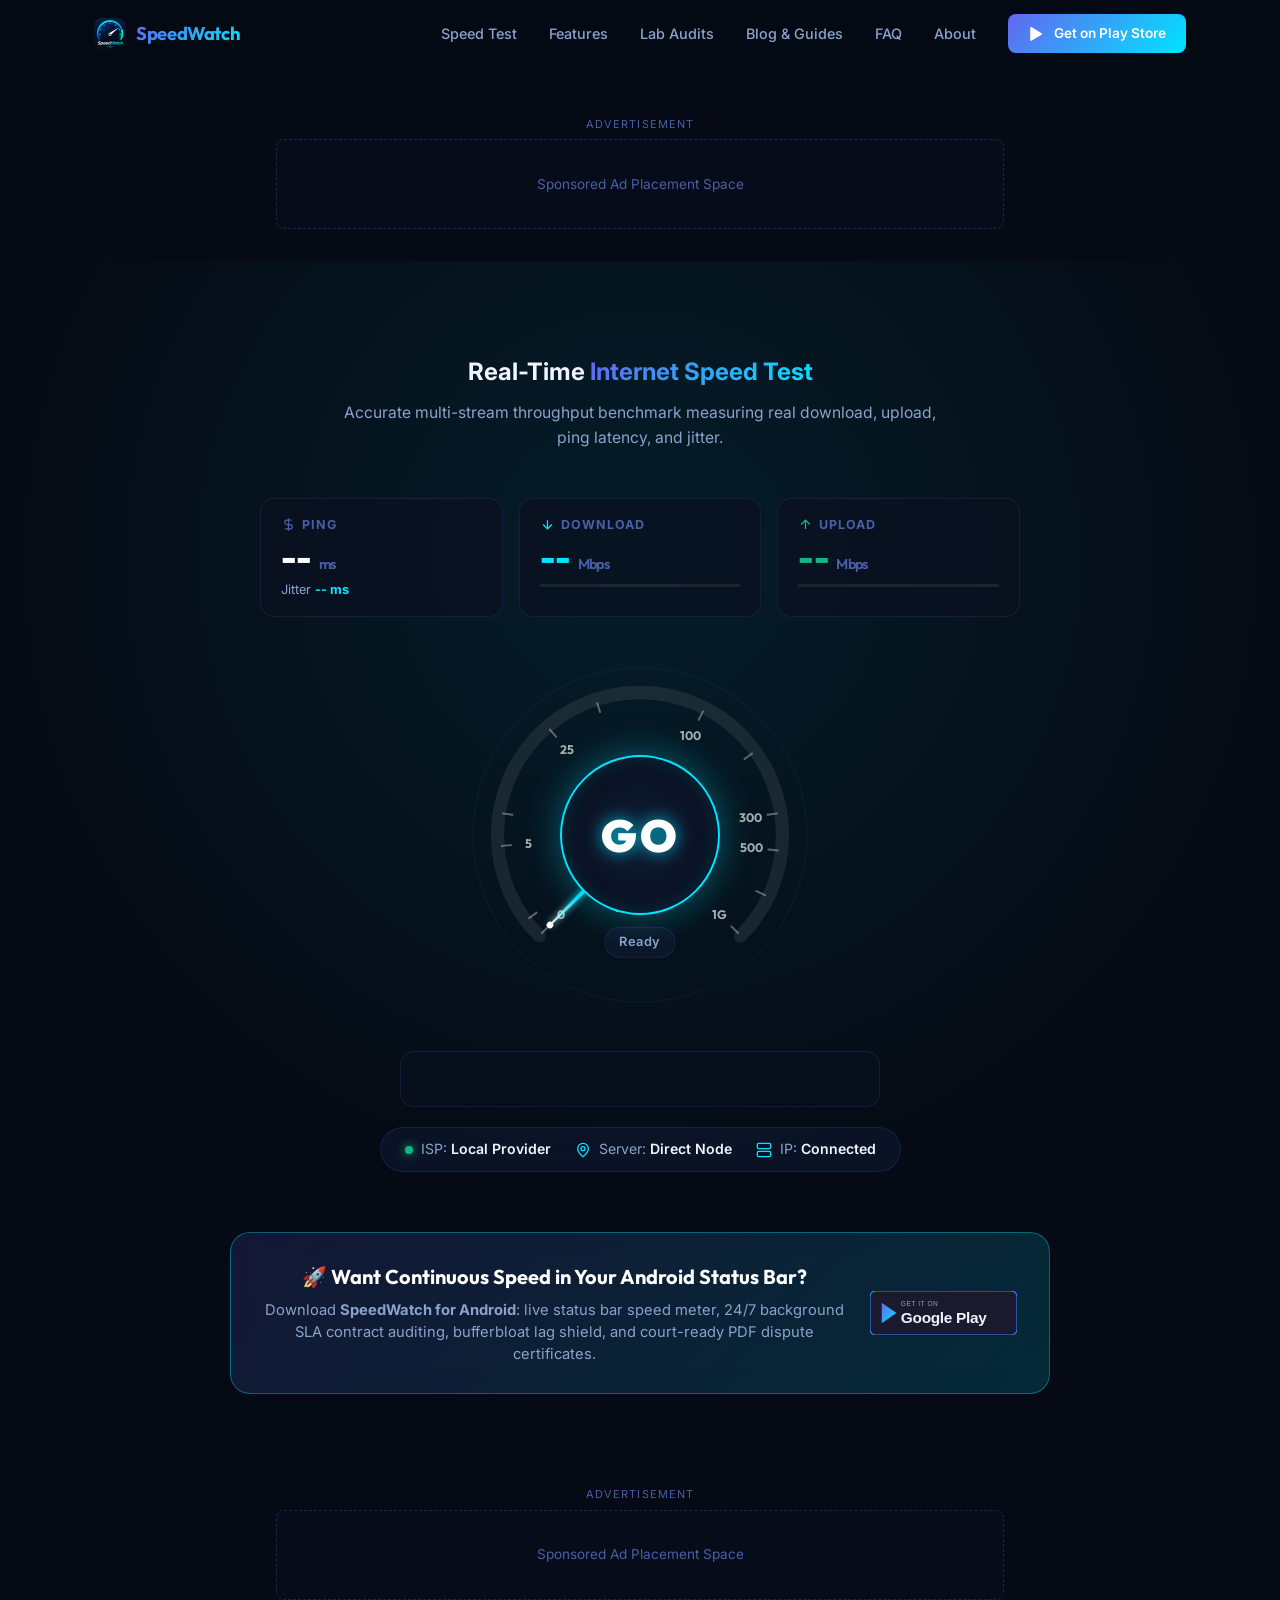
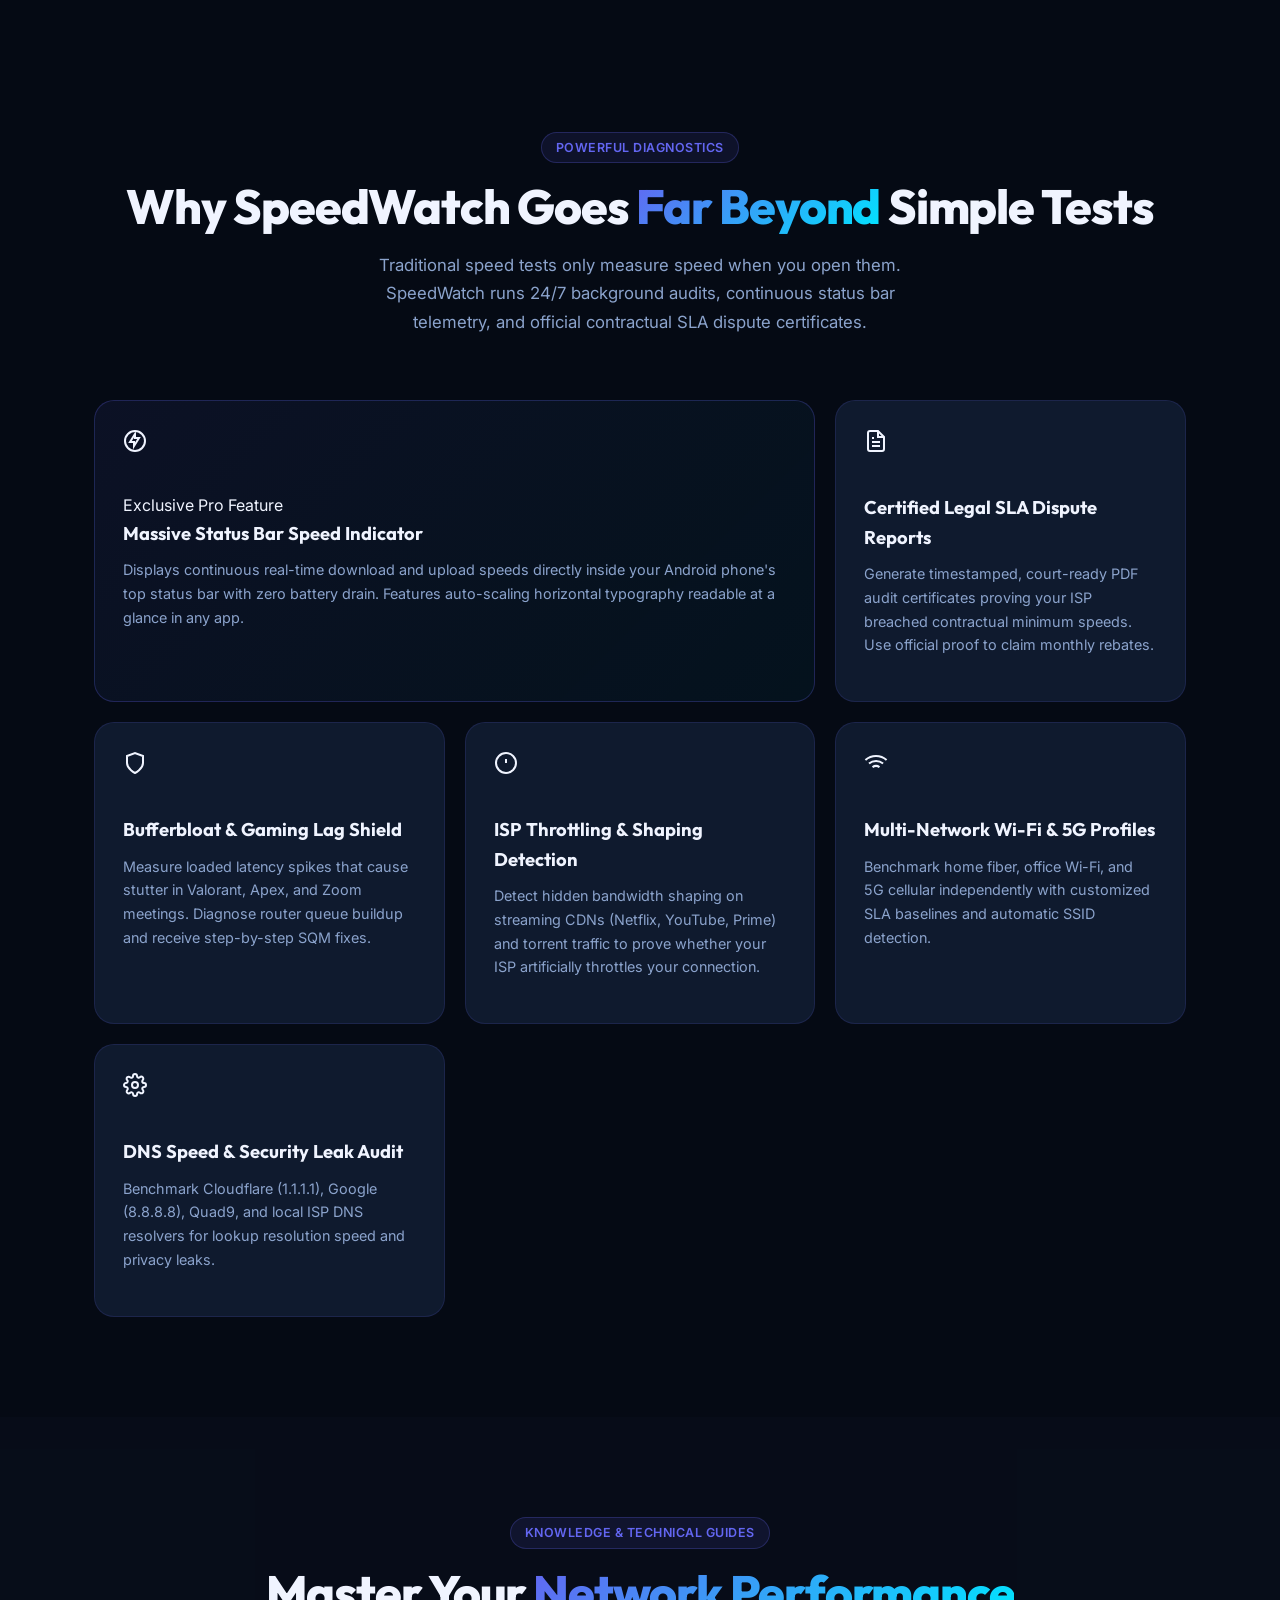
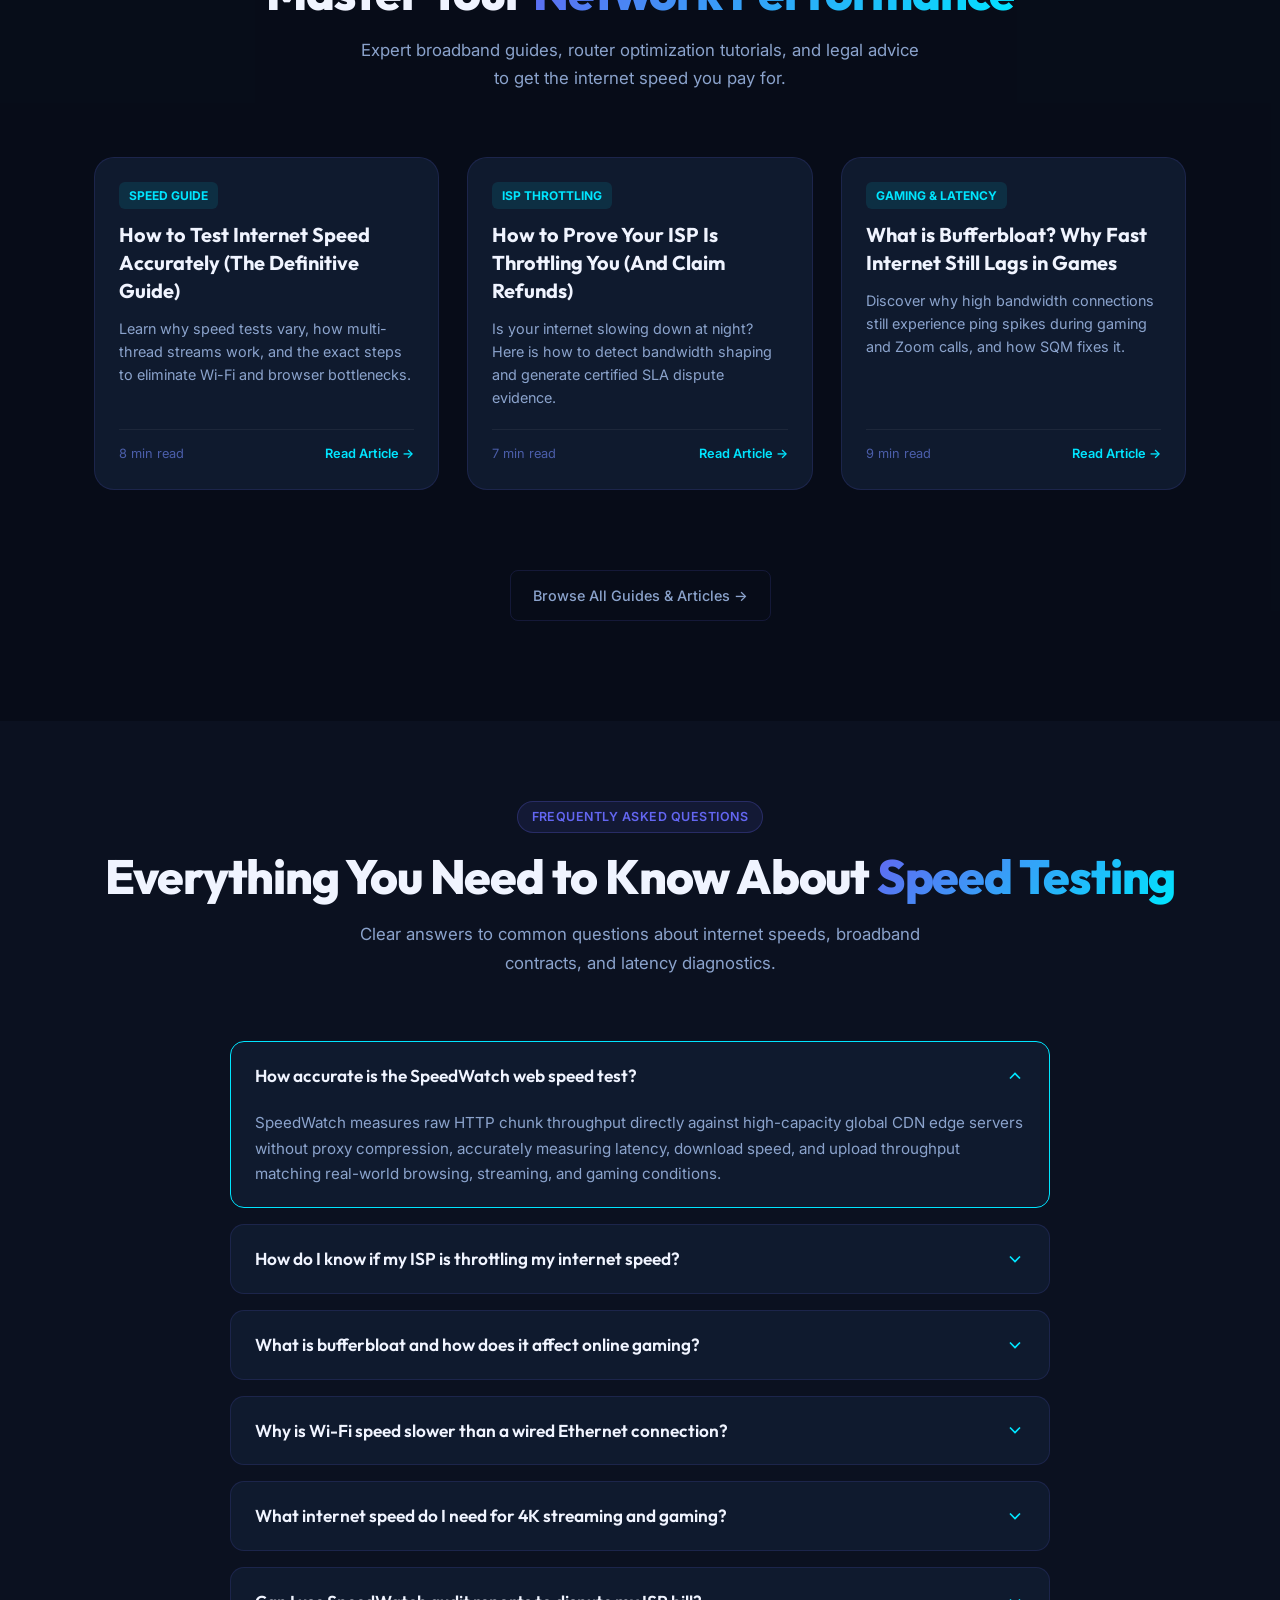
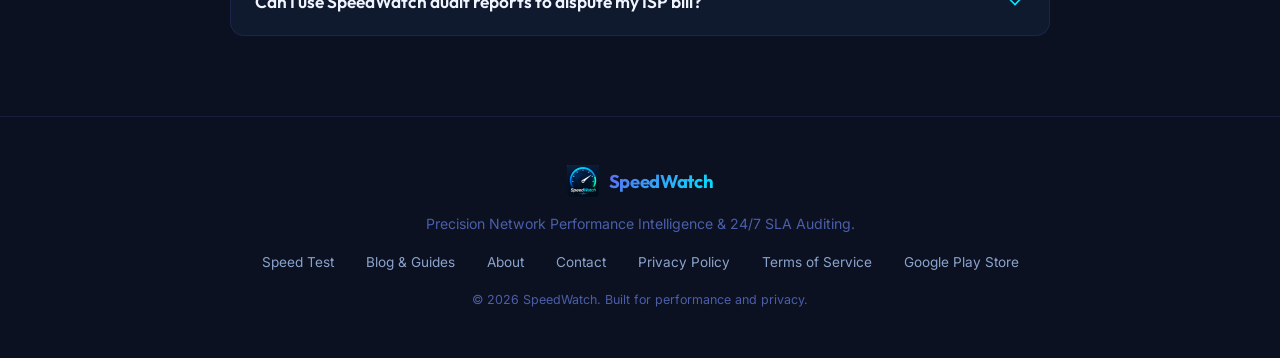
<file: index.html>
<!DOCTYPE html>
<html lang="en">

<head>
  <meta charset="UTF-8" />
  <meta name="viewport" content="width=device-width, initial-scale=1.0" />
  
  <!-- Primary Meta Tags -->
  <title>SpeedWatch – Free Internet Speed Test &amp; 24/7 Network Monitor</title>
  <meta name="title" content="SpeedWatch – Free Internet Speed Test &amp; 24/7 Network Monitor" />
  <meta name="description"
    content="Test your real internet download, upload, ping, jitter, and bufferbloat in seconds. Benchmark Wi-Fi, 5G, and broadband speeds, detect ISP throttling, and export certified SLA dispute PDF reports. Free on Android." />
  <meta name="keywords"
    content="internet speed test, speed test, wifi speed test, broadband speed test, ookla speedtest alternative, bufferbloat test, isp throttle test, 5g speed test, ping test, network monitor android, speedwatch" />
  <meta name="robots" content="index, follow, max-snippet:-1, max-image-preview:large, max-video-preview:-1" />
  <link rel="canonical" href="https://speedwatch-app.vercel.app/" />
  <meta name="author" content="SpeedWatch Team" />
  <meta name="theme-color" content="#050A14" />

  <!-- Open Graph / Facebook -->
  <meta property="og:type" content="website" />
  <meta property="og:url" content="https://speedwatch-app.vercel.app/" />
  <meta property="og:title" content="SpeedWatch – Free Internet Speed Test &amp; 24/7 Network Monitor" />
  <meta property="og:description"
    content="Accurately test download, upload, ping, and bufferbloat in seconds. Discover if your ISP is delivering promised speeds." />
  <meta property="og:image" content="https://speedwatch-app.vercel.app/assets/icon.png" />
  <meta property="og:site_name" content="SpeedWatch" />

  <!-- Twitter / X -->
  <meta property="twitter:card" content="summary_large_image" />
  <meta property="twitter:url" content="https://speedwatch-app.vercel.app/" />
  <meta property="twitter:title" content="SpeedWatch – Free Internet Speed Test &amp; 24/7 Network Monitor" />
  <meta property="twitter:description"
    content="Test your real internet speed in seconds. Detect ISP throttling, measure bufferbloat, and monitor 24/7 in your status bar." />
  <meta property="twitter:image" content="https://speedwatch-app.vercel.app/assets/icon.png" />

  <!-- Icons & Fonts -->
  <link rel="icon" href="assets/icon.png" type="image/png" />
  <link rel="apple-touch-icon" href="assets/icon.png" />
  <link rel="preconnect" href="https://fonts.googleapis.com" />
  <link rel="preconnect" href="https://fonts.gstatic.com" crossorigin />
  <link
    href="https://fonts.googleapis.com/css2?family=Inter:wght@300;400;500;600;700;800;900&family=Outfit:wght@400;500;600;700;800;900&display=swap"
    rel="stylesheet" />
  <link rel="stylesheet" href="style.css" />

  <!-- JSON-LD Structured Data Schemas for Google Search Console -->
  <script type="application/ld+json">
  {
    "@context": "https://schema.org",
    "@graph": [
      {
        "@type": "WebApplication",
        "@id": "https://speedwatch-app.vercel.app/#webapp",
        "url": "https://speedwatch-app.vercel.app/",
        "name": "SpeedWatch Online Internet Speed Test",
        "applicationCategory": "UtilitiesApplication",
        "operatingSystem": "All",
        "browserRequirements": "Requires HTML5 and JavaScript support",
        "description": "Professional in-browser broadband speed test calculating download speed, upload speed, latency ping, and jitter over edge servers.",
        "offers": {
          "@type": "Offer",
          "price": "0",
          "priceCurrency": "USD"
        }
      },
      {
        "@type": "SoftwareApplication",
        "@id": "https://speedwatch-app.vercel.app/#androidapp",
        "name": "SpeedWatch – Network Performance Monitor",
        "operatingSystem": "Android 8.0 and up",
        "applicationCategory": "UtilitiesApplication",
        "downloadUrl": "https://play.google.com/store/apps/details?id=com.speedwatch.app",
        "offers": {
          "@type": "Offer",
          "price": "0",
          "priceCurrency": "USD"
        },
        "aggregateRating": {
          "@type": "AggregateRating",
          "ratingValue": "4.9",
          "ratingCount": "1280"
        }
      },
      {
        "@type": "Organization",
        "@id": "https://speedwatch-app.vercel.app/#organization",
        "name": "SpeedWatch",
        "url": "https://speedwatch-app.vercel.app/",
        "logo": "https://speedwatch-app.vercel.app/assets/icon.png",
        "contactPoint": {
          "@type": "ContactPoint",
          "email": "cartoonworld7sb@gmail.com",
          "contactType": "customer support"
        }
      },
      {
        "@type": "FAQPage",
        "@id": "https://speedwatch-app.vercel.app/#faq",
        "mainEntity": [
          {
            "@type": "Question",
            "name": "How accurate is the SpeedWatch web speed test?",
            "acceptedAnswer": {
              "@type": "Answer",
              "text": "SpeedWatch measures raw HTTP chunk throughput directly against high-capacity global CDN edge servers without proxy compression, accurately measuring latency, download speed, and upload throughput matching real-world browsing, streaming, and gaming conditions."
            }
          },
          {
            "@type": "Question",
            "name": "How do I know if my ISP is throttling my internet speed?",
            "acceptedAnswer": {
              "@type": "Answer",
              "text": "ISP throttling commonly occurs during peak evening hours or on specific traffic types like video streaming and gaming. If your speed drops significantly below your contracted plan tier or fluctuates heavily, run diagnostic tests across different hours. The SpeedWatch Android app automates this with 24/7 background audits and official legal PDF dispute certificates."
            }
          },
          {
            "@type": "Question",
            "name": "What is bufferbloat and how does it affect online gaming?",
            "acceptedAnswer": {
              "@type": "Answer",
              "text": "Bufferbloat occurs when your router queues excessive packets during active downloads or uploads, causing severe latency spikes (lag). Even with 500 Mbps download, high bufferbloat creates rubber-banding in competitive games and frozen video on Zoom calls."
            }
          },
          {
            "@type": "Question",
            "name": "Why is Wi-Fi speed slower than a wired Ethernet connection?",
            "acceptedAnswer": {
              "@type": "Answer",
              "text": "Wi-Fi is subject to radio frequency interference from neighboring routers, physical wall attenuation, and protocol overhead. Ethernet provides a dedicated full-duplex shielded copper connection, typically delivering 20% to 50% faster real throughput with near-zero packet loss."
            }
          },
          {
            "@type": "Question",
            "name": "What internet speed do I need for 4K streaming and gaming?",
            "acceptedAnswer": {
              "@type": "Answer",
              "text": "A single 4K HDR video stream requires 25 Mbps continuous bandwidth. For households with multiple screens, smart TVs, and remote workers, 100–300 Mbps is recommended. For gaming, ping latency under 30 ms and jitter under 3 ms matter much more than raw download speed."
            }
          },
          {
            "@type": "Question",
            "name": "Can I use SpeedWatch audit reports to dispute my ISP bill?",
            "acceptedAnswer": {
              "@type": "Answer",
              "text": "Yes! The SpeedWatch Android app generates court-ready, timestamped, verified PDF SLA audit certificates proving contracted speed breaches, which users successfully submit to ISPs (Comcast, Spectrum, AT&T, Verizon) and regulatory bodies to claim monthly bill credits."
            }
          }
        ]
      }
    ]
  }
  </script>
</head>

<body>

  <!-- ===== NAVBAR ===== -->
  <nav class="navbar" id="navbar">
    <div class="nav-inner">
      <a href="/" class="nav-brand" aria-label="SpeedWatch Home">
        <img src="assets/icon.png" alt="SpeedWatch logo" class="nav-logo" />
        <span class="nav-wordmark">SpeedWatch</span>
      </a>
      <ul class="nav-links" role="navigation" aria-label="Main navigation">
        <li><a href="#speedtest" id="nav-speedtest">Speed Test</a></li>
        <li><a href="#features" id="nav-features">Features</a></li>
        <li><a href="#lab" id="nav-lab">Lab Audits</a></li>
        <li><a href="/blog/" id="nav-blog">Blog &amp; Guides</a></li>
        <li><a href="#faq" id="nav-faq">FAQ</a></li>
        <li><a href="about.html" id="nav-about">About</a></li>
      </ul>
      <a href="https://play.google.com/store/apps/details?id=com.speedwatch.app" class="btn-nav-cta" id="nav-cta"
        target="_blank" rel="noopener">
        <svg width="18" height="18" viewBox="0 0 24 24" fill="currentColor" aria-hidden="true">
          <path d="M3 20.5v-17c0-.83 1-1.3 1.6-.78l14 8.5c.53.32.53 1.04 0 1.36l-14 8.5c-.6.52-1.6.05-1.6-.78z" />
        </svg>
        Get on Play Store
      </a>
      <button class="hamburger" id="hamburger" aria-label="Open menu" aria-expanded="false">
        <span></span><span></span><span></span>
      </button>
    </div>
    <div class="mobile-menu" id="mobile-menu" aria-hidden="true">
      <a href="#speedtest">Speed Test</a>
      <a href="#features">Features</a>
      <a href="#lab">Lab Audits</a>
      <a href="/blog/">Blog &amp; Guides</a>
      <a href="#faq">FAQ</a>
      <a href="about.html">About SpeedWatch</a>
      <a href="contact.html">Contact &amp; Support</a>
      <a href="https://play.google.com/store/apps/details?id=com.speedwatch.app" target="_blank" rel="noopener"
        class="mobile-cta">Download Android App</a>
    </div>
  </nav>

  <!-- ===== ADSENSE LEADERBOARD (TOP) ===== -->
  <div class="container" style="padding-top: calc(var(--nav-h) + 16px);">
    <div class="ad-slot-container">
      <div class="ad-label">Advertisement</div>
      <div class="ad-box ad-leaderboard" id="ad-top-leaderboard">
        <!-- Google AdSense Ad Slot (Responsive Leaderboard 728x90) -->
        <span>Sponsored Ad Placement Space</span>
      </div>
    </div>
  </div>

  <!-- ===== SPEEDTEST.NET-STYLE HERO INTERACTIVE ENGINE ===== -->
  <section class="speedtest-section" id="speedtest" aria-labelledby="speedtest-title">
    <div class="container speedtest-arena">

      <header class="speedtest-header">
        <h1 id="speedtest-title" style="margin-bottom: 8px;">
          Real-Time <span class="gradient-text">Internet Speed Test</span>
        </h1>
        <p style="color: var(--text-secondary); max-width: 620px; margin: 0 auto 28px; font-size: 0.98rem;">
          Accurate multi-stream throughput benchmark measuring real download, upload, ping latency, and jitter.
        </p>
      </header>

      <!-- Top Primary 3-Metrics Display (Speedtest.net style) -->
      <div class="speedtest-top-metrics">
        <!-- Ping & Jitter Card -->
        <div class="metric-card" id="metric-ping-card">
          <div class="metric-card-label">
            <svg width="15" height="15" viewBox="0 0 24 24" fill="none" stroke="currentColor" stroke-width="2">
              <path d="M12 2v20M17 5H9.5a3.5 3.5 0 0 0 0 7h5a3.5 3.5 0 0 1 0 7H6"/>
            </svg>
            PING
          </div>
          <div class="metric-card-val"><span id="ping-value">--</span> <small class="metric-unit">ms</small></div>
          <div class="metric-card-sub">Jitter <strong id="jitter-value">-- ms</strong></div>
        </div>

        <!-- Download Card -->
        <div class="metric-card" id="metric-download-card">
          <div class="metric-card-label">
            <svg width="15" height="15" viewBox="0 0 24 24" fill="none" stroke="#00E5FF" stroke-width="2">
              <path d="M12 5v14M19 12l-7 7-7-7"/>
            </svg>
            DOWNLOAD
          </div>
          <div class="metric-card-val" style="color: #00E5FF;"><span id="download-value">--</span> <small class="metric-unit">Mbps</small></div>
          <div class="metric-progress-line"><div class="metric-progress-fill" id="dl-progress-fill"></div></div>
        </div>

        <!-- Upload Card -->
        <div class="metric-card" id="metric-upload-card">
          <div class="metric-card-label">
            <svg width="15" height="15" viewBox="0 0 24 24" fill="none" stroke="#10B981" stroke-width="2">
              <path d="M12 19V5M5 12l7-7 7 7"/>
            </svg>
            UPLOAD
          </div>
          <div class="metric-card-val" style="color: #10B981;"><span id="upload-value">--</span> <small class="metric-unit">Mbps</small></div>
          <div class="metric-progress-line"><div class="metric-progress-fill" id="ul-progress-fill"></div></div>
        </div>
      </div>

      <!-- Central Speedometer Gauge (Speedtest.net style) -->
      <div class="gauge-wrapper" id="speedtest-container">
        <svg class="gauge-svg" viewBox="0 0 400 400" aria-hidden="true">
          <defs>
            <linearGradient id="cyan-indigo-gradient" x1="0%" y1="0%" x2="100%" y2="100%">
              <stop offset="0%" stop-color="#6366F1" />
              <stop offset="50%" stop-color="#00E5FF" />
              <stop offset="100%" stop-color="#10B981" />
            </linearGradient>
            <linearGradient id="needle-gradient" x1="0%" y1="100%" x2="0%" y2="0%">
              <stop offset="0%" stop-color="rgba(0, 229, 255, 0.2)" />
              <stop offset="70%" stop-color="#00E5FF" />
              <stop offset="100%" stop-color="#FFFFFF" />
            </linearGradient>
            <filter id="needle-glow" x="-50%" y="-50%" width="200%" height="200%">
              <feGaussianBlur in="SourceGraphic" stdDeviation="4" result="blur" />
              <feMerge>
                <feMergeNode in="blur" />
                <feMergeNode in="SourceGraphic" />
              </feMerge>
            </filter>
          </defs>

          <!-- Outer Glow Track -->
          <circle class="gauge-outer-ring" cx="200" cy="200" r="176" />

          <!-- Background 270-deg Track (Arc: 706.86, Gap: 235.62, Radius: 150) -->
          <circle class="gauge-track" cx="200" cy="200" r="150"
            stroke-dasharray="706.86 235.62"
            stroke-dashoffset="0"
            transform="rotate(135 200 200)" />

          <!-- Dynamic Active Arc (Circumference: 942.48) -->
          <circle class="gauge-arc" id="gauge-arc" cx="200" cy="200" r="150"
            stroke-dasharray="942.48"
            stroke-dashoffset="942.48"
            transform="rotate(135 200 200)" />

          <!-- Dial Tick Lines & Numbers (Non-linear Scale) -->
          <g class="gauge-ticks">
            <line x1="103.8" y1="296.2" x2="96.8" y2="303.2" class="gauge-tick-line" />
            <line x1="91.2" y1="281.7" x2="83.2" y2="287.7" class="gauge-tick-line" />
            <line x1="64.4" y1="210.7" x2="54.5" y2="211.5" class="gauge-tick-line" />
            <line x1="65.7" y1="178.7" x2="55.8" y2="177.2" class="gauge-tick-line" />
            <line x1="111.7" y1="96.6" x2="105.2" y2="89.0" class="gauge-tick-line" />
            <line x1="158.0" y1="70.7" x2="154.9" y2="61.1" class="gauge-tick-line" />
            <line x1="261.7" y1="78.8" x2="266.3" y2="69.9" class="gauge-tick-line" />
            <line x1="310.0" y1="120.1" x2="318.1" y2="114.2" class="gauge-tick-line" />
            <line x1="334.3" y1="178.7" x2="344.2" y2="177.2" class="gauge-tick-line" />
            <line x1="335.1" y1="215.2" x2="345.1" y2="216.3" class="gauge-tick-line" />
            <line x1="322.5" y1="259.0" x2="331.5" y2="263.3" class="gauge-tick-line" />
            <line x1="296.2" y1="296.2" x2="303.2" y2="303.2" class="gauge-tick-line" />
            <text x="116.6" y="283.4">0</text>
            <text x="82.4" y="209.3">5</text>
            <text x="123.4" y="110.3">25</text>
            <text x="253.6" y="94.9">100</text>
            <text x="316.5" y="181.5">300</text>
            <text x="317.3" y="213.2">500</text>
            <text x="283.4" y="283.4">1G</text>
          </g>

          <!-- Needle Indicator -->
          <g class="gauge-needle" id="gauge-needle">
            <polygon points="196,200 204,200 201,66 199,66" fill="url(#needle-gradient)" filter="url(#needle-glow)" />
            <circle cx="200" cy="66" r="3.5" fill="#FFFFFF" />
            <circle cx="200" cy="200" r="16" class="gauge-hub" />
            <circle cx="200" cy="200" r="6" fill="#00E5FF" />
          </g>
        </svg>

        <!-- Center Interactive "GO" Button (Idle State) -->
        <button class="btn-speedtest-go" id="speedtest-start-btn" aria-label="Start Speed Test">
          <span class="go-pulse-ring"></span>
          <span class="go-text">GO</span>
        </button>

        <!-- Central Digital Readout (Testing State) -->
        <div class="gauge-center-readout" id="gauge-readout">
          <span class="gauge-digital-speed" id="live-speed-value">0.0</span>
          <span class="gauge-digital-unit" id="live-speed-unit">Mbps</span>
          <div class="test-phase-badge" id="test-phase-label">Ready</div>
        </div>
      </div>

      <!-- Real-Time Sparkline Waveform Canvas -->
      <div class="sparkline-container">
        <canvas id="speed-sparkline-canvas" width="480" height="56"></canvas>
      </div>

      <!-- Telemetry Info Bar (Client ISP, Server, IP) -->
      <div class="speedtest-telemetry-bar">
        <div class="telemetry-item">
          <span class="telemetry-dot"></span>
          <span>ISP: <strong id="isp-name-value">Detecting Network...</strong></span>
        </div>
        <div class="telemetry-item">
          <svg width="16" height="16" viewBox="0 0 24 24" fill="none" stroke="currentColor" stroke-width="2">
            <path d="M12 2a8 8 0 0 0-8 8c0 5.25 8 12 8 12s8-6.75 8-12a8 8 0 0 0-8-8z"/>
            <circle cx="12" cy="10" r="3"/>
          </svg>
          <span>Server: <strong id="server-location-value">Global Edge Network</strong></span>
        </div>
        <div class="telemetry-item">
          <svg width="16" height="16" viewBox="0 0 24 24" fill="none" stroke="currentColor" stroke-width="2">
            <rect x="2" y="2" width="20" height="8" rx="2" ry="2"/>
            <rect x="2" y="14" width="20" height="8" rx="2" ry="2"/>
            <line x1="6" y1="6" x2="6.01" y2="6"/>
            <line x1="6" y1="18" x2="6.01" y2="18"/>
          </svg>
          <span>IP: <strong id="client-ip-value">Detecting...</strong></span>
        </div>
      </div>

      <!-- Test Completed Results Summary Card -->
      <div class="speedtest-results-card is-hidden" id="speedtest-results-card">
        <div class="result-card-header">
          <div>
            <div class="result-card-title">Network Audit Summary</div>
            <div style="font-size: 0.85rem; color: var(--text-muted); margin-top: 4px;">Measured against Cloudflare Global Edge</div>
          </div>
          <div class="result-grade-badge" id="result-grade-badge">
            <span class="badge-grade">A+</span>
            <span class="badge-label">Broadband Certified</span>
          </div>
        </div>

        <!-- Results Metrics Breakdown Grid -->
        <div class="result-metrics-summary">
          <div class="result-metric-item">
            <span class="result-metric-label">Download</span>
            <div class="result-metric-value" style="color: #00E5FF;"><strong id="res-download-val">--</strong> <small>Mbps</small></div>
          </div>
          <div class="result-metric-item">
            <span class="result-metric-label">Upload</span>
            <div class="result-metric-value" style="color: #10B981;"><strong id="res-upload-val">--</strong> <small>Mbps</small></div>
          </div>
          <div class="result-metric-item">
            <span class="result-metric-label">Ping</span>
            <div class="result-metric-value"><strong id="res-ping-val">--</strong> <small>ms</small></div>
          </div>
          <div class="result-metric-item">
            <span class="result-metric-label">Jitter</span>
            <div class="result-metric-value"><strong id="res-jitter-val">--</strong> <small>ms</small></div>
          </div>
        </div>

        <p style="font-size: 0.95rem; color: var(--text-secondary); line-height: 1.6; margin-bottom: 20px;">
          Your connection was benchmarked with high precision. For persistent 24/7 background auditing and official court-ready SLA breach dispute PDF reports, get the SpeedWatch Android app.
        </p>

        <div class="result-actions">
          <button class="btn-primary" id="speedtest-restart-btn">Test Again ↺</button>
          <button class="btn-ghost" id="speedtest-share-btn">Share Result 🔗</button>
        </div>
      </div>

      <!-- Conversion Box: Web Test -> Android App -->
      <div class="app-conversion-box">
        <div class="app-conversion-content">
          <h4>🚀 Want Continuous Speed in Your Android Status Bar?</h4>
          <p>
            Download <strong>SpeedWatch for Android</strong>: live status bar speed meter, 24/7 background SLA contract auditing, bufferbloat lag shield, and court-ready PDF dispute certificates.
          </p>
        </div>
        <div class="app-conversion-cta">
          <a href="https://play.google.com/store/apps/details?id=com.speedwatch.app" target="_blank" rel="noopener"
            class="btn-primary" aria-label="Get SpeedWatch on Google Play">
            <img src="assets/google-play-badge.svg" alt="Get it on Google Play" style="height: 44px;" />
          </a>
        </div>
      </div>

    </div>
  </section>

  <!-- ===== MID-CONTENT AD SLOT ===== -->
  <div class="container">
    <div class="ad-slot-container">
      <div class="ad-label">Advertisement</div>
      <div class="ad-box ad-leaderboard" id="ad-mid-banner">
        <span>Sponsored Ad Placement Space</span>
      </div>
    </div>
  </div>

  <!-- ===== CORE APP FEATURES ===== -->
  <section class="section" id="features" aria-labelledby="features-heading">
    <div class="container">
      <div class="section-header">
        <span class="section-tag">Powerful Diagnostics</span>
        <h2 id="features-heading">Why SpeedWatch Goes <span class="gradient-text">Far Beyond</span> Simple Tests</h2>
        <p class="section-sub">
          Traditional speed tests only measure speed when you open them. SpeedWatch runs 24/7 background audits, continuous status bar telemetry, and official contractual SLA dispute certificates.
        </p>
      </div>

      <div class="features-grid">
        <div class="feature-card feature-card--highlight">
          <div class="feature-icon feature-icon--cyan">
            <svg width="24" height="24" viewBox="0 0 24 24" fill="none" stroke="currentColor" stroke-width="2">
              <path d="M12 2C6.48 2 2 6.48 2 12s4.48 10 10 10 10-4.48 10-10S17.52 2 12 2zm-1 15v-4H7l5-8v4h4l-5 8z" />
            </svg>
          </div>
          <div class="feature-tag">Exclusive Pro Feature</div>
          <h3>Massive Status Bar Speed Indicator</h3>
          <p>
            Displays continuous real-time download and upload speeds directly inside your Android phone's top status bar with zero battery drain. Features auto-scaling horizontal typography readable at a glance in any app.
          </p>
        </div>

        <div class="feature-card">
          <div class="feature-icon feature-icon--indigo">
            <svg width="24" height="24" viewBox="0 0 24 24" fill="none" stroke="currentColor" stroke-width="2">
              <path d="M14 2H6a2 2 0 0 0-2 2v16a2 2 0 0 0 2 2h12a2 2 0 0 0 2-2V8z" />
              <polyline points="14 2 14 8 20 8" />
              <line x1="16" y1="13" x2="8" y2="13" />
              <line x1="16" y1="17" x2="8" y2="17" />
              <polyline points="10 9 9 9 8 9" />
            </svg>
          </div>
          <h3>Certified Legal SLA Dispute Reports</h3>
          <p>
            Generate timestamped, court-ready PDF audit certificates proving your ISP breached contractual minimum speeds. Use official proof to claim monthly rebates.
          </p>
        </div>

        <div class="feature-card">
          <div class="feature-icon feature-icon--green">
            <svg width="24" height="24" viewBox="0 0 24 24" fill="none" stroke="currentColor" stroke-width="2">
              <path d="M12 22s8-4 8-10V5l-8-3-8 3v7c0 6 8 10 8 10z" />
            </svg>
          </div>
          <h3>Bufferbloat &amp; Gaming Lag Shield</h3>
          <p>
            Measure loaded latency spikes that cause stutter in Valorant, Apex, and Zoom meetings. Diagnose router queue buildup and receive step-by-step SQM fixes.
          </p>
        </div>

        <div class="feature-card">
          <div class="feature-icon feature-icon--yellow">
            <svg width="24" height="24" viewBox="0 0 24 24" fill="none" stroke="currentColor" stroke-width="2">
              <circle cx="12" cy="12" r="10" />
              <line x1="12" y1="8" x2="12" y2="12" />
              <line x1="12" y1="16" x2="12.01" y2="16" />
            </svg>
          </div>
          <h3>ISP Throttling &amp; Shaping Detection</h3>
          <p>
            Detect hidden bandwidth shaping on streaming CDNs (Netflix, YouTube, Prime) and torrent traffic to prove whether your ISP artificially throttles your connection.
          </p>
        </div>

        <div class="feature-card">
          <div class="feature-icon feature-icon--red">
            <svg width="24" height="24" viewBox="0 0 24 24" fill="none" stroke="currentColor" stroke-width="2">
              <path d="M5 12.55a11 11 0 0 1 14.08 0M1.42 9a16 16 0 0 1 21.16 0M8.53 16.11a6 6 0 0 1 6.95 0M12 20h.01" />
            </svg>
          </div>
          <h3>Multi-Network Wi-Fi &amp; 5G Profiles</h3>
          <p>
            Benchmark home fiber, office Wi-Fi, and 5G cellular independently with customized SLA baselines and automatic SSID detection.
          </p>
        </div>

        <div class="feature-card">
          <div class="feature-icon feature-icon--cyan">
            <svg width="24" height="24" viewBox="0 0 24 24" fill="none" stroke="currentColor" stroke-width="2">
              <circle cx="12" cy="12" r="3" />
              <path d="M19.4 15a1.65 1.65 0 0 0 .33 1.82l.06.06a2 2 0 0 1 0 2.83 2 2 0 0 1-2.83 0l-.06-.06a1.65 1.65 0 0 0-1.82-.33 1.65 1.65 0 0 0-1 1.51V21a2 2 0 0 1-2 2 2 2 0 0 1-2-2v-.09A1.65 1.65 0 0 0 9 19.4a1.65 1.65 0 0 0-1.82.33l-.06.06a2 2 0 0 1-2.83 0 2 2 0 0 1 0-2.83l.06-.06a1.65 1.65 0 0 0 .33-1.82 1.65 1.65 0 0 0-1.51-1H3a2 2 0 0 1-2-2 2 2 0 0 1 2-2h.09A1.65 1.65 0 0 0 4.6 9a1.65 1.65 0 0 0-.33-1.82l-.06-.06a2 2 0 0 1 0-2.83 2 2 0 0 1 2.83 0l.06.06a1.65 1.65 0 0 0 1.82.33H9a1.65 1.65 0 0 0 1-1.51V3a2 2 0 0 1 2-2 2 2 0 0 1 2 2v.09a1.65 1.65 0 0 0 1 1.51 1.65 1.65 0 0 0 1.82-.33l.06-.06a2 2 0 0 1 2.83 0 2 2 0 0 1 0 2.83l-.06.06a1.65 1.65 0 0 0-.33 1.82V9a1.65 1.65 0 0 0 1.51 1H21a2 2 0 0 1 2 2 2 2 0 0 1-2 2h-.09a1.65 1.65 0 0 0-1.51 1z" />
            </svg>
          </div>
          <h3>DNS Speed &amp; Security Leak Audit</h3>
          <p>
            Benchmark Cloudflare (1.1.1.1), Google (8.8.8.8), Quad9, and local ISP DNS resolvers for lookup resolution speed and privacy leaks.
          </p>
        </div>
      </div>
    </div>
  </section>

  <!-- ===== LATEST BLOG ARTICLES (HIGH-INTENT SEO CONTENT) ===== -->
  <section class="section" style="background: rgba(11, 17, 32, 0.4);" aria-labelledby="blog-heading">
    <div class="container">
      <div class="section-header">
        <span class="section-tag">Knowledge &amp; Technical Guides</span>
        <h2 id="blog-heading">Master Your <span class="gradient-text">Network Performance</span></h2>
        <p class="section-sub">
          Expert broadband guides, router optimization tutorials, and legal advice to get the internet speed you pay for.
        </p>
      </div>

      <div class="blog-grid">
        <article class="blog-card">
          <div class="blog-card-body">
            <span class="blog-card-tag">Speed Guide</span>
            <h3 class="blog-card-title">
              <a href="/blog/how-to-test-internet-speed-accurately.html">How to Test Internet Speed Accurately (The Definitive Guide)</a>
            </h3>
            <p class="blog-card-excerpt">
              Learn why speed tests vary, how multi-thread streams work, and the exact steps to eliminate Wi-Fi and browser bottlenecks.
            </p>
            <div class="blog-card-meta">
              <span>8 min read</span>
              <a href="/blog/how-to-test-internet-speed-accurately.html" style="color: var(--cyan); font-weight: 600;">Read Article →</a>
            </div>
          </div>
        </article>

        <article class="blog-card">
          <div class="blog-card-body">
            <span class="blog-card-tag">ISP Throttling</span>
            <h3 class="blog-card-title">
              <a href="/blog/how-to-detect-isp-throttling.html">How to Prove Your ISP Is Throttling You (And Claim Refunds)</a>
            </h3>
            <p class="blog-card-excerpt">
              Is your internet slowing down at night? Here is how to detect bandwidth shaping and generate certified SLA dispute evidence.
            </p>
            <div class="blog-card-meta">
              <span>7 min read</span>
              <a href="/blog/how-to-detect-isp-throttling.html" style="color: var(--cyan); font-weight: 600;">Read Article →</a>
            </div>
          </div>
        </article>

        <article class="blog-card">
          <div class="blog-card-body">
            <span class="blog-card-tag">Gaming &amp; Latency</span>
            <h3 class="blog-card-title">
              <a href="/blog/what-is-bufferbloat-how-to-fix.html">What is Bufferbloat? Why Fast Internet Still Lags in Games</a>
            </h3>
            <p class="blog-card-excerpt">
              Discover why high bandwidth connections still experience ping spikes during gaming and Zoom calls, and how SQM fixes it.
            </p>
            <div class="blog-card-meta">
              <span>9 min read</span>
              <a href="/blog/what-is-bufferbloat-how-to-fix.html" style="color: var(--cyan); font-weight: 600;">Read Article →</a>
            </div>
          </div>
        </article>
      </div>

      <div style="text-align: center; margin-top: 16px;">
        <a href="/blog/" class="btn-ghost" style="display: inline-block;">Browse All Guides &amp; Articles →</a>
      </div>
    </div>
  </section>

  <!-- ===== SEARCH CONSOLE HIGH-RANKING FAQ ACCORDION ===== -->
  <section class="faq-section" id="faq" aria-labelledby="faq-title">
    <div class="container">
      <div class="section-header">
        <span class="section-tag">Frequently Asked Questions</span>
        <h2 id="faq-title">Everything You Need to Know About <span class="gradient-text">Speed Testing</span></h2>
        <p class="section-sub">
          Clear answers to common questions about internet speeds, broadband contracts, and latency diagnostics.
        </p>
      </div>

      <div class="faq-list">
        <div class="faq-item active">
          <button class="faq-question">
            <span>How accurate is the SpeedWatch web speed test?</span>
            <svg width="20" height="20" viewBox="0 0 24 24" fill="none" stroke="currentColor" stroke-width="2">
              <polyline points="6 9 12 15 18 9" />
            </svg>
          </button>
          <div class="faq-answer">
            SpeedWatch measures raw HTTP chunk throughput directly against high-capacity global CDN edge servers without proxy compression, accurately measuring latency, download speed, and upload throughput matching real-world browsing, streaming, and gaming conditions.
          </div>
        </div>

        <div class="faq-item">
          <button class="faq-question">
            <span>How do I know if my ISP is throttling my internet speed?</span>
            <svg width="20" height="20" viewBox="0 0 24 24" fill="none" stroke="currentColor" stroke-width="2">
              <polyline points="6 9 12 15 18 9" />
            </svg>
          </button>
          <div class="faq-answer">
            ISP throttling commonly occurs during peak evening hours or on specific traffic types like video streaming and gaming. If your speed drops significantly below your contracted plan tier or fluctuates heavily, run diagnostic tests across different hours. The SpeedWatch Android app automates this with 24/7 background audits and official legal PDF dispute certificates.
          </div>
        </div>

        <div class="faq-item">
          <button class="faq-question">
            <span>What is bufferbloat and how does it affect online gaming?</span>
            <svg width="20" height="20" viewBox="0 0 24 24" fill="none" stroke="currentColor" stroke-width="2">
              <polyline points="6 9 12 15 18 9" />
            </svg>
          </button>
          <div class="faq-answer">
            Bufferbloat occurs when your router queues excessive packets during active downloads or uploads, causing severe latency spikes (lag). Even with 500 Mbps download, high bufferbloat creates rubber-banding in competitive games and frozen video on Zoom calls.
          </div>
        </div>

        <div class="faq-item">
          <button class="faq-question">
            <span>Why is Wi-Fi speed slower than a wired Ethernet connection?</span>
            <svg width="20" height="20" viewBox="0 0 24 24" fill="none" stroke="currentColor" stroke-width="2">
              <polyline points="6 9 12 15 18 9" />
            </svg>
          </button>
          <div class="faq-answer">
            Wi-Fi is subject to radio frequency interference from neighboring routers, physical wall attenuation, and protocol overhead. Ethernet provides a dedicated full-duplex shielded copper connection, typically delivering 20% to 50% faster real throughput with near-zero packet loss.
          </div>
        </div>

        <div class="faq-item">
          <button class="faq-question">
            <span>What internet speed do I need for 4K streaming and gaming?</span>
            <svg width="20" height="20" viewBox="0 0 24 24" fill="none" stroke="currentColor" stroke-width="2">
              <polyline points="6 9 12 15 18 9" />
            </svg>
          </button>
          <div class="faq-answer">
            A single 4K HDR video stream requires 25 Mbps continuous bandwidth. For households with multiple screens, smart TVs, and remote workers, 100–300 Mbps is recommended. For gaming, ping latency under 30 ms and jitter under 3 ms matter much more than raw download speed.
          </div>
        </div>

        <div class="faq-item">
          <button class="faq-question">
            <span>Can I use SpeedWatch audit reports to dispute my ISP bill?</span>
            <svg width="20" height="20" viewBox="0 0 24 24" fill="none" stroke="currentColor" stroke-width="2">
              <polyline points="6 9 12 15 18 9" />
            </svg>
          </button>
          <div class="faq-answer">
            Yes! The SpeedWatch Android app generates court-ready, timestamped, verified PDF SLA audit certificates proving contracted speed breaches, which users successfully submit to ISPs (Comcast, Spectrum, AT&T, Verizon) and regulatory bodies to claim monthly bill credits.
          </div>
        </div>
      </div>
    </div>
  </section>

  <!-- ===== FOOTER ===== -->
  <footer class="footer">
    <div class="container footer-inner">
      <div class="footer-brand">
        <img src="assets/icon.png" alt="SpeedWatch logo" style="width: 32px; height: 32px;" />
        <span class="nav-wordmark">SpeedWatch</span>
      </div>
      <p class="footer-tagline">
        Precision Network Performance Intelligence &amp; 24/7 SLA Auditing.
      </p>
      <div class="footer-links">
        <a href="#speedtest">Speed Test</a>
        <a href="/blog/">Blog &amp; Guides</a>
        <a href="about.html">About</a>
        <a href="contact.html">Contact</a>
        <a href="privacy.html">Privacy Policy</a>
        <a href="terms.html">Terms of Service</a>
        <a href="https://play.google.com/store/apps/details?id=com.speedwatch.app" target="_blank" rel="noopener">Google Play Store</a>
      </div>
      <p class="footer-copy">
        &copy; 2026 SpeedWatch. Built for performance and privacy.
      </p>
    </div>
  </footer>

  <script src="script.js"></script>
</body>

</html>
</file>
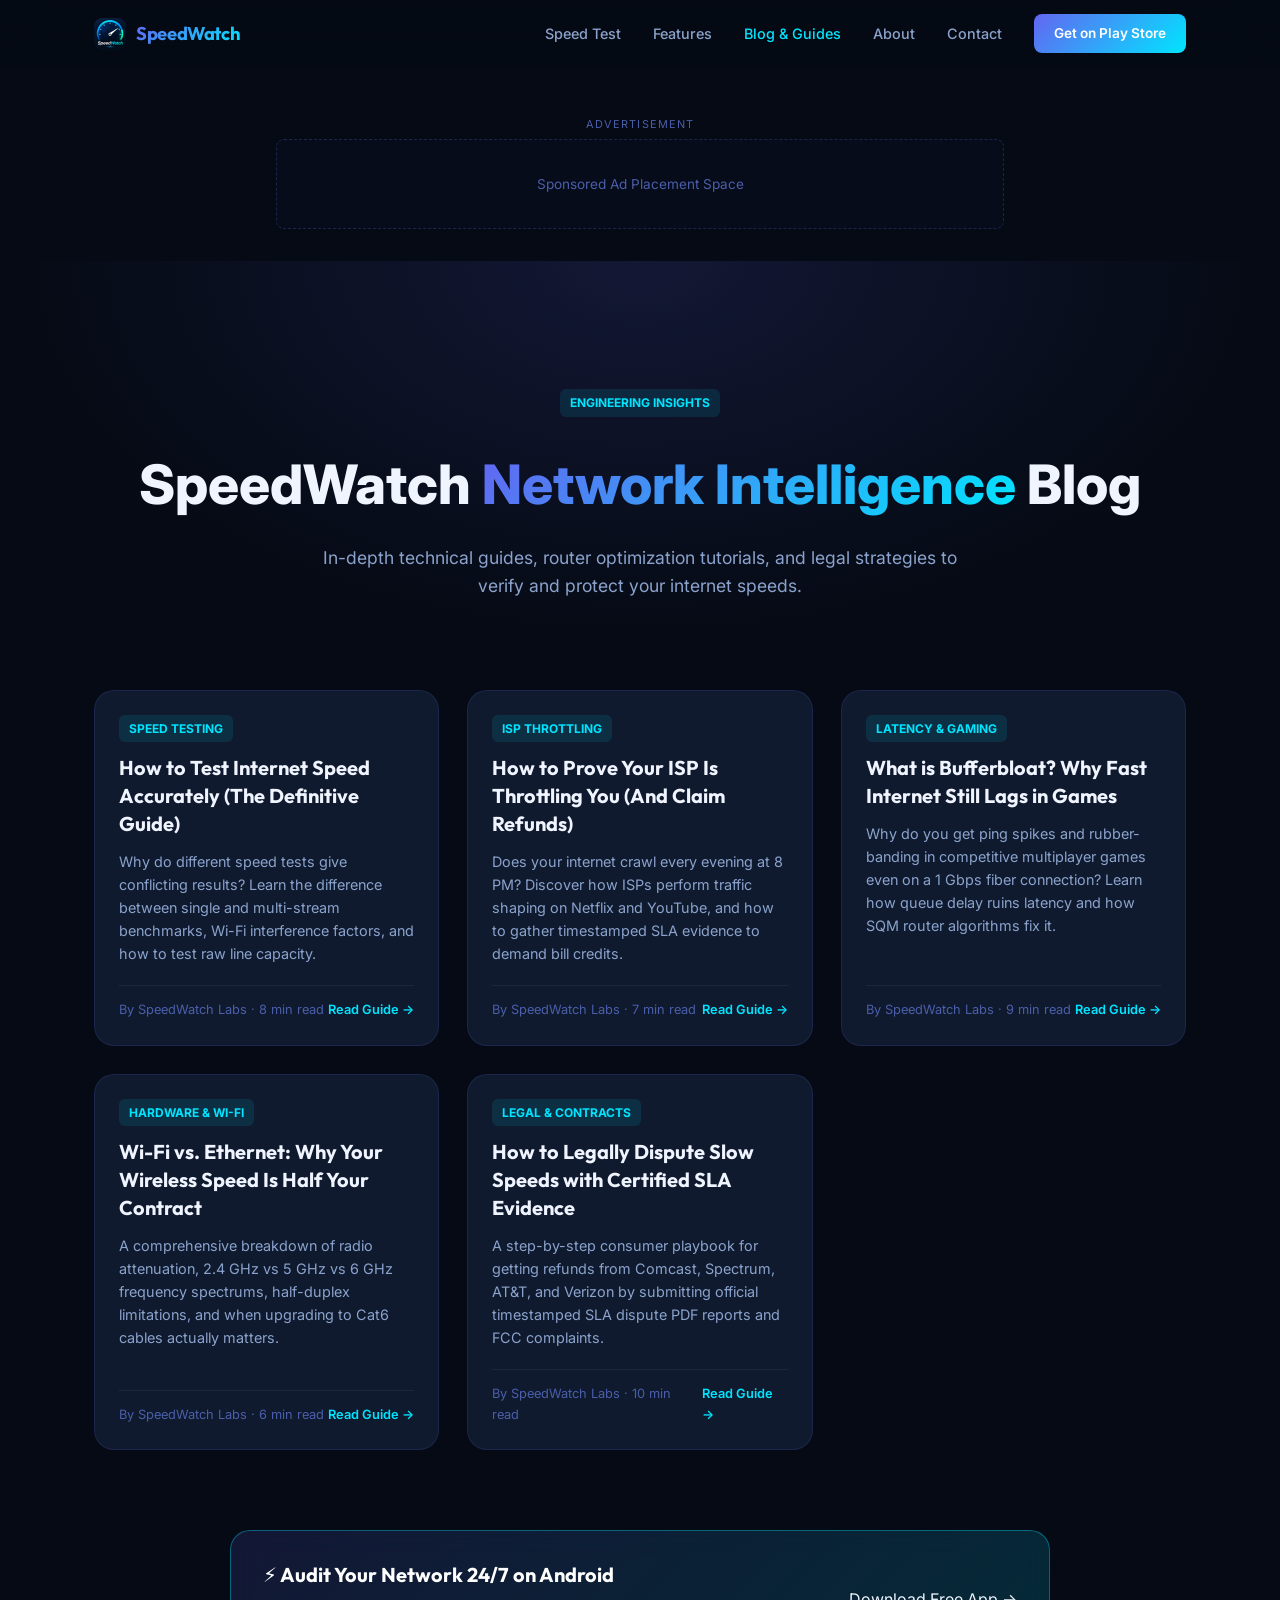
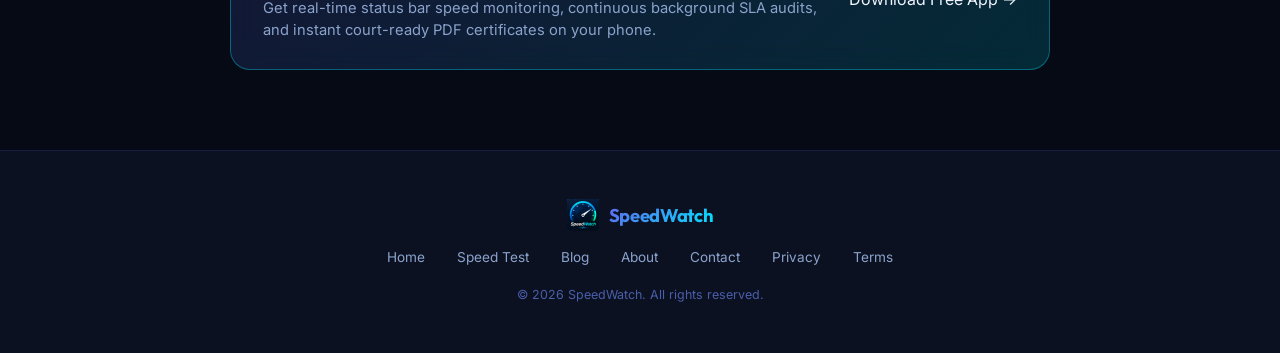
<file: blog/index.html>
<!DOCTYPE html>
<html lang="en">

<head>
  <meta charset="UTF-8" />
  <meta name="viewport" content="width=device-width, initial-scale=1.0" />
  <title>SpeedWatch Blog – Broadband Guides, ISP Throttling &amp; Latency Fixes</title>
  <meta name="description"
    content="Authoritative engineering guides on internet speed testing, ISP throttling detection, router bufferbloat fixes, and how to dispute slow speeds with certified SLA evidence." />
  <link rel="canonical" href="https://speedwatch-app.vercel.app/blog/" />
  <meta name="robots" content="index, follow" />
  <meta property="og:type" content="website" />
  <meta property="og:title" content="SpeedWatch Blog – Network Performance Guides" />
  <meta property="og:description"
    content="Authoritative broadband guides on speed testing, ISP throttling, bufferbloat, and Wi-Fi vs Ethernet." />
  <meta property="og:image" content="https://speedwatch-app.vercel.app/assets/icon.png" />
  <meta property="og:url" content="https://speedwatch-app.vercel.app/blog/" />
  
  <link rel="icon" href="../assets/icon.png" type="image/png" />
  <link rel="preconnect" href="https://fonts.googleapis.com" />
  <link rel="preconnect" href="https://fonts.gstatic.com" crossorigin />
  <link
    href="https://fonts.googleapis.com/css2?family=Inter:wght@300;400;500;600;700;800;900&family=Outfit:wght@400;500;600;700;800;900&display=swap"
    rel="stylesheet" />
  <link rel="stylesheet" href="../style.css" />

  <!-- Breadcrumb Schema -->
  <script type="application/ld+json">
  {
    "@context": "https://schema.org",
    "@type": "BreadcrumbList",
    "itemListElement": [
      {
        "@type": "ListItem",
        "position": 1,
        "name": "Home",
        "item": "https://speedwatch-app.vercel.app/"
      },
      {
        "@type": "ListItem",
        "position": 2,
        "name": "Blog",
        "item": "https://speedwatch-app.vercel.app/blog/"
      }
    ]
  }
  </script>
</head>

<body>

  <!-- ===== NAVBAR ===== -->
  <nav class="navbar" id="navbar">
    <div class="nav-inner">
      <a href="/" class="nav-brand" aria-label="SpeedWatch Home">
        <img src="../assets/icon.png" alt="SpeedWatch logo" class="nav-logo" />
        <span class="nav-wordmark">SpeedWatch</span>
      </a>
      <ul class="nav-links" role="navigation" aria-label="Main navigation">
        <li><a href="/#speedtest">Speed Test</a></li>
        <li><a href="/#features">Features</a></li>
        <li><a href="/blog/" style="color: var(--cyan);">Blog &amp; Guides</a></li>
        <li><a href="../about.html">About</a></li>
        <li><a href="../contact.html">Contact</a></li>
      </ul>
      <a href="https://play.google.com/store/apps/details?id=com.speedwatch.app" class="btn-nav-cta" target="_blank" rel="noopener">
        Get on Play Store
      </a>
      <button class="hamburger" id="hamburger" aria-label="Open menu" aria-expanded="false">
        <span></span><span></span><span></span>
      </button>
    </div>
    <div class="mobile-menu" id="mobile-menu" aria-hidden="true">
      <a href="/#speedtest">Speed Test</a>
      <a href="/#features">Features</a>
      <a href="/blog/">Blog &amp; Guides</a>
      <a href="../about.html">About</a>
      <a href="../contact.html">Contact</a>
      <a href="https://play.google.com/store/apps/details?id=com.speedwatch.app" target="_blank" rel="noopener"
        class="mobile-cta">Download App</a>
    </div>
  </nav>

  <!-- ===== ADSENSE LEADERBOARD ===== -->
  <div class="container" style="padding-top: calc(var(--nav-h) + 16px);">
    <div class="ad-slot-container">
      <div class="ad-label">Advertisement</div>
      <div class="ad-box ad-leaderboard">
        <span>Sponsored Ad Placement Space</span>
      </div>
    </div>
  </div>

  <!-- ===== BLOG HERO ===== -->
  <header class="blog-hero">
    <div class="container">
      <span class="blog-card-tag">Engineering Insights</span>
      <h1 style="font-size: clamp(2.2rem, 5vw, 3.4rem); font-weight: 800; margin: 12px 0 16px;">
        SpeedWatch <span class="gradient-text">Network Intelligence</span> Blog
      </h1>
      <p style="max-width: 680px; margin: 0 auto; color: var(--text-secondary); font-size: 1.1rem; line-height: 1.6;">
        In-depth technical guides, router optimization tutorials, and legal strategies to verify and protect your internet speeds.
      </p>
    </div>
  </header>

  <!-- ===== BLOG ARTICLES GRID ===== -->
  <main class="container">
    <div class="blog-grid">

      <!-- Article 1 -->
      <article class="blog-card">
        <div class="blog-card-body">
          <span class="blog-card-tag">Speed Testing</span>
          <h2 class="blog-card-title">
            <a href="how-to-test-internet-speed-accurately.html">How to Test Internet Speed Accurately (The Definitive Guide)</a>
          </h2>
          <p class="blog-card-excerpt">
            Why do different speed tests give conflicting results? Learn the difference between single and multi-stream benchmarks, Wi-Fi interference factors, and how to test raw line capacity.
          </p>
          <div class="blog-card-meta">
            <span>By SpeedWatch Labs · 8 min read</span>
            <a href="how-to-test-internet-speed-accurately.html" style="color: var(--cyan); font-weight: 600;">Read Guide →</a>
          </div>
        </div>
      </article>

      <!-- Article 2 -->
      <article class="blog-card">
        <div class="blog-card-body">
          <span class="blog-card-tag">ISP Throttling</span>
          <h2 class="blog-card-title">
            <a href="how-to-detect-isp-throttling.html">How to Prove Your ISP Is Throttling You (And Claim Refunds)</a>
          </h2>
          <p class="blog-card-excerpt">
            Does your internet crawl every evening at 8 PM? Discover how ISPs perform traffic shaping on Netflix and YouTube, and how to gather timestamped SLA evidence to demand bill credits.
          </p>
          <div class="blog-card-meta">
            <span>By SpeedWatch Labs · 7 min read</span>
            <a href="how-to-detect-isp-throttling.html" style="color: var(--cyan); font-weight: 600;">Read Guide →</a>
          </div>
        </div>
      </article>

      <!-- Article 3 -->
      <article class="blog-card">
        <div class="blog-card-body">
          <span class="blog-card-tag">Latency &amp; Gaming</span>
          <h2 class="blog-card-title">
            <a href="what-is-bufferbloat-how-to-fix.html">What is Bufferbloat? Why Fast Internet Still Lags in Games</a>
          </h2>
          <p class="blog-card-excerpt">
            Why do you get ping spikes and rubber-banding in competitive multiplayer games even on a 1 Gbps fiber connection? Learn how queue delay ruins latency and how SQM router algorithms fix it.
          </p>
          <div class="blog-card-meta">
            <span>By SpeedWatch Labs · 9 min read</span>
            <a href="what-is-bufferbloat-how-to-fix.html" style="color: var(--cyan); font-weight: 600;">Read Guide →</a>
          </div>
        </div>
      </article>

      <!-- Article 4 -->
      <article class="blog-card">
        <div class="blog-card-body">
          <span class="blog-card-tag">Hardware &amp; Wi-Fi</span>
          <h2 class="blog-card-title">
            <a href="wifi-vs-ethernet-speed-comparison.html">Wi-Fi vs. Ethernet: Why Your Wireless Speed Is Half Your Contract</a>
          </h2>
          <p class="blog-card-excerpt">
            A comprehensive breakdown of radio attenuation, 2.4 GHz vs 5 GHz vs 6 GHz frequency spectrums, half-duplex limitations, and when upgrading to Cat6 cables actually matters.
          </p>
          <div class="blog-card-meta">
            <span>By SpeedWatch Labs · 6 min read</span>
            <a href="wifi-vs-ethernet-speed-comparison.html" style="color: var(--cyan); font-weight: 600;">Read Guide →</a>
          </div>
        </div>
      </article>

      <!-- Article 5 -->
      <article class="blog-card">
        <div class="blog-card-body">
          <span class="blog-card-tag">Legal &amp; Contracts</span>
          <h2 class="blog-card-title">
            <a href="how-to-dispute-isp-bill-slow-speeds.html">How to Legally Dispute Slow Speeds with Certified SLA Evidence</a>
          </h2>
          <p class="blog-card-excerpt">
            A step-by-step consumer playbook for getting refunds from Comcast, Spectrum, AT&amp;T, and Verizon by submitting official timestamped SLA dispute PDF reports and FCC complaints.
          </p>
          <div class="blog-card-meta">
            <span>By SpeedWatch Labs · 10 min read</span>
            <a href="how-to-dispute-isp-bill-slow-speeds.html" style="color: var(--cyan); font-weight: 600;">Read Guide →</a>
          </div>
        </div>
      </article>

    </div>

    <!-- App Conversion Box inside Blog Hub -->
    <div class="app-conversion-box" style="margin-bottom: 80px;">
      <div class="app-conversion-content">
        <h4>⚡ Audit Your Network 24/7 on Android</h4>
        <p>
          Get real-time status bar speed monitoring, continuous background SLA audits, and instant court-ready PDF certificates on your phone.
        </p>
      </div>
      <div class="app-conversion-cta">
        <a href="https://play.google.com/store/apps/details?id=com.speedwatch.app" class="btn-primary" target="_blank" rel="noopener">
          Download Free App →
        </a>
      </div>
    </div>
  </main>

  <!-- ===== FOOTER ===== -->
  <footer class="footer">
    <div class="container footer-inner">
      <div class="footer-brand">
        <img src="../assets/icon.png" alt="SpeedWatch logo" style="width: 32px; height: 32px;" />
        <span class="nav-wordmark">SpeedWatch</span>
      </div>
      <div class="footer-links">
        <a href="/">Home</a>
        <a href="/#speedtest">Speed Test</a>
        <a href="/blog/">Blog</a>
        <a href="../about.html">About</a>
        <a href="../contact.html">Contact</a>
        <a href="../privacy.html">Privacy</a>
        <a href="../terms.html">Terms</a>
      </div>
      <p class="footer-copy">&copy; 2026 SpeedWatch. All rights reserved.</p>
    </div>
  </footer>

  <script src="../script.js"></script>
</body>

</html>
</file>
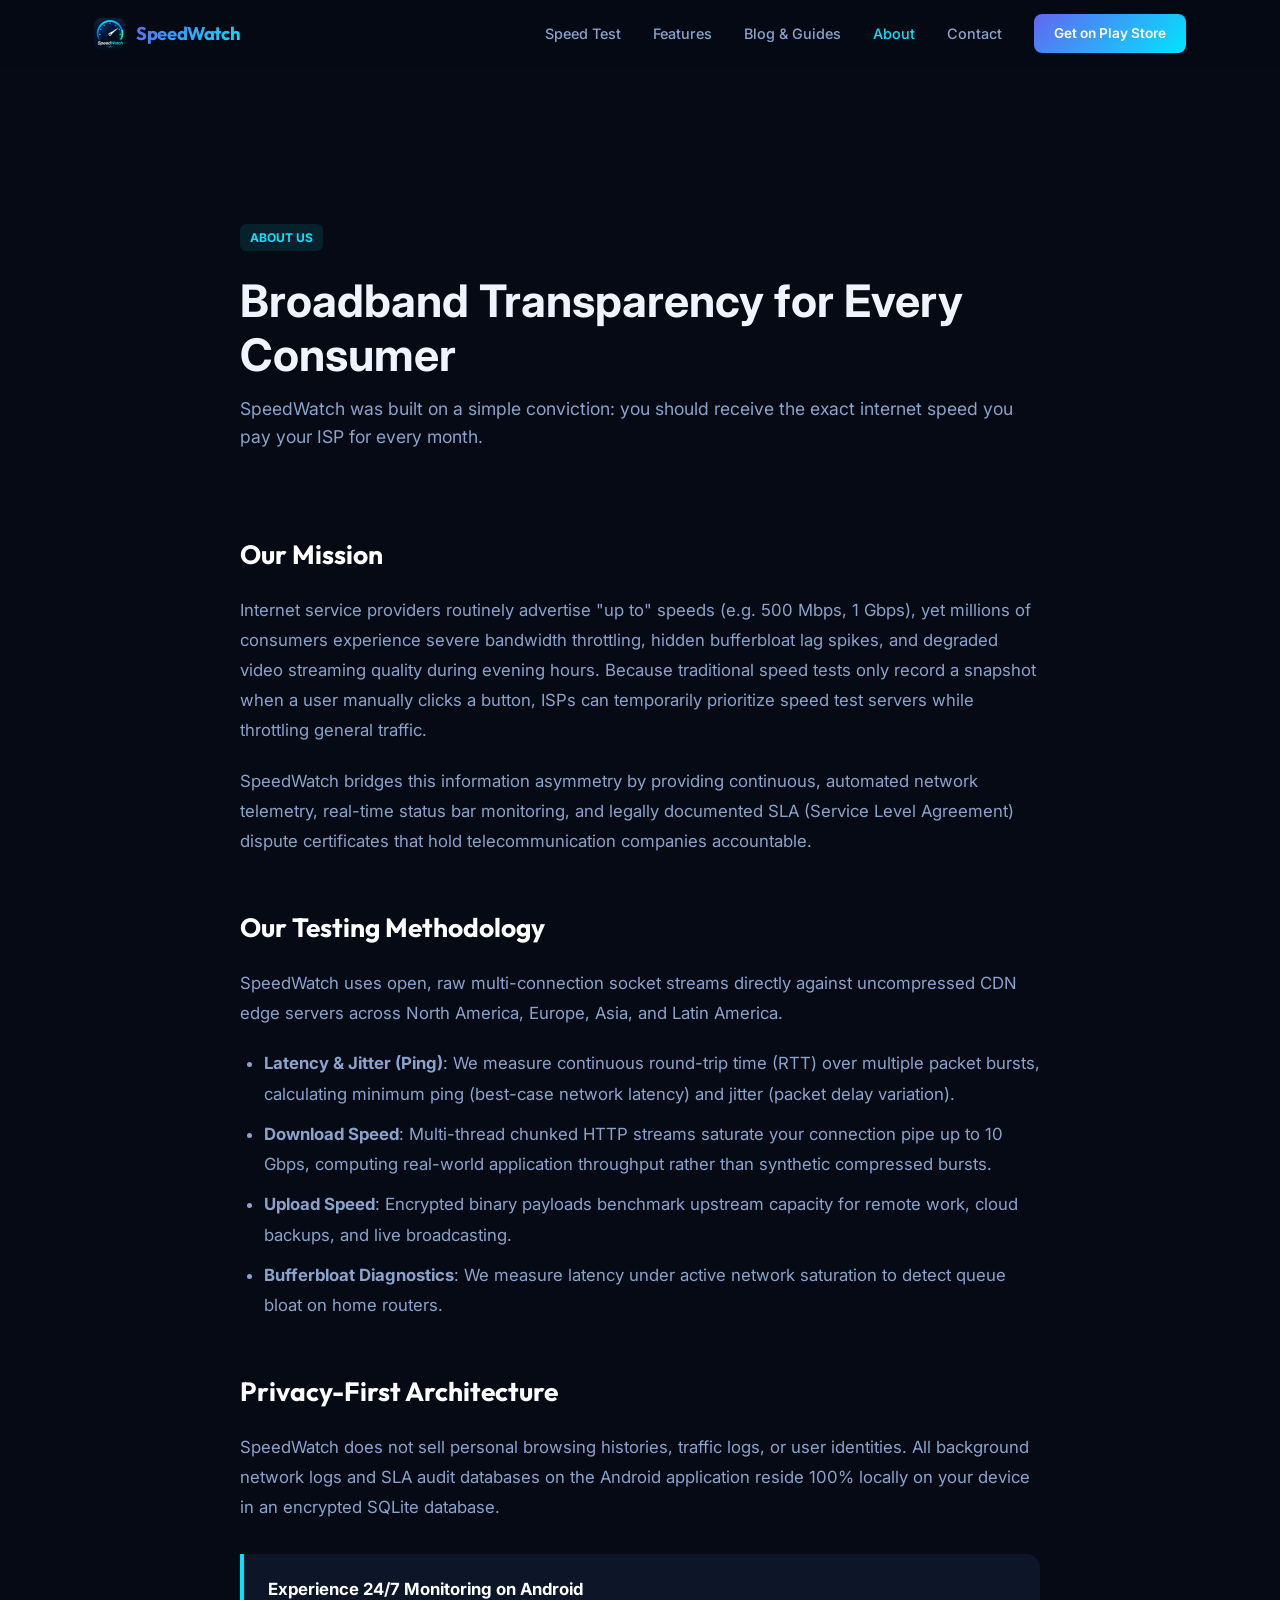
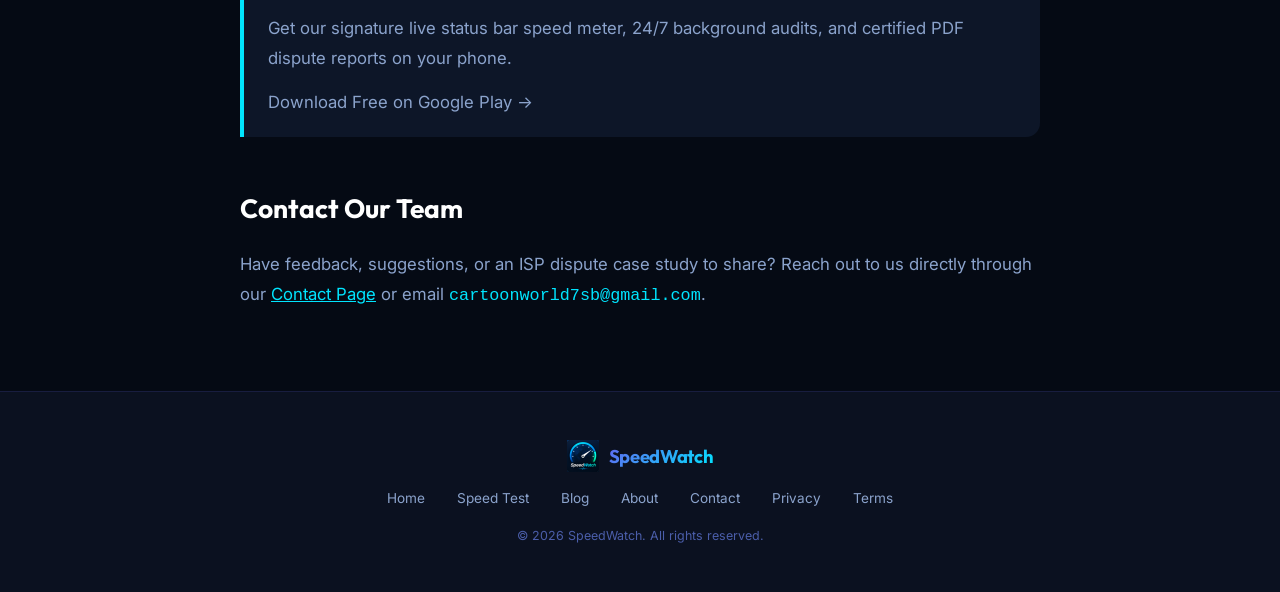
<file: about.html>
<!DOCTYPE html>
<html lang="en">

<head>
  <meta charset="UTF-8" />
  <meta name="viewport" content="width=device-width, initial-scale=1.0" />
  <title>About SpeedWatch – Our Mission &amp; Network Testing Methodology</title>
  <meta name="description"
    content="Learn about SpeedWatch, our mission to bring transparency to consumer broadband contracts, our global edge testing methodology, and our Android diagnostic suite." />
  <link rel="canonical" href="https://speedwatch-app.vercel.app/about.html" />
  <meta name="robots" content="index, follow" />
  <link rel="icon" href="assets/icon.png" type="image/png" />
  <link rel="preconnect" href="https://fonts.googleapis.com" />
  <link rel="preconnect" href="https://fonts.gstatic.com" crossorigin />
  <link
    href="https://fonts.googleapis.com/css2?family=Inter:wght@300;400;500;600;700;800;900&family=Outfit:wght@400;500;600;700;800;900&display=swap"
    rel="stylesheet" />
  <link rel="stylesheet" href="style.css" />
</head>

<body>

  <!-- ===== NAVBAR ===== -->
  <nav class="navbar" id="navbar">
    <div class="nav-inner">
      <a href="/" class="nav-brand" aria-label="SpeedWatch Home">
        <img src="assets/icon.png" alt="SpeedWatch logo" class="nav-logo" />
        <span class="nav-wordmark">SpeedWatch</span>
      </a>
      <ul class="nav-links" role="navigation" aria-label="Main navigation">
        <li><a href="/#speedtest">Speed Test</a></li>
        <li><a href="/#features">Features</a></li>
        <li><a href="/blog/">Blog &amp; Guides</a></li>
        <li><a href="about.html" style="color: var(--cyan);">About</a></li>
        <li><a href="contact.html">Contact</a></li>
      </ul>
      <a href="https://play.google.com/store/apps/details?id=com.speedwatch.app" class="btn-nav-cta" target="_blank" rel="noopener">
        Get on Play Store
      </a>
      <button class="hamburger" id="hamburger" aria-label="Open menu" aria-expanded="false">
        <span></span><span></span><span></span>
      </button>
    </div>
    <div class="mobile-menu" id="mobile-menu" aria-hidden="true">
      <a href="/#speedtest">Speed Test</a>
      <a href="/#features">Features</a>
      <a href="/blog/">Blog &amp; Guides</a>
      <a href="about.html">About</a>
      <a href="contact.html">Contact</a>
      <a href="https://play.google.com/store/apps/details?id=com.speedwatch.app" target="_blank" rel="noopener"
        class="mobile-cta">Download App</a>
    </div>
  </nav>

  <!-- ===== ARTICLE CONTAINER ===== -->
  <div class="container" style="padding-top: calc(var(--nav-h) + 40px); min-height: 80vh;">
    <div class="article-header">
      <span class="blog-card-tag">About Us</span>
      <h1 style="font-size: 2.8rem; line-height: 1.2; margin: 12px 0;">Broadband Transparency for Every Consumer</h1>
      <p style="color: var(--text-secondary); font-size: 1.1rem; line-height: 1.6;">
        SpeedWatch was built on a simple conviction: you should receive the exact internet speed you pay your ISP for every month.
      </p>
    </div>

    <div class="article-content">
      <h2>Our Mission</h2>
      <p>
        Internet service providers routinely advertise "up to" speeds (e.g. 500 Mbps, 1 Gbps), yet millions of consumers experience severe bandwidth throttling, hidden bufferbloat lag spikes, and degraded video streaming quality during evening hours. Because traditional speed tests only record a snapshot when a user manually clicks a button, ISPs can temporarily prioritize speed test servers while throttling general traffic.
      </p>
      <p>
        SpeedWatch bridges this information asymmetry by providing continuous, automated network telemetry, real-time status bar monitoring, and legally documented SLA (Service Level Agreement) dispute certificates that hold telecommunication companies accountable.
      </p>

      <h2>Our Testing Methodology</h2>
      <p>
        SpeedWatch uses open, raw multi-connection socket streams directly against uncompressed CDN edge servers across North America, Europe, Asia, and Latin America.
      </p>
      <ul>
        <li><strong>Latency &amp; Jitter (Ping)</strong>: We measure continuous round-trip time (RTT) over multiple packet bursts, calculating minimum ping (best-case network latency) and jitter (packet delay variation).</li>
        <li><strong>Download Speed</strong>: Multi-thread chunked HTTP streams saturate your connection pipe up to 10 Gbps, computing real-world application throughput rather than synthetic compressed bursts.</li>
        <li><strong>Upload Speed</strong>: Encrypted binary payloads benchmark upstream capacity for remote work, cloud backups, and live broadcasting.</li>
        <li><strong>Bufferbloat Diagnostics</strong>: We measure latency under active network saturation to detect queue bloat on home routers.</li>
      </ul>

      <h2>Privacy-First Architecture</h2>
      <p>
        SpeedWatch does not sell personal browsing histories, traffic logs, or user identities. All background network logs and SLA audit databases on the Android application reside 100% locally on your device in an encrypted SQLite database.
      </p>

      <div class="article-callout">
        <h4 style="color: #fff; margin-bottom: 8px;">Experience 24/7 Monitoring on Android</h4>
        <p style="margin-bottom: 14px;">
          Get our signature live status bar speed meter, 24/7 background audits, and certified PDF dispute reports on your phone.
        </p>
        <a href="https://play.google.com/store/apps/details?id=com.speedwatch.app" class="btn-primary" target="_blank" rel="noopener" style="display: inline-block;">
          Download Free on Google Play →
        </a>
      </div>

      <h2>Contact Our Team</h2>
      <p>
        Have feedback, suggestions, or an ISP dispute case study to share? Reach out to us directly through our <a href="contact.html" style="color: var(--cyan); text-decoration: underline;">Contact Page</a> or email <code style="color: var(--cyan);">cartoonworld7sb@gmail.com</code>.
      </p>
    </div>
  </div>

  <!-- ===== FOOTER ===== -->
  <footer class="footer">
    <div class="container footer-inner">
      <div class="footer-brand">
        <img src="assets/icon.png" alt="SpeedWatch logo" style="width: 32px; height: 32px;" />
        <span class="nav-wordmark">SpeedWatch</span>
      </div>
      <div class="footer-links">
        <a href="/">Home</a>
        <a href="/#speedtest">Speed Test</a>
        <a href="/blog/">Blog</a>
        <a href="about.html">About</a>
        <a href="contact.html">Contact</a>
        <a href="privacy.html">Privacy</a>
        <a href="terms.html">Terms</a>
      </div>
      <p class="footer-copy">&copy; 2026 SpeedWatch. All rights reserved.</p>
    </div>
  </footer>

  <script src="script.js"></script>
</body>

</html>
</file>
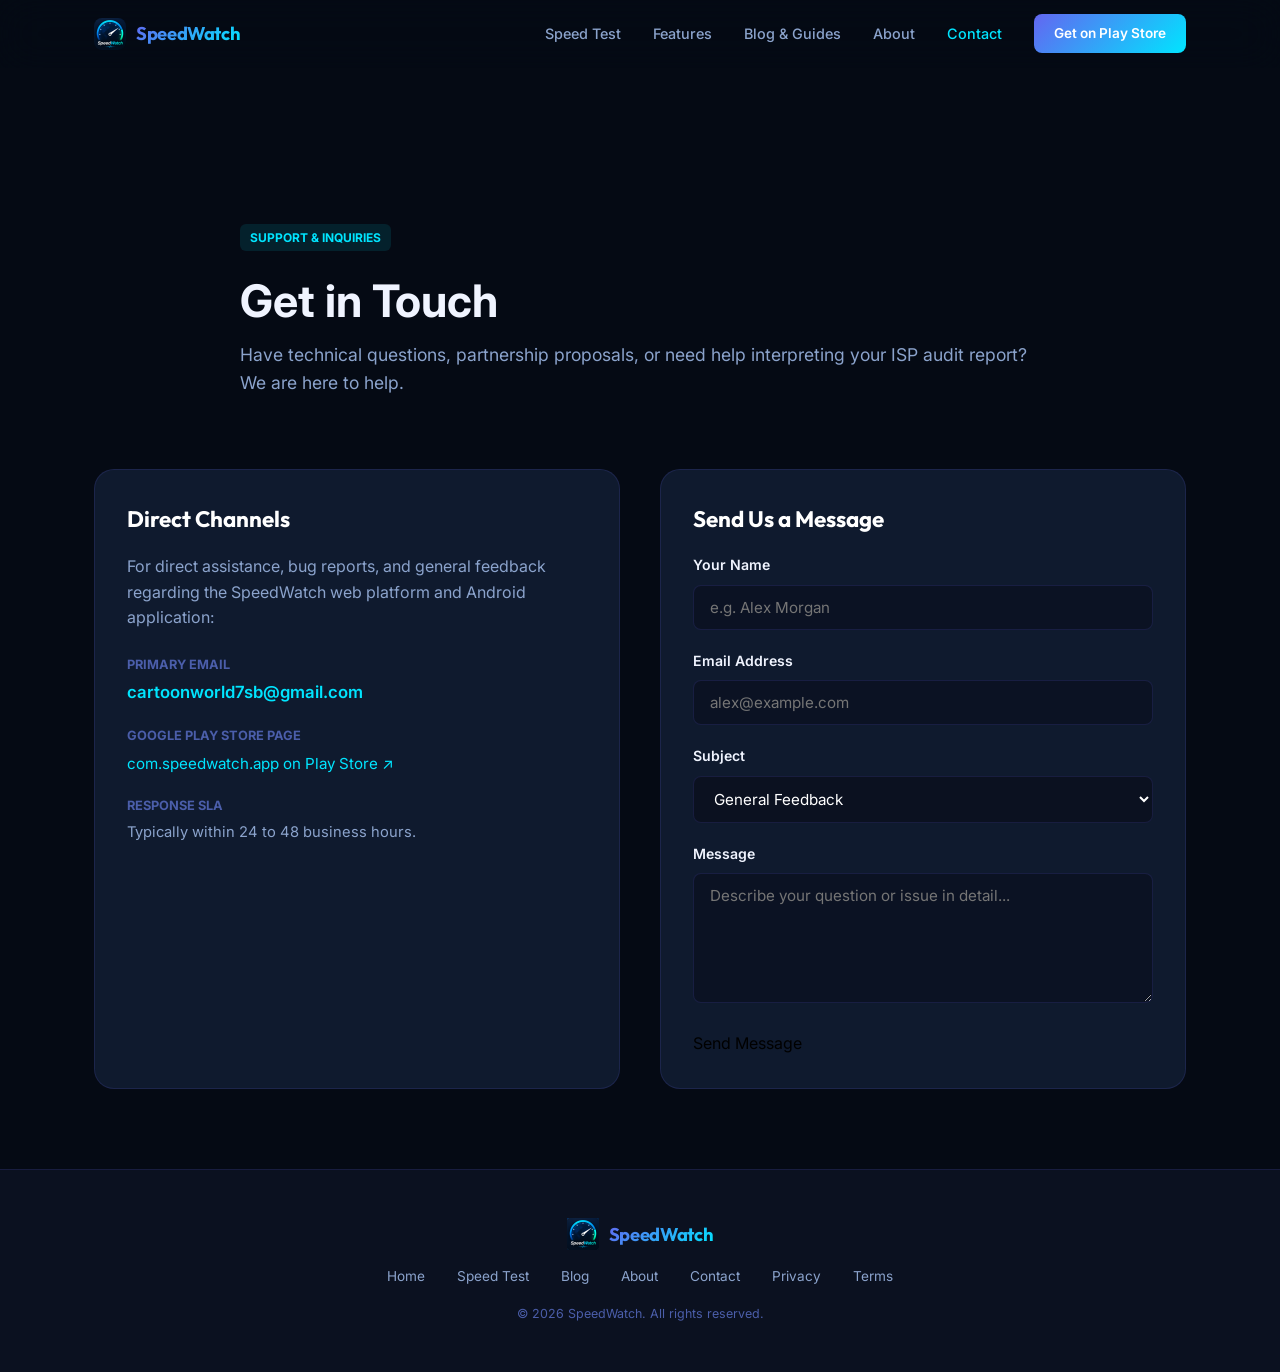
<file: contact.html>
<!DOCTYPE html>
<html lang="en">

<head>
  <meta charset="UTF-8" />
  <meta name="viewport" content="width=device-width, initial-scale=1.0" />
  <title>Contact &amp; Support – SpeedWatch</title>
  <meta name="description"
    content="Get in touch with the SpeedWatch engineering and support team for inquiries, bug reports, ISP SLA dispute consultations, or feature requests." />
  <link rel="canonical" href="https://speedwatch-app.vercel.app/contact.html" />
  <meta name="robots" content="index, follow" />
  <link rel="icon" href="assets/icon.png" type="image/png" />
  <link rel="preconnect" href="https://fonts.googleapis.com" />
  <link rel="preconnect" href="https://fonts.gstatic.com" crossorigin />
  <link
    href="https://fonts.googleapis.com/css2?family=Inter:wght@300;400;500;600;700;800;900&family=Outfit:wght@400;500;600;700;800;900&display=swap"
    rel="stylesheet" />
  <link rel="stylesheet" href="style.css" />
  <style>
    .contact-grid {
      display: grid;
      grid-template-columns: 1fr 1fr;
      gap: 40px;
      margin: 40px 0 80px;
    }
    .contact-card {
      background: var(--bg-card);
      border: 1px solid var(--border);
      border-radius: var(--radius-lg);
      padding: 32px;
    }
    .form-group {
      margin-bottom: 20px;
    }
    .form-label {
      display: block;
      font-size: 0.88rem;
      font-weight: 600;
      color: var(--text-primary);
      margin-bottom: 8px;
    }
    .form-input, .form-textarea {
      width: 100%;
      background: rgba(11, 17, 32, 0.7);
      border: 1px solid var(--border);
      border-radius: var(--radius-sm);
      padding: 12px 16px;
      color: #fff;
      font-family: inherit;
      font-size: 0.95rem;
      transition: border-color var(--transition);
    }
    .form-input:focus, .form-textarea:focus {
      outline: none;
      border-color: var(--cyan);
    }
    .form-textarea {
      min-height: 130px;
      resize: vertical;
    }
    @media (max-width: 768px) {
      .contact-grid { grid-template-columns: 1fr; }
    }
  </style>
</head>

<body>

  <!-- ===== NAVBAR ===== -->
  <nav class="navbar" id="navbar">
    <div class="nav-inner">
      <a href="/" class="nav-brand" aria-label="SpeedWatch Home">
        <img src="assets/icon.png" alt="SpeedWatch logo" class="nav-logo" />
        <span class="nav-wordmark">SpeedWatch</span>
      </a>
      <ul class="nav-links" role="navigation" aria-label="Main navigation">
        <li><a href="/#speedtest">Speed Test</a></li>
        <li><a href="/#features">Features</a></li>
        <li><a href="/blog/">Blog &amp; Guides</a></li>
        <li><a href="about.html">About</a></li>
        <li><a href="contact.html" style="color: var(--cyan);">Contact</a></li>
      </ul>
      <a href="https://play.google.com/store/apps/details?id=com.speedwatch.app" class="btn-nav-cta" target="_blank" rel="noopener">
        Get on Play Store
      </a>
      <button class="hamburger" id="hamburger" aria-label="Open menu" aria-expanded="false">
        <span></span><span></span><span></span>
      </button>
    </div>
    <div class="mobile-menu" id="mobile-menu" aria-hidden="true">
      <a href="/#speedtest">Speed Test</a>
      <a href="/#features">Features</a>
      <a href="/blog/">Blog &amp; Guides</a>
      <a href="about.html">About</a>
      <a href="contact.html">Contact</a>
      <a href="https://play.google.com/store/apps/details?id=com.speedwatch.app" target="_blank" rel="noopener"
        class="mobile-cta">Download App</a>
    </div>
  </nav>

  <!-- ===== CONTACT CONTENT ===== -->
  <div class="container" style="padding-top: calc(var(--nav-h) + 40px); min-height: 80vh;">
    <div class="article-header">
      <span class="blog-card-tag">Support &amp; Inquiries</span>
      <h1 style="font-size: 2.8rem; line-height: 1.2; margin: 12px 0;">Get in Touch</h1>
      <p style="color: var(--text-secondary); font-size: 1.1rem; line-height: 1.6;">
        Have technical questions, partnership proposals, or need help interpreting your ISP audit report? We are here to help.
      </p>
    </div>

    <div class="contact-grid">
      <!-- Contact Info Card -->
      <div class="contact-card">
        <h2 style="font-family: var(--font-heading); font-size: 1.4rem; color: #fff; margin-bottom: 16px;">Direct Channels</h2>
        <p style="color: var(--text-secondary); line-height: 1.6; margin-bottom: 24px;">
          For direct assistance, bug reports, and general feedback regarding the SpeedWatch web platform and Android application:
        </p>

        <div style="margin-bottom: 20px;">
          <div style="font-size: 0.8rem; text-transform: uppercase; color: var(--text-muted); font-weight: 700; margin-bottom: 4px;">Primary Email</div>
          <a href="mailto:cartoonworld7sb@gmail.com" style="color: var(--cyan); font-size: 1.05rem; font-weight: 600;">
            cartoonworld7sb@gmail.com
          </a>
        </div>

        <div style="margin-bottom: 20px;">
          <div style="font-size: 0.8rem; text-transform: uppercase; color: var(--text-muted); font-weight: 700; margin-bottom: 4px;">Google Play Store Page</div>
          <a href="https://play.google.com/store/apps/details?id=com.speedwatch.app" target="_blank" rel="noopener" style="color: var(--cyan); font-size: 0.95rem;">
            com.speedwatch.app on Play Store ↗
          </a>
        </div>

        <div style="margin-bottom: 20px;">
          <div style="font-size: 0.8rem; text-transform: uppercase; color: var(--text-muted); font-weight: 700; margin-bottom: 4px;">Response SLA</div>
          <p style="font-size: 0.92rem; color: var(--text-secondary);">Typically within 24 to 48 business hours.</p>
        </div>
      </div>

      <!-- Contact Form -->
      <div class="contact-card">
        <h2 style="font-family: var(--font-heading); font-size: 1.4rem; color: #fff; margin-bottom: 16px;">Send Us a Message</h2>
        <form id="contact-form" onsubmit="event.preventDefault(); alert('Thank you! Your message has been received.'); this.reset();">
          <div class="form-group">
            <label class="form-label" for="contact-name">Your Name</label>
            <input type="text" id="contact-name" class="form-input" placeholder="e.g. Alex Morgan" required />
          </div>

          <div class="form-group">
            <label class="form-label" for="contact-email">Email Address</label>
            <input type="email" id="contact-email" class="form-input" placeholder="alex@example.com" required />
          </div>

          <div class="form-group">
            <label class="form-label" for="contact-topic">Subject</label>
            <select id="contact-topic" class="form-input" style="background: #0B1120;">
              <option value="feedback">General Feedback</option>
              <option value="bug">Report a Bug / Speed Test Issue</option>
              <option value="isp_dispute">ISP SLA Dispute Consultation</option>
              <option value="partnership">Business &amp; Advertising</option>
            </select>
          </div>

          <div class="form-group">
            <label class="form-label" for="contact-msg">Message</label>
            <textarea id="contact-msg" class="form-textarea" placeholder="Describe your question or issue in detail..." required></textarea>
          </div>

          <button type="submit" class="btn-primary" style="width: 100%;">
            Send Message
          </button>
        </form>
      </div>
    </div>
  </div>

  <!-- ===== FOOTER ===== -->
  <footer class="footer">
    <div class="container footer-inner">
      <div class="footer-brand">
        <img src="assets/icon.png" alt="SpeedWatch logo" style="width: 32px; height: 32px;" />
        <span class="nav-wordmark">SpeedWatch</span>
      </div>
      <div class="footer-links">
        <a href="/">Home</a>
        <a href="/#speedtest">Speed Test</a>
        <a href="/blog/">Blog</a>
        <a href="about.html">About</a>
        <a href="contact.html">Contact</a>
        <a href="privacy.html">Privacy</a>
        <a href="terms.html">Terms</a>
      </div>
      <p class="footer-copy">&copy; 2026 SpeedWatch. All rights reserved.</p>
    </div>
  </footer>

  <script src="script.js"></script>
</body>

</html>
</file>
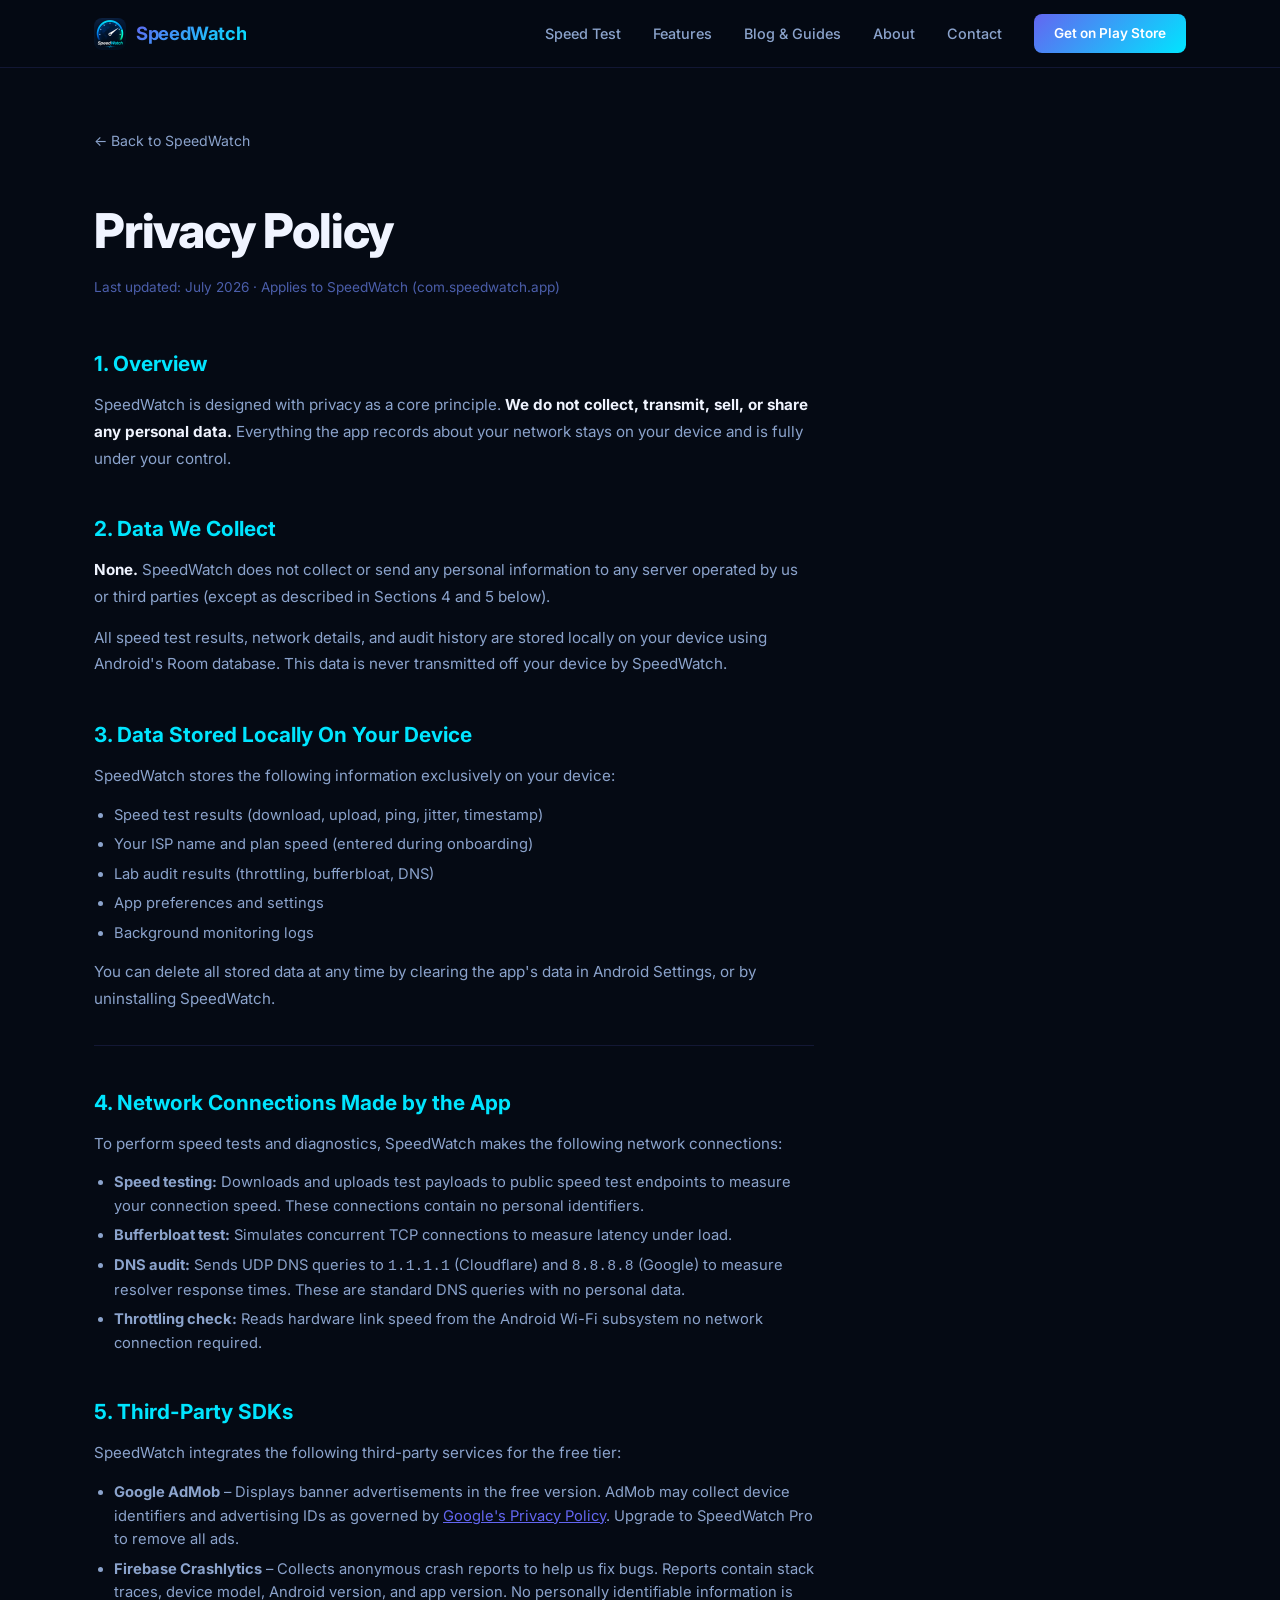
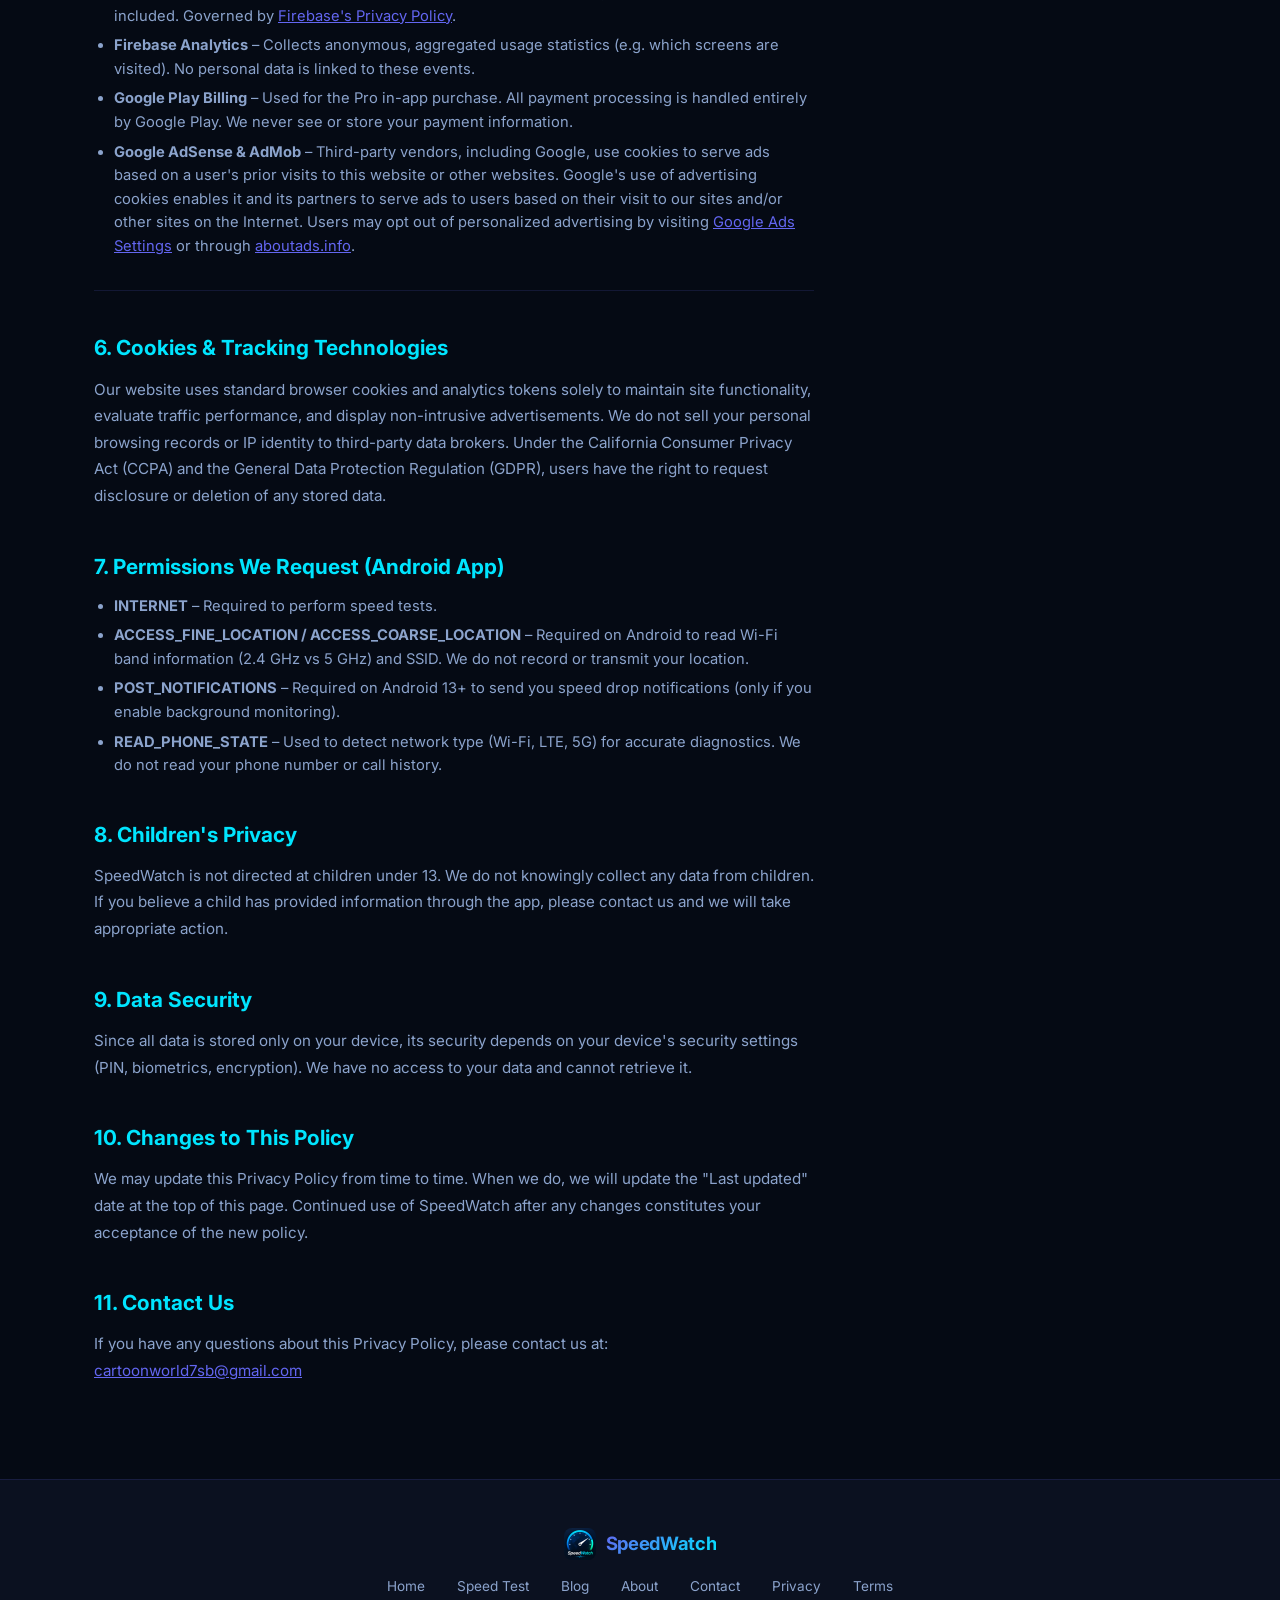
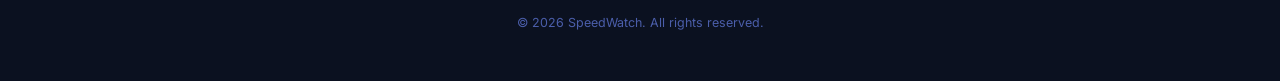
<file: privacy.html>
<!DOCTYPE html>
<html lang="en">

<head>
  <meta charset="UTF-8" />
  <meta name="viewport" content="width=device-width, initial-scale=1.0" />
  <title>Privacy Policy – SpeedWatch</title>
  <meta name="description"
    content="SpeedWatch Privacy Policy – learn how we handle your data (we don't collect any). All data stays on your device." />
  <link rel="icon" href="assets/icon.png" type="image/png" />
  <link rel="preconnect" href="https://fonts.googleapis.com" />
  <link rel="preconnect" href="https://fonts.gstatic.com" crossorigin />
  <link
    href="https://fonts.googleapis.com/css2?family=Inter:wght@300;400;500;600;700;800;900&family=Space+Grotesk:wght@400;500;600;700&display=swap"
    rel="stylesheet" />
  <link rel="stylesheet" href="style.css" />
  <style>
    .privacy-page {
      padding: calc(var(--nav-h) + 60px) 0 80px;
      min-height: 100vh;
    }

    .privacy-page h1 {
      font-family: var(--font-heading);
      font-size: clamp(2rem, 5vw, 3rem);
      font-weight: 800;
      letter-spacing: -0.025em;
      margin-bottom: 8px;
    }

    .privacy-page .meta {
      font-size: 0.85rem;
      color: var(--text-muted);
      margin-bottom: 48px;
      display: block;
    }

    .privacy-body {
      max-width: 720px;
    }

    .privacy-body h2 {
      font-family: var(--font-heading);
      font-size: 1.3rem;
      font-weight: 700;
      margin: 40px 0 12px;
      color: var(--cyan);
    }

    .privacy-body h2:first-child {
      margin-top: 0;
    }

    .privacy-body p {
      font-size: 0.95rem;
      color: var(--text-secondary);
      line-height: 1.75;
      margin-bottom: 14px;
    }

    .privacy-body ul {
      padding-left: 20px;
      margin-bottom: 14px;
    }

    .privacy-body ul li {
      font-size: 0.92rem;
      color: var(--text-secondary);
      margin-bottom: 6px;
      list-style: disc;
      line-height: 1.6;
    }

    .privacy-body a {
      color: var(--indigo);
      text-decoration: underline;
    }

    .privacy-body a:hover {
      color: var(--cyan);
    }

    .privacy-divider {
      height: 1px;
      background: var(--border);
      margin: 32px 0;
    }

    .back-link {
      display: inline-flex;
      align-items: center;
      gap: 8px;
      font-size: 0.88rem;
      color: var(--text-secondary);
      margin-bottom: 40px;
      transition: color var(--transition);
    }

    .back-link:hover {
      color: var(--cyan);
    }
  </style>
</head>

<body>

  <nav class="navbar scrolled" id="navbar">
    <div class="nav-inner">
      <a href="/" class="nav-brand">
        <img src="assets/icon.png" alt="SpeedWatch logo" class="nav-logo" />
        <span class="nav-wordmark">SpeedWatch</span>
      </a>
      <ul class="nav-links">
        <li><a href="/#speedtest">Speed Test</a></li>
        <li><a href="/#features">Features</a></li>
        <li><a href="/blog/">Blog &amp; Guides</a></li>
        <li><a href="about.html">About</a></li>
        <li><a href="contact.html">Contact</a></li>
      </ul>
      <a href="https://play.google.com/store/apps/details?id=com.speedwatch.app" class="btn-nav-cta" target="_blank" rel="noopener">
        Get on Play Store
      </a>
    </div>
  </nav>

  <main class="privacy-page">
    <div class="container">
      <a href="index.html" class="back-link">← Back to SpeedWatch</a>
      <div class="privacy-body">
        <h1>Privacy Policy</h1>
        <span class="meta">Last updated: July 2026 · Applies to SpeedWatch (com.speedwatch.app)</span>

        <h2>1. Overview</h2>
        <p>SpeedWatch is designed with privacy as a core principle. <strong style="color: var(--text-primary);">We do
            not collect, transmit, sell, or share any personal data.</strong> Everything the app records about your
          network stays on your device and is fully under your control.</p>

        <h2>2. Data We Collect</h2>
        <p><strong style="color: var(--text-primary);">None.</strong> SpeedWatch does not collect or send any personal
          information to any server operated by us or third parties (except as described in Sections 4 and 5 below).</p>
        <p>All speed test results, network details, and audit history are stored locally on your device using Android's
          Room database. This data is never transmitted off your device by SpeedWatch.</p>

        <h2>3. Data Stored Locally On Your Device</h2>
        <p>SpeedWatch stores the following information exclusively on your device:</p>
        <ul>
          <li>Speed test results (download, upload, ping, jitter, timestamp)</li>
          <li>Your ISP name and plan speed (entered during onboarding)</li>
          <li>Lab audit results (throttling, bufferbloat, DNS)</li>
          <li>App preferences and settings</li>
          <li>Background monitoring logs</li>
        </ul>
        <p>You can delete all stored data at any time by clearing the app's data in Android Settings, or by uninstalling
          SpeedWatch.</p>

        <div class="privacy-divider"></div>

        <h2>4. Network Connections Made by the App</h2>
        <p>To perform speed tests and diagnostics, SpeedWatch makes the following network connections:</p>
        <ul>
          <li><strong>Speed testing:</strong> Downloads and uploads test payloads to public speed test endpoints to
            measure your connection speed. These connections contain no personal identifiers.</li>
          <li><strong>Bufferbloat test:</strong> Simulates concurrent TCP connections to measure latency under load.
          </li>
          <li><strong>DNS audit:</strong> Sends UDP DNS queries to <code>1.1.1.1</code> (Cloudflare) and
            <code>8.8.8.8</code> (Google) to measure resolver response times. These are standard DNS queries with no
            personal data.</li>
          <li><strong>Throttling check:</strong> Reads hardware link speed from the Android Wi-Fi subsystem no network
            connection required.</li>
        </ul>

        <h2>5. Third-Party SDKs</h2>
        <p>SpeedWatch integrates the following third-party services for the free tier:</p>
        <ul>
          <li><strong>Google AdMob</strong> – Displays banner advertisements in the free version. AdMob may collect
            device identifiers and advertising IDs as governed by <a href="https://policies.google.com/privacy"
              target="_blank" rel="noopener">Google's Privacy Policy</a>. Upgrade to SpeedWatch Pro to remove all ads.
          </li>
          <li><strong>Firebase Crashlytics</strong> – Collects anonymous crash reports to help us fix bugs. Reports
            contain stack traces, device model, Android version, and app version. No personally identifiable information
            is included. Governed by <a href="https://firebase.google.com/support/privacy" target="_blank"
              rel="noopener">Firebase's Privacy Policy</a>.</li>
          <li><strong>Firebase Analytics</strong> – Collects anonymous, aggregated usage statistics (e.g. which screens
            are visited). No personal data is linked to these events.</li>
          <li><strong>Google Play Billing</strong> – Used for the Pro in-app purchase. All payment processing is handled
            entirely by Google Play. We never see or store your payment information.</li>
          <li><strong>Google AdSense &amp; AdMob</strong> – Third-party vendors, including Google, use cookies to serve ads based on a user's prior visits to this website or other websites. Google's use of advertising cookies enables it and its partners to serve ads to users based on their visit to our sites and/or other sites on the Internet. Users may opt out of personalized advertising by visiting <a href="https://adssettings.google.com/" target="_blank" rel="noopener">Google Ads Settings</a> or through <a href="https://www.aboutads.info/choices/" target="_blank" rel="noopener">aboutads.info</a>.</li>
        </ul>

        <div class="privacy-divider"></div>

        <h2>6. Cookies &amp; Tracking Technologies</h2>
        <p>
          Our website uses standard browser cookies and analytics tokens solely to maintain site functionality, evaluate traffic performance, and display non-intrusive advertisements. We do not sell your personal browsing records or IP identity to third-party data brokers. Under the California Consumer Privacy Act (CCPA) and the General Data Protection Regulation (GDPR), users have the right to request disclosure or deletion of any stored data.
        </p>

        <h2>7. Permissions We Request (Android App)</h2>
        <ul>
          <li><strong>INTERNET</strong> – Required to perform speed tests.</li>
          <li><strong>ACCESS_FINE_LOCATION / ACCESS_COARSE_LOCATION</strong> – Required on Android to read Wi-Fi band
            information (2.4 GHz vs 5 GHz) and SSID. We do not record or transmit your location.</li>
          <li><strong>POST_NOTIFICATIONS</strong> – Required on Android 13+ to send you speed drop notifications (only
            if you enable background monitoring).</li>
          <li><strong>READ_PHONE_STATE</strong> – Used to detect network type (Wi-Fi, LTE, 5G) for accurate diagnostics.
            We do not read your phone number or call history.</li>
        </ul>

        <h2>8. Children's Privacy</h2>
        <p>SpeedWatch is not directed at children under 13. We do not knowingly collect any data from children. If you
          believe a child has provided information through the app, please contact us and we will take appropriate
          action.</p>

        <h2>9. Data Security</h2>
        <p>Since all data is stored only on your device, its security depends on your device's security settings (PIN,
          biometrics, encryption). We have no access to your data and cannot retrieve it.</p>

        <h2>10. Changes to This Policy</h2>
        <p>We may update this Privacy Policy from time to time. When we do, we will update the "Last updated" date at
          the top of this page. Continued use of SpeedWatch after any changes constitutes your acceptance of the new
          policy.</p>

        <h2>11. Contact Us</h2>
        <p>If you have any questions about this Privacy Policy, please contact us at:<br />
          <a href="mailto:cartoonworld7sb@gmail.com">cartoonworld7sb@gmail.com</a>
        </p>
      </div>
    </div>
  </main>

  <footer class="footer">
    <div class="container footer-inner">
      <div class="footer-brand">
        <img src="assets/icon.png" alt="SpeedWatch logo" class="nav-logo" />
        <span class="nav-wordmark">SpeedWatch</span>
      </div>
      <nav class="footer-links" aria-label="Footer links">
        <a href="/">Home</a>
        <a href="/#speedtest">Speed Test</a>
        <a href="/blog/">Blog</a>
        <a href="about.html">About</a>
        <a href="contact.html">Contact</a>
        <a href="privacy.html">Privacy</a>
        <a href="terms.html">Terms</a>
      </nav>
      <p class="footer-copy">&copy; 2026 SpeedWatch. All rights reserved.</p>
    </div>
  </footer>

</body>

</html>
</file>
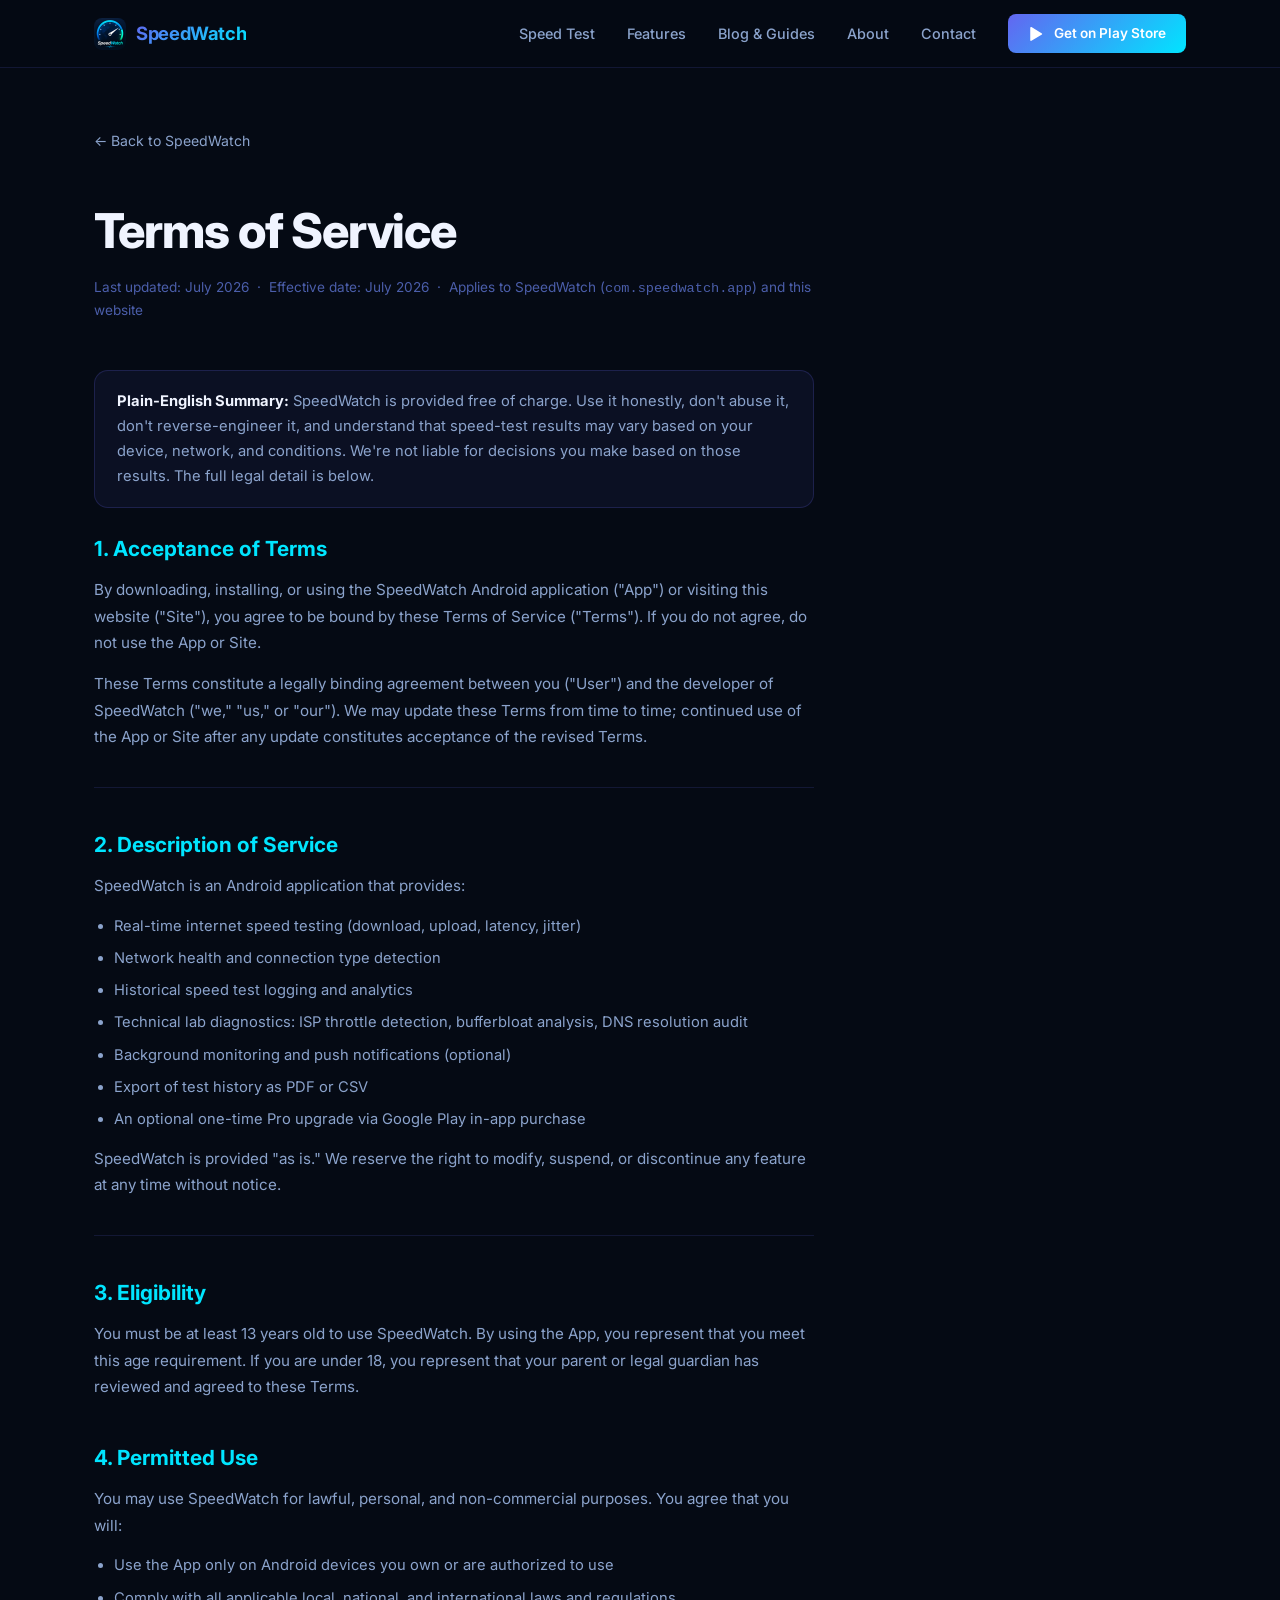
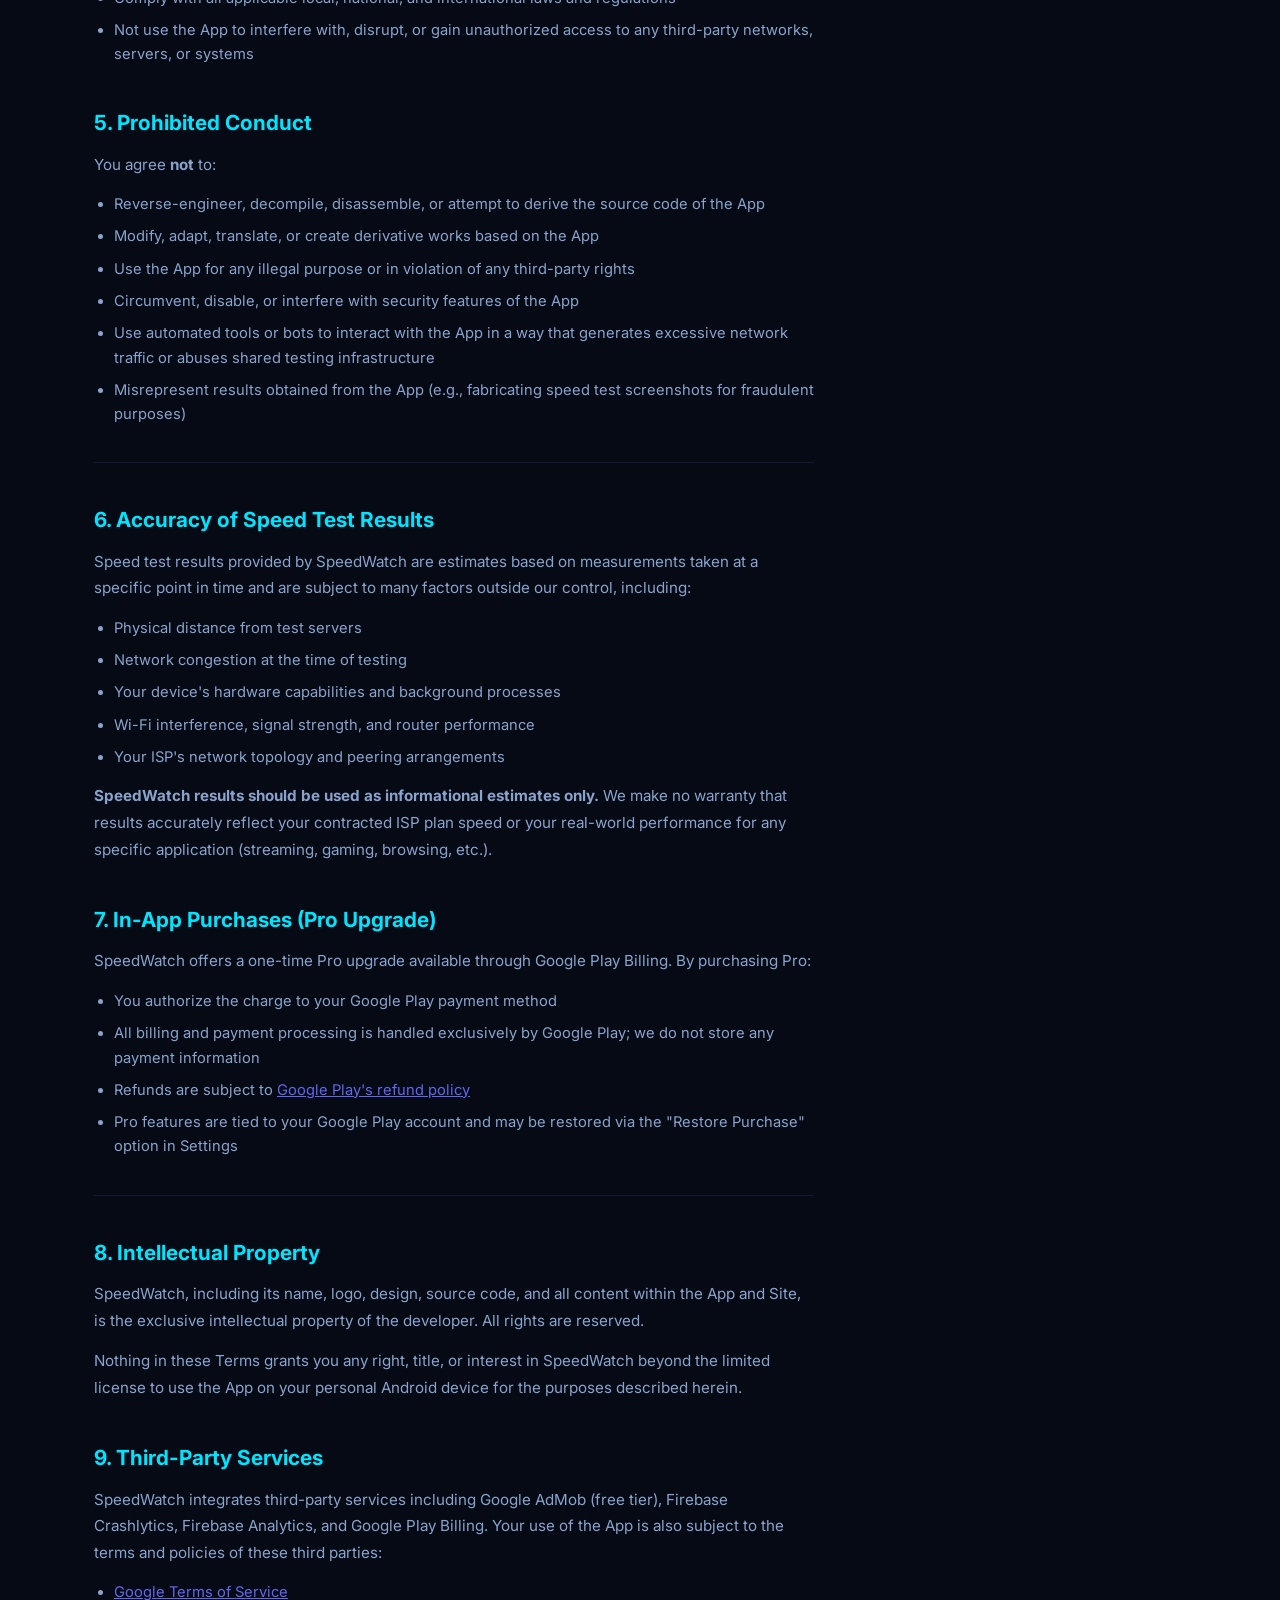
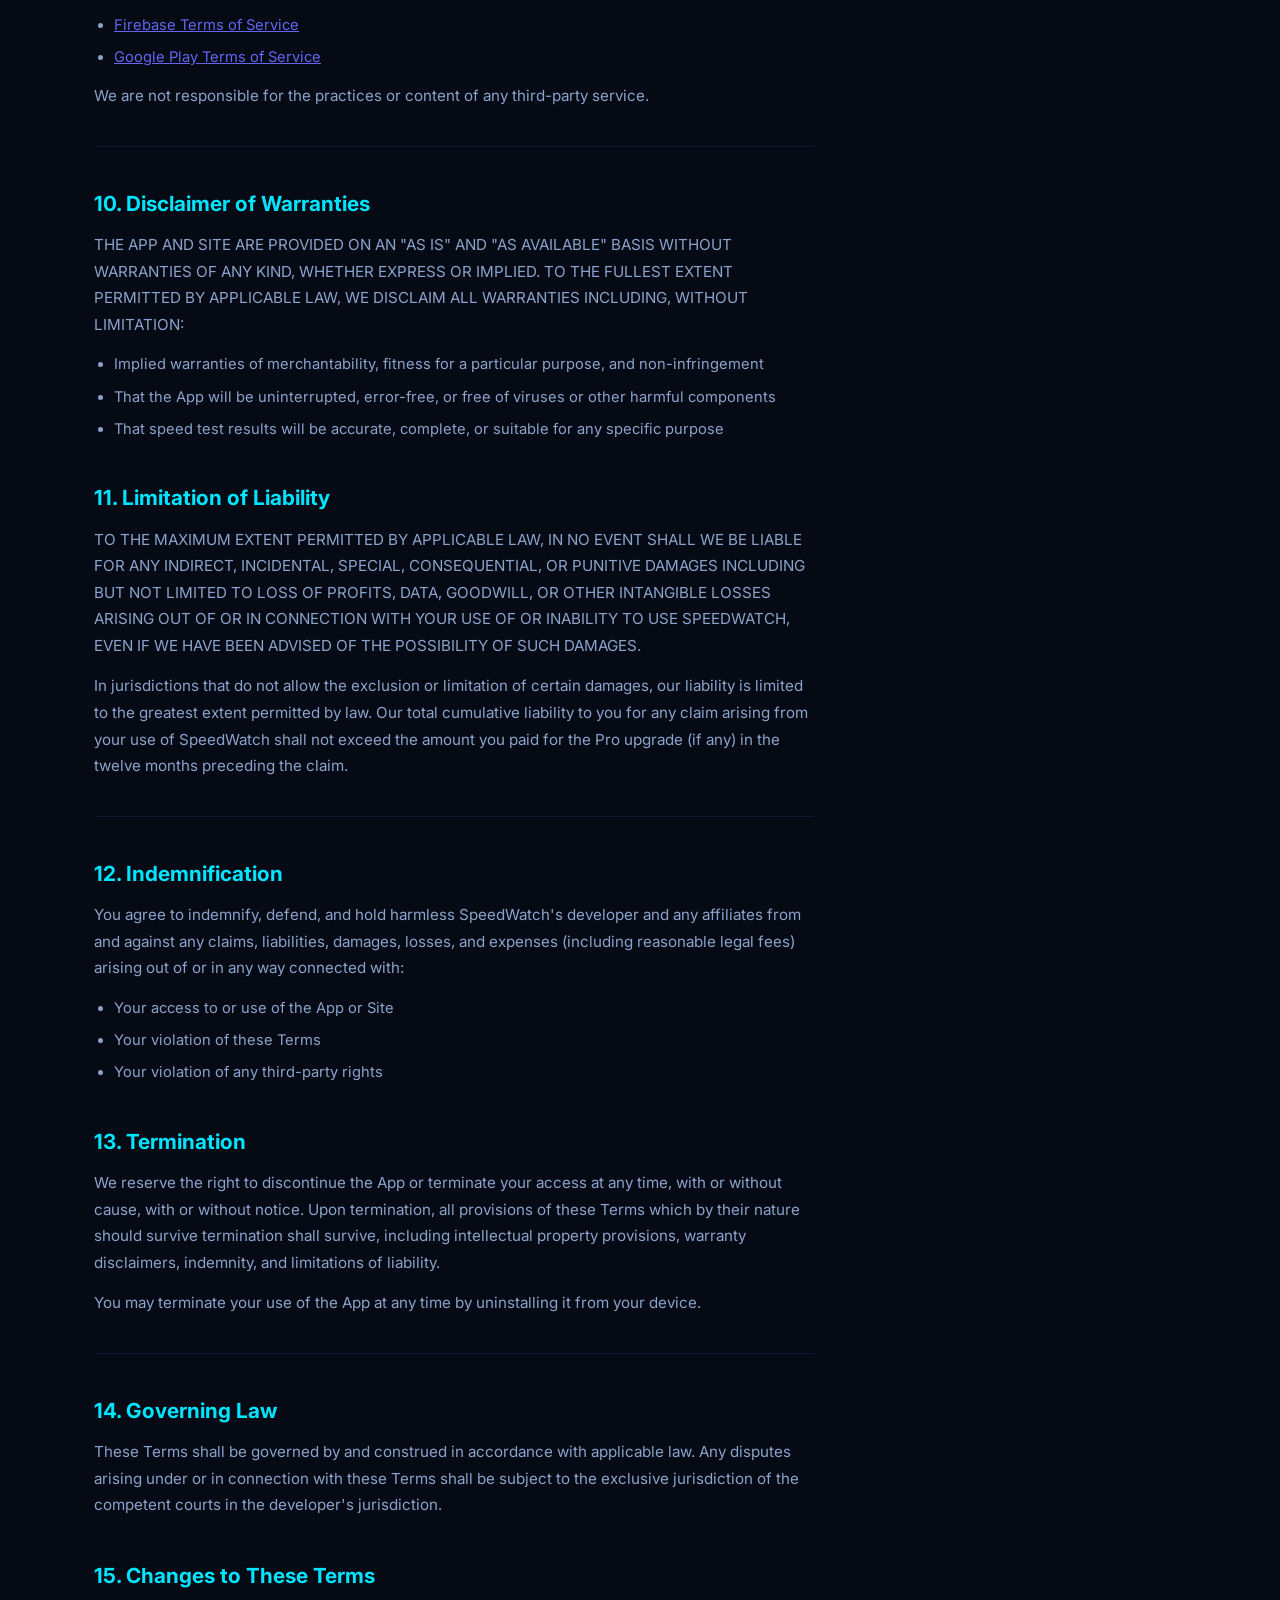
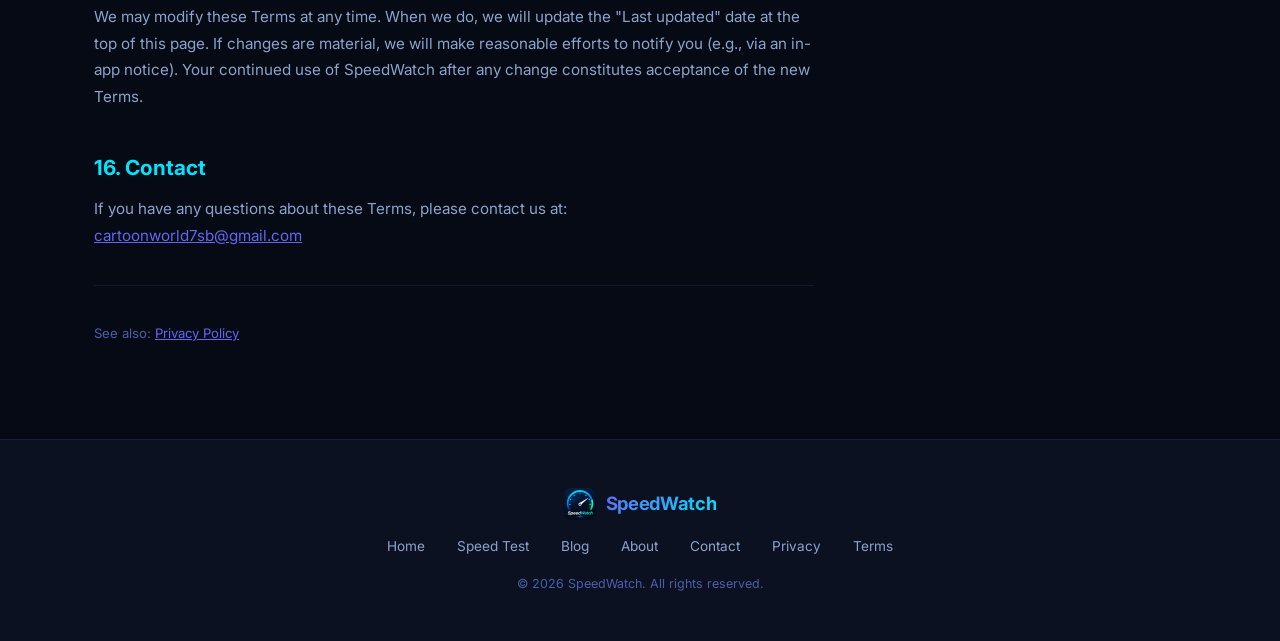
<file: terms.html>
<!DOCTYPE html>
<html lang="en">

<head>
  <meta charset="UTF-8" />
  <meta name="viewport" content="width=device-width, initial-scale=1.0" />
  <title>Terms of Service – SpeedWatch</title>
  <meta name="description"
    content="SpeedWatch Terms of Service – the rules governing your use of the SpeedWatch Android app and website." />
  <link rel="icon" href="assets/icon.png" type="image/png" />
  <link rel="preconnect" href="https://fonts.googleapis.com" />
  <link rel="preconnect" href="https://fonts.gstatic.com" crossorigin />
  <link
    href="https://fonts.googleapis.com/css2?family=Inter:wght@300;400;500;600;700;800;900&family=Space+Grotesk:wght@400;500;600;700&display=swap"
    rel="stylesheet" />
  <link rel="stylesheet" href="style.css" />
  <style>
    .legal-page {
      padding: calc(var(--nav-h) + 60px) 0 80px;
      min-height: 100vh;
    }

    .legal-page h1 {
      font-family: var(--font-heading);
      font-size: clamp(2rem, 5vw, 3rem);
      font-weight: 800;
      letter-spacing: -0.025em;
      margin-bottom: 8px;
    }

    .legal-page .meta {
      font-size: 0.85rem;
      color: var(--text-muted);
      margin-bottom: 48px;
      display: block;
    }

    .legal-body {
      max-width: 720px;
    }

    .legal-body h2 {
      font-family: var(--font-heading);
      font-size: 1.3rem;
      font-weight: 700;
      margin: 40px 0 12px;
      color: var(--cyan);
    }

    .legal-body h2:first-of-type {
      margin-top: 0;
    }

    .legal-body p {
      font-size: 0.95rem;
      color: var(--text-secondary);
      line-height: 1.75;
      margin-bottom: 14px;
    }

    .legal-body ul {
      padding-left: 20px;
      margin-bottom: 14px;
    }

    .legal-body ul li {
      font-size: 0.92rem;
      color: var(--text-secondary);
      margin-bottom: 8px;
      list-style: disc;
      line-height: 1.65;
    }

    .legal-body a {
      color: var(--indigo);
      text-decoration: underline;
    }

    .legal-body a:hover {
      color: var(--cyan);
    }

    .legal-divider {
      height: 1px;
      background: var(--border);
      margin: 36px 0;
    }

    .back-link {
      display: inline-flex;
      align-items: center;
      gap: 8px;
      font-size: 0.88rem;
      color: var(--text-secondary);
      margin-bottom: 40px;
      transition: color var(--transition);
    }

    .back-link:hover {
      color: var(--cyan);
    }

    .highlight-box {
      background: rgba(99, 102, 241, 0.07);
      border: 1px solid rgba(99, 102, 241, 0.2);
      border-radius: var(--radius-md);
      padding: 18px 22px;
      margin-bottom: 24px;
      font-size: 0.92rem;
      color: var(--text-secondary);
      line-height: 1.7;
    }

    .highlight-box strong {
      color: var(--text-primary);
    }
  </style>
</head>

<body>

  <!-- ===== NAVBAR ===== -->
  <nav class="navbar scrolled" id="navbar">
    <div class="nav-inner">
      <a href="/" class="nav-brand" aria-label="SpeedWatch Home">
        <img src="assets/icon.png" alt="SpeedWatch logo" class="nav-logo" />
        <span class="nav-wordmark">SpeedWatch</span>
      </a>
      <ul class="nav-links" role="navigation" aria-label="Main navigation">
        <li><a href="/#speedtest">Speed Test</a></li>
        <li><a href="/#features">Features</a></li>
        <li><a href="/blog/">Blog &amp; Guides</a></li>
        <li><a href="about.html">About</a></li>
        <li><a href="contact.html">Contact</a></li>
      </ul>
      <a href="https://play.google.com/store/apps/details?id=com.speedwatch.app" class="btn-nav-cta" target="_blank"
        rel="noopener" aria-label="Download SpeedWatch on Google Play">
        <svg width="18" height="18" viewBox="0 0 24 24" fill="currentColor" aria-hidden="true">
          <path d="M3 20.5v-17c0-.83 1-1.3 1.6-.78l14 8.5c.53.32.53 1.04 0 1.36l-14 8.5c-.6.52-1.6.05-1.6-.78z" />
        </svg>
        Get on Play Store
      </a>
    </div>
  </nav>

  <!-- ===== MAIN ===== -->
  <main class="legal-page">
    <div class="container">
      <a href="index.html" class="back-link">← Back to SpeedWatch</a>

      <div class="legal-body">
        <h1>Terms of Service</h1>
        <span class="meta">
          Last updated: July 2026 &nbsp;·&nbsp;
          Effective date: July 2026 &nbsp;·&nbsp;
          Applies to SpeedWatch (<code>com.speedwatch.app</code>) and this website
        </span>

        <div class="highlight-box">
          <strong>Plain-English Summary:</strong> SpeedWatch is provided free of charge. Use it honestly, don't abuse
          it, don't reverse-engineer it, and understand that speed-test results may vary based on your device, network,
          and conditions. We're not liable for decisions you make based on those results. The full legal detail is
          below.
        </div>

        <h2>1. Acceptance of Terms</h2>
        <p>By downloading, installing, or using the SpeedWatch Android application ("App") or visiting this website
          ("Site"), you agree to be bound by these Terms of Service ("Terms"). If you do not agree, do not use the App
          or Site.</p>
        <p>These Terms constitute a legally binding agreement between you ("User") and the developer of SpeedWatch
          ("we," "us," or "our"). We may update these Terms from time to time; continued use of the App or Site after
          any update constitutes acceptance of the revised Terms.</p>

        <div class="legal-divider"></div>

        <h2>2. Description of Service</h2>
        <p>SpeedWatch is an Android application that provides:</p>
        <ul>
          <li>Real-time internet speed testing (download, upload, latency, jitter)</li>
          <li>Network health and connection type detection</li>
          <li>Historical speed test logging and analytics</li>
          <li>Technical lab diagnostics: ISP throttle detection, bufferbloat analysis, DNS resolution audit</li>
          <li>Background monitoring and push notifications (optional)</li>
          <li>Export of test history as PDF or CSV</li>
          <li>An optional one-time Pro upgrade via Google Play in-app purchase</li>
        </ul>
        <p>SpeedWatch is provided "as is." We reserve the right to modify, suspend, or discontinue any feature at any
          time without notice.</p>

        <div class="legal-divider"></div>

        <h2>3. Eligibility</h2>
        <p>You must be at least 13 years old to use SpeedWatch. By using the App, you represent that you meet this age
          requirement. If you are under 18, you represent that your parent or legal guardian has reviewed and agreed to
          these Terms.</p>

        <h2>4. Permitted Use</h2>
        <p>You may use SpeedWatch for lawful, personal, and non-commercial purposes. You agree that you will:</p>
        <ul>
          <li>Use the App only on Android devices you own or are authorized to use</li>
          <li>Comply with all applicable local, national, and international laws and regulations</li>
          <li>Not use the App to interfere with, disrupt, or gain unauthorized access to any third-party networks,
            servers, or systems</li>
        </ul>

        <h2>5. Prohibited Conduct</h2>
        <p>You agree <strong>not</strong> to:</p>
        <ul>
          <li>Reverse-engineer, decompile, disassemble, or attempt to derive the source code of the App</li>
          <li>Modify, adapt, translate, or create derivative works based on the App</li>
          <li>Use the App for any illegal purpose or in violation of any third-party rights</li>
          <li>Circumvent, disable, or interfere with security features of the App</li>
          <li>Use automated tools or bots to interact with the App in a way that generates excessive network traffic or
            abuses shared testing infrastructure</li>
          <li>Misrepresent results obtained from the App (e.g., fabricating speed test screenshots for fraudulent
            purposes)</li>
        </ul>

        <div class="legal-divider"></div>

        <h2>6. Accuracy of Speed Test Results</h2>
        <p>Speed test results provided by SpeedWatch are estimates based on measurements taken at a specific point in
          time and are subject to many factors outside our control, including:</p>
        <ul>
          <li>Physical distance from test servers</li>
          <li>Network congestion at the time of testing</li>
          <li>Your device's hardware capabilities and background processes</li>
          <li>Wi-Fi interference, signal strength, and router performance</li>
          <li>Your ISP's network topology and peering arrangements</li>
        </ul>
        <p><strong>SpeedWatch results should be used as informational estimates only.</strong> We make no warranty that
          results accurately reflect your contracted ISP plan speed or your real-world performance for any specific
          application (streaming, gaming, browsing, etc.).</p>

        <h2>7. In-App Purchases (Pro Upgrade)</h2>
        <p>SpeedWatch offers a one-time Pro upgrade available through Google Play Billing. By purchasing Pro:</p>
        <ul>
          <li>You authorize the charge to your Google Play payment method</li>
          <li>All billing and payment processing is handled exclusively by Google Play; we do not store any payment
            information</li>
          <li>Refunds are subject to <a href="https://support.google.com/googleplay/answer/2479637" target="_blank"
              rel="noopener">Google Play's refund policy</a></li>
          <li>Pro features are tied to your Google Play account and may be restored via the "Restore Purchase" option in
            Settings</li>
        </ul>

        <div class="legal-divider"></div>

        <h2>8. Intellectual Property</h2>
        <p>SpeedWatch, including its name, logo, design, source code, and all content within the App and Site, is the
          exclusive intellectual property of the developer. All rights are reserved.</p>
        <p>Nothing in these Terms grants you any right, title, or interest in SpeedWatch beyond the limited license to
          use the App on your personal Android device for the purposes described herein.</p>

        <h2>9. Third-Party Services</h2>
        <p>SpeedWatch integrates third-party services including Google AdMob (free tier), Firebase Crashlytics, Firebase
          Analytics, and Google Play Billing. Your use of the App is also subject to the terms and policies of these
          third parties:</p>
        <ul>
          <li><a href="https://policies.google.com/terms" target="_blank" rel="noopener">Google Terms of Service</a>
          </li>
          <li><a href="https://firebase.google.com/terms" target="_blank" rel="noopener">Firebase Terms of Service</a>
          </li>
          <li><a href="https://play.google.com/about/play-terms/" target="_blank" rel="noopener">Google Play Terms of
              Service</a></li>
        </ul>
        <p>We are not responsible for the practices or content of any third-party service.</p>

        <div class="legal-divider"></div>

        <h2>10. Disclaimer of Warranties</h2>
        <p>THE APP AND SITE ARE PROVIDED ON AN "AS IS" AND "AS AVAILABLE" BASIS WITHOUT WARRANTIES OF ANY KIND, WHETHER
          EXPRESS OR IMPLIED. TO THE FULLEST EXTENT PERMITTED BY APPLICABLE LAW, WE DISCLAIM ALL WARRANTIES INCLUDING,
          WITHOUT LIMITATION:</p>
        <ul>
          <li>Implied warranties of merchantability, fitness for a particular purpose, and non-infringement</li>
          <li>That the App will be uninterrupted, error-free, or free of viruses or other harmful components</li>
          <li>That speed test results will be accurate, complete, or suitable for any specific purpose</li>
        </ul>

        <h2>11. Limitation of Liability</h2>
        <p>TO THE MAXIMUM EXTENT PERMITTED BY APPLICABLE LAW, IN NO EVENT SHALL WE BE LIABLE FOR ANY INDIRECT,
          INCIDENTAL, SPECIAL, CONSEQUENTIAL, OR PUNITIVE DAMAGES INCLUDING BUT NOT LIMITED TO LOSS OF PROFITS, DATA,
          GOODWILL, OR OTHER INTANGIBLE LOSSES ARISING OUT OF OR IN CONNECTION WITH YOUR USE OF OR INABILITY TO USE
          SPEEDWATCH, EVEN IF WE HAVE BEEN ADVISED OF THE POSSIBILITY OF SUCH DAMAGES.</p>
        <p>In jurisdictions that do not allow the exclusion or limitation of certain damages, our liability is limited
          to the greatest extent permitted by law. Our total cumulative liability to you for any claim arising from your
          use of SpeedWatch shall not exceed the amount you paid for the Pro upgrade (if any) in the twelve months
          preceding the claim.</p>

        <div class="legal-divider"></div>

        <h2>12. Indemnification</h2>
        <p>You agree to indemnify, defend, and hold harmless SpeedWatch's developer and any affiliates from and against
          any claims, liabilities, damages, losses, and expenses (including reasonable legal fees) arising out of or in
          any way connected with:</p>
        <ul>
          <li>Your access to or use of the App or Site</li>
          <li>Your violation of these Terms</li>
          <li>Your violation of any third-party rights</li>
        </ul>

        <h2>13. Termination</h2>
        <p>We reserve the right to discontinue the App or terminate your access at any time, with or without cause, with
          or without notice. Upon termination, all provisions of these Terms which by their nature should survive
          termination shall survive, including intellectual property provisions, warranty disclaimers, indemnity, and
          limitations of liability.</p>
        <p>You may terminate your use of the App at any time by uninstalling it from your device.</p>

        <div class="legal-divider"></div>

        <h2>14. Governing Law</h2>
        <p>These Terms shall be governed by and construed in accordance with applicable law. Any disputes arising under
          or in connection with these Terms shall be subject to the exclusive jurisdiction of the competent courts in
          the developer's jurisdiction.</p>

        <h2>15. Changes to These Terms</h2>
        <p>We may modify these Terms at any time. When we do, we will update the "Last updated" date at the top of this
          page. If changes are material, we will make reasonable efforts to notify you (e.g., via an in-app notice).
          Your continued use of SpeedWatch after any change constitutes acceptance of the new Terms.</p>

        <h2>16. Contact</h2>
        <p>If you have any questions about these Terms, please contact us at:<br />
          <a href="mailto:cartoonworld7sb@gmail.com">cartoonworld7sb@gmail.com</a>
        </p>

        <div class="legal-divider"></div>

        <p style="font-size: 0.82rem; color: var(--text-muted);">
          See also: <a href="privacy.html">Privacy Policy</a>
        </p>
      </div>
    </div>
  </main>

  <!-- ===== FOOTER ===== -->
  <footer class="footer" role="contentinfo">
    <div class="container footer-inner">
      <div class="footer-brand">
        <img src="assets/icon.png" alt="SpeedWatch logo" class="nav-logo" />
        <span class="nav-wordmark">SpeedWatch</span>
      </div>
      <nav class="footer-links" aria-label="Footer links">
        <a href="/">Home</a>
        <a href="/#speedtest">Speed Test</a>
        <a href="/blog/">Blog</a>
        <a href="about.html">About</a>
        <a href="contact.html">Contact</a>
        <a href="privacy.html">Privacy</a>
        <a href="terms.html">Terms</a>
      </nav>
      <p class="footer-copy">&copy; 2026 SpeedWatch. All rights reserved.</p>
    </div>
  </footer>

</body>

</html>
</file>
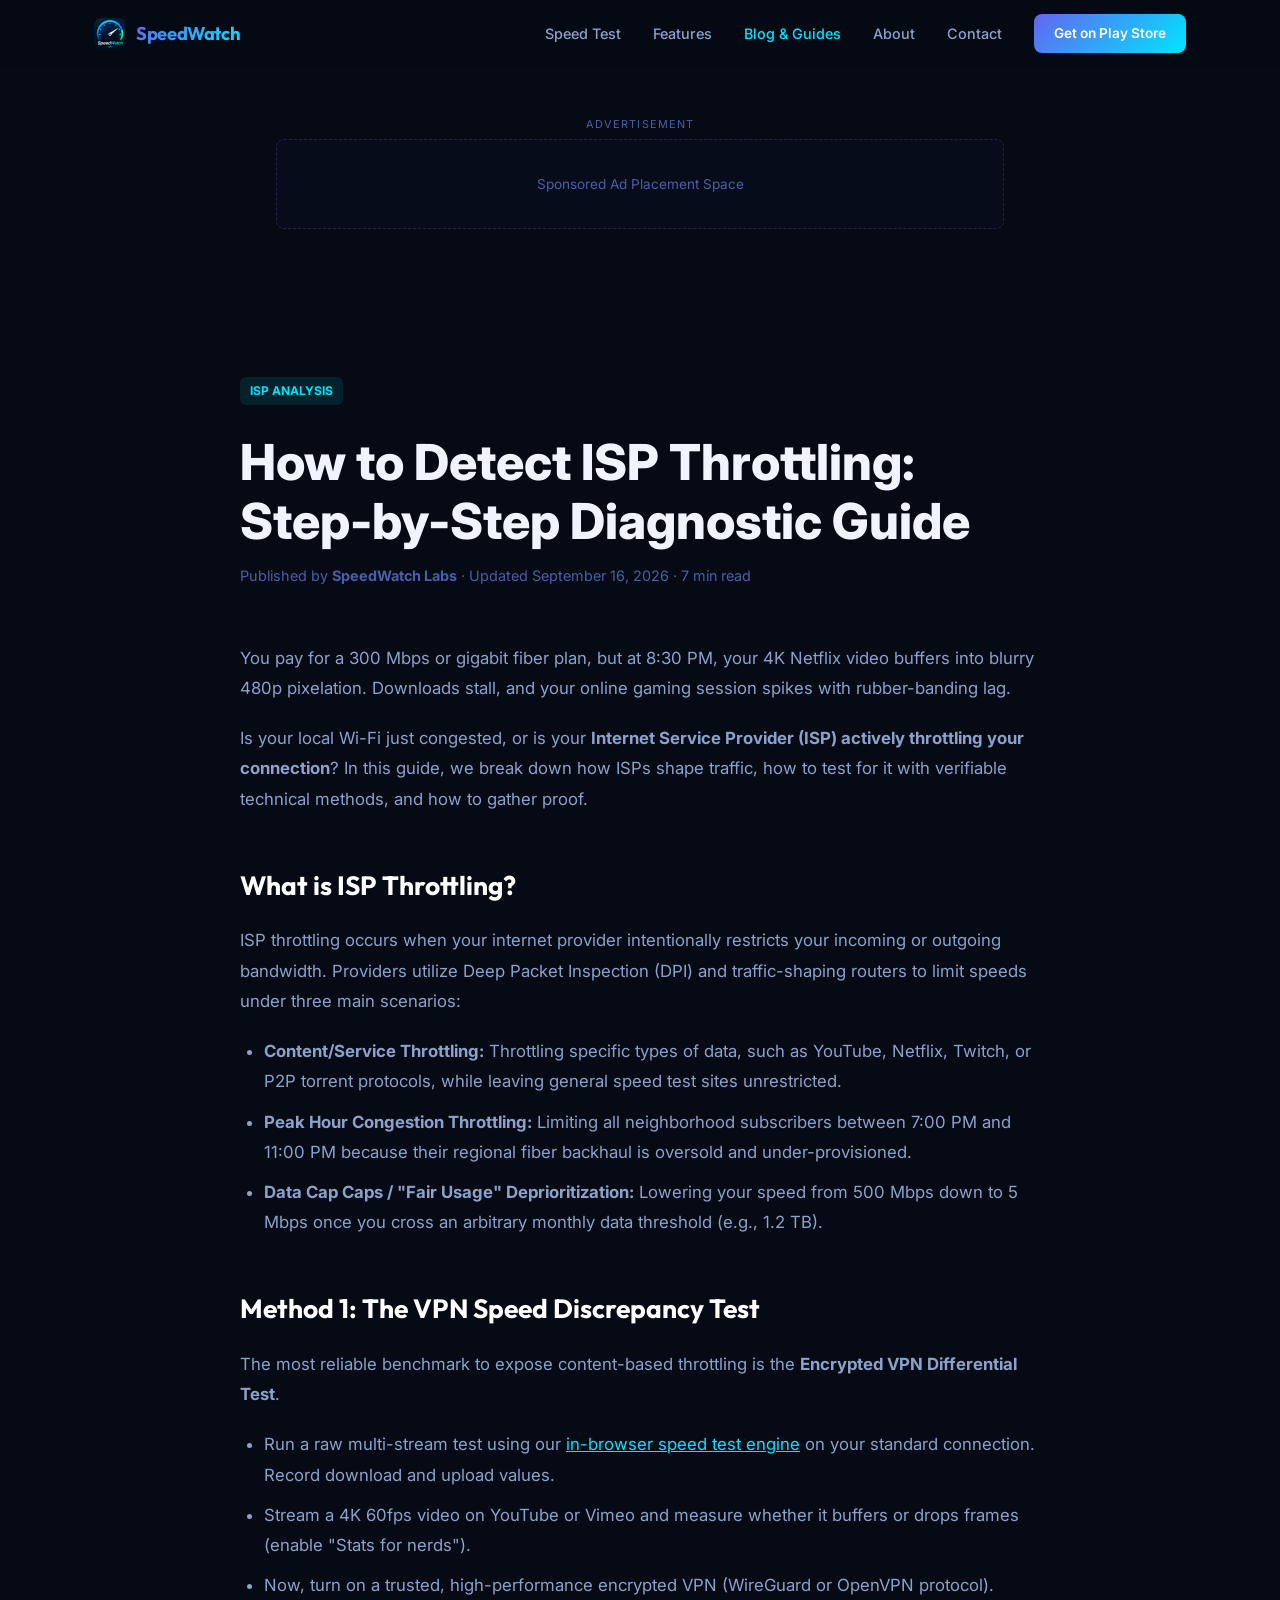
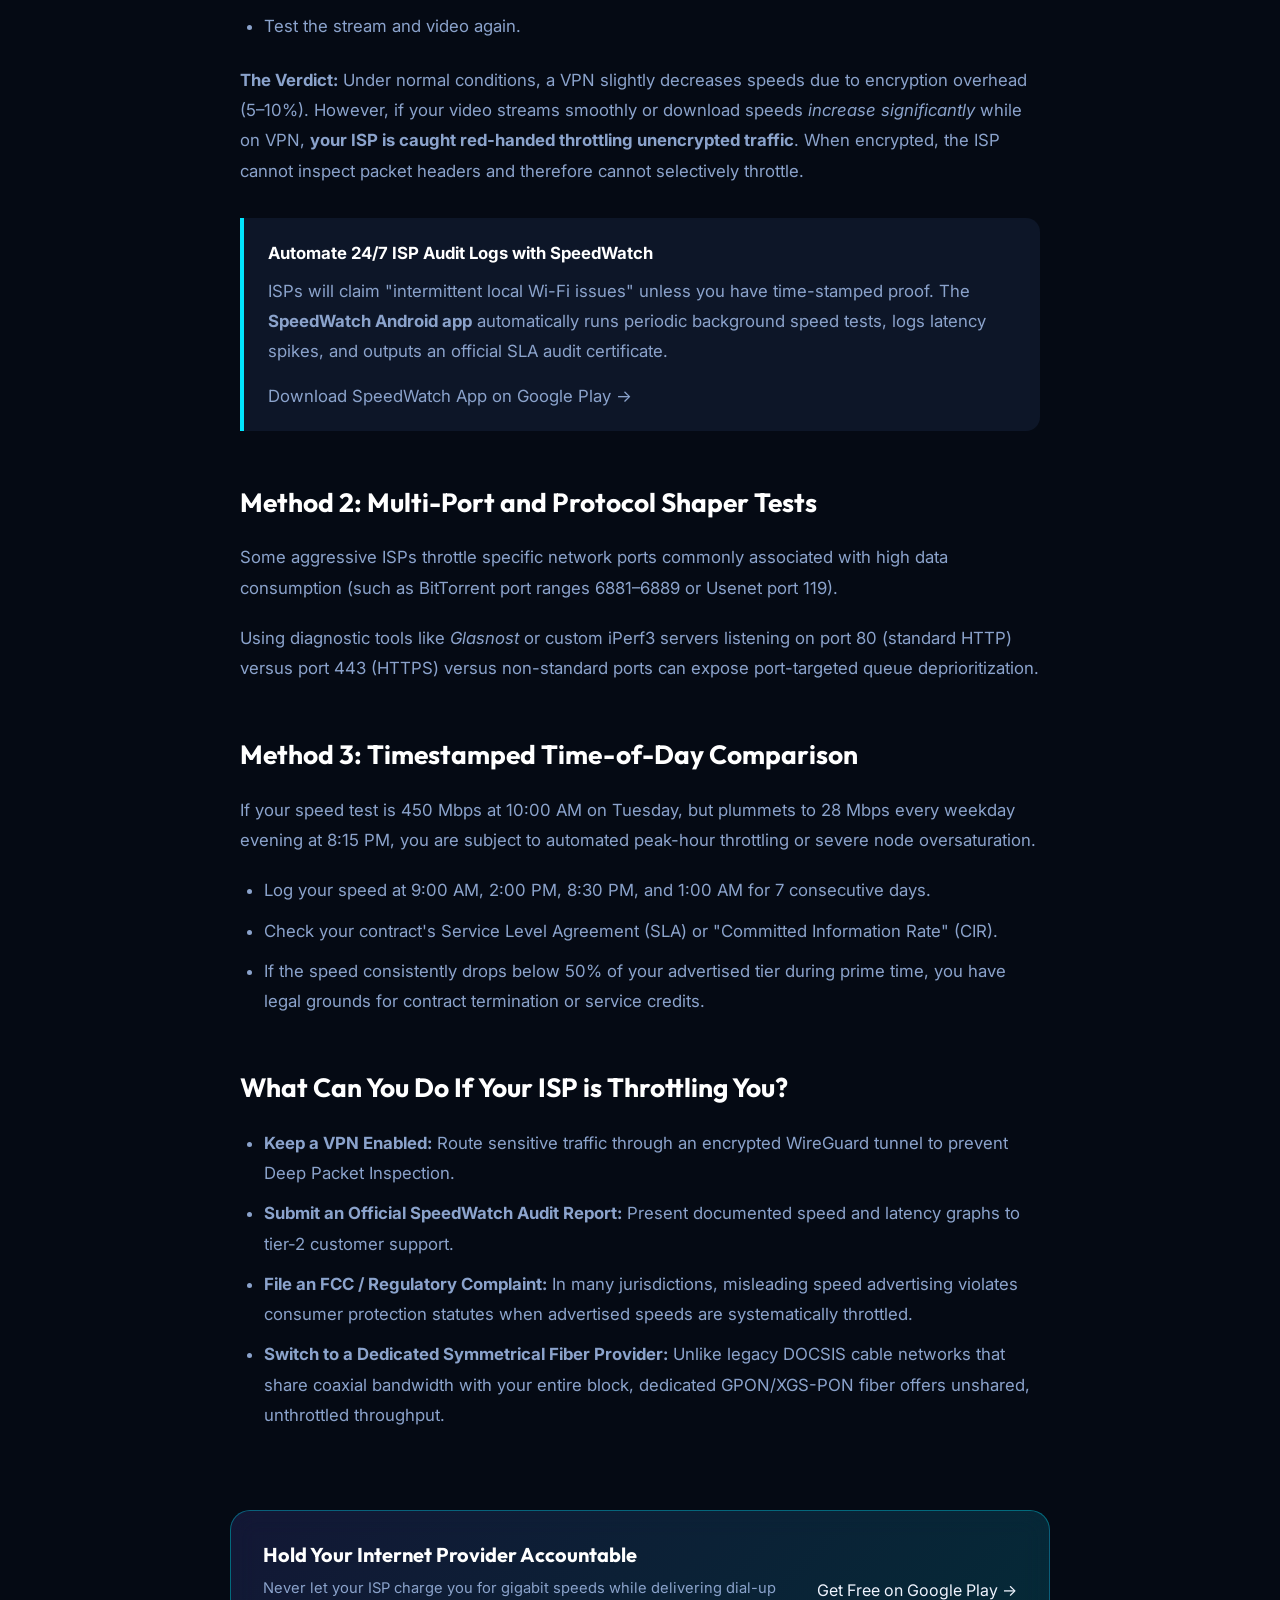
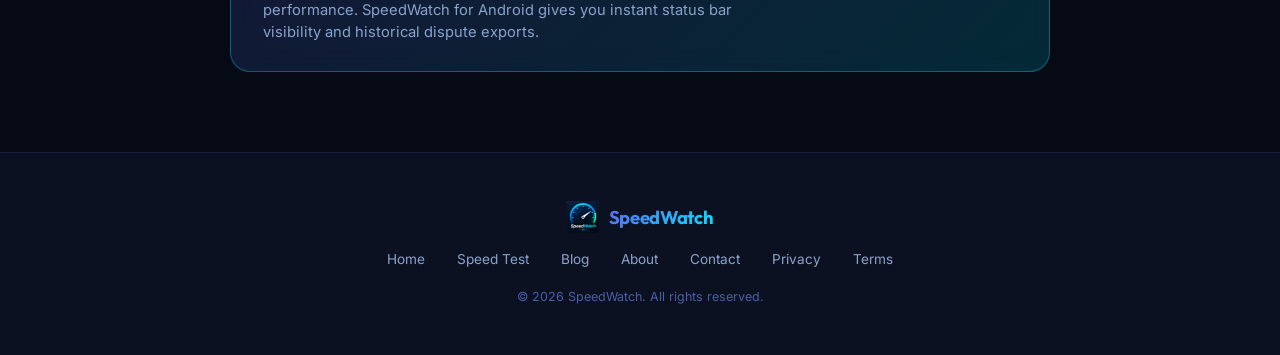
<file: blog/how-to-detect-isp-throttling.html>
<!DOCTYPE html>
<html lang="en">

<head>
  <meta charset="UTF-8" />
  <meta name="viewport" content="width=device-width, initial-scale=1.0" />
  <title>How to Detect ISP Throttling: Stop Secret Speed Caps (2026 Guide)</title>
  <meta name="description"
    content="Is your Internet Service Provider secretly throttling your connection during peak hours or video streaming? Learn technical methods to prove ISP throttling and reclaim bandwidth." />
  <link rel="canonical" href="https://speedwatch-app.vercel.app/blog/how-to-detect-isp-throttling.html" />
  <meta name="robots" content="index, follow" />

  <!-- Open Graph -->
  <meta property="og:type" content="article" />
  <meta property="og:title" content="How to Detect ISP Throttling: Stop Secret Speed Caps (2026 Guide)" />
  <meta property="og:description"
    content="Learn how to detect selective protocol throttling, port shaping, and peak-hour bandwidth manipulation with verifiable speed tests." />
  <meta property="og:image" content="https://speedwatch-app.vercel.app/assets/icon.png" />
  <meta property="og:url" content="https://speedwatch-app.vercel.app/blog/how-to-detect-isp-throttling.html" />

  <link rel="icon" href="../assets/icon.png" type="image/png" />
  <link rel="preconnect" href="https://fonts.googleapis.com" />
  <link rel="preconnect" href="https://fonts.gstatic.com" crossorigin />
  <link
    href="https://fonts.googleapis.com/css2?family=Inter:wght@300;400;500;600;700;800;900&family=Outfit:wght@400;500;600;700;800;900&display=swap"
    rel="stylesheet" />
  <link rel="stylesheet" href="../style.css" />

  <!-- Article JSON-LD Schema -->
  <script type="application/ld+json">
  {
    "@context": "https://schema.org",
    "@type": "Article",
    "headline": "How to Detect ISP Throttling: Stop Secret Speed Caps",
    "description": "Step-by-step diagnostic guide to detecting whether your ISP is throttling video streaming, gaming, or general bandwidth during peak hours.",
    "image": "https://speedwatch-app.vercel.app/assets/icon.png",
    "datePublished": "2026-09-16",
    "dateModified": "2026-09-16",
    "author": {
      "@type": "Organization",
      "name": "SpeedWatch Labs"
    },
    "publisher": {
      "@type": "Organization",
      "name": "SpeedWatch",
      "logo": {
        "@type": "ImageObject",
        "url": "https://speedwatch-app.vercel.app/assets/icon.png"
      }
    }
  }
  </script>
</head>

<body>

  <!-- ===== NAVBAR ===== -->
  <nav class="navbar" id="navbar">
    <div class="nav-inner">
      <a href="/" class="nav-brand">
        <img src="../assets/icon.png" alt="SpeedWatch logo" class="nav-logo" />
        <span class="nav-wordmark">SpeedWatch</span>
      </a>
      <ul class="nav-links">
        <li><a href="/#speedtest">Speed Test</a></li>
        <li><a href="/#features">Features</a></li>
        <li><a href="/blog/" style="color: var(--cyan);">Blog &amp; Guides</a></li>
        <li><a href="../about.html">About</a></li>
        <li><a href="../contact.html">Contact</a></li>
      </ul>
      <a href="https://play.google.com/store/apps/details?id=com.speedwatch.app" class="btn-nav-cta" target="_blank" rel="noopener">
        Get on Play Store
      </a>
    </div>
  </nav>

  <!-- ===== AD SLOT ===== -->
  <div class="container" style="padding-top: calc(var(--nav-h) + 16px);">
    <div class="ad-slot-container">
      <div class="ad-label">Advertisement</div>
      <div class="ad-box ad-leaderboard">
        <span>Sponsored Ad Placement Space</span>
      </div>
    </div>
  </div>

  <!-- ===== ARTICLE CONTAINER ===== -->
  <main class="container">
    <article>
      <header class="article-header">
        <span class="blog-card-tag">ISP Analysis</span>
        <h1 style="font-size: clamp(2rem, 4.5vw, 3.1rem); font-weight: 800; line-height: 1.2; margin: 16px 0 12px;">
          How to Detect ISP Throttling: Step-by-Step Diagnostic Guide
        </h1>
        <div style="font-size: 0.9rem; color: var(--text-muted); margin-bottom: 24px;">
          Published by <strong>SpeedWatch Labs</strong> · Updated September 16, 2026 · 7 min read
        </div>
      </header>

      <div class="article-content">
        <p>
          You pay for a 300 Mbps or gigabit fiber plan, but at 8:30 PM, your 4K Netflix video buffers into blurry 480p pixelation. Downloads stall, and your online gaming session spikes with rubber-banding lag.
        </p>
        <p>
          Is your local Wi-Fi just congested, or is your <strong>Internet Service Provider (ISP) actively throttling your connection</strong>? In this guide, we break down how ISPs shape traffic, how to test for it with verifiable technical methods, and how to gather proof.
        </p>

        <h2>What is ISP Throttling?</h2>
        <p>
          ISP throttling occurs when your internet provider intentionally restricts your incoming or outgoing bandwidth. Providers utilize Deep Packet Inspection (DPI) and traffic-shaping routers to limit speeds under three main scenarios:
        </p>
        <ul>
          <li><strong>Content/Service Throttling:</strong> Throttling specific types of data, such as YouTube, Netflix, Twitch, or P2P torrent protocols, while leaving general speed test sites unrestricted.</li>
          <li><strong>Peak Hour Congestion Throttling:</strong> Limiting all neighborhood subscribers between 7:00 PM and 11:00 PM because their regional fiber backhaul is oversold and under-provisioned.</li>
          <li><strong>Data Cap Caps / "Fair Usage" Deprioritization:</strong> Lowering your speed from 500 Mbps down to 5 Mbps once you cross an arbitrary monthly data threshold (e.g., 1.2 TB).</li>
        </ul>

        <h2>Method 1: The VPN Speed Discrepancy Test</h2>
        <p>
          The most reliable benchmark to expose content-based throttling is the <strong>Encrypted VPN Differential Test</strong>.
        </p>
        <ol>
          <li>Run a raw multi-stream test using our <a href="/#speedtest" style="color: var(--cyan); text-decoration: underline;">in-browser speed test engine</a> on your standard connection. Record download and upload values.</li>
          <li>Stream a 4K 60fps video on YouTube or Vimeo and measure whether it buffers or drops frames (enable "Stats for nerds").</li>
          <li>Now, turn on a trusted, high-performance encrypted VPN (WireGuard or OpenVPN protocol).</li>
          <li>Test the stream and video again.</li>
        </ol>
        <p>
          <strong>The Verdict:</strong> Under normal conditions, a VPN slightly decreases speeds due to encryption overhead (5–10%). However, if your video streams smoothly or download speeds <em>increase significantly</em> while on VPN, <strong>your ISP is caught red-handed throttling unencrypted traffic</strong>. When encrypted, the ISP cannot inspect packet headers and therefore cannot selectively throttle.
        </p>

        <div class="article-callout">
          <h4 style="color: #fff; margin-bottom: 8px;">Automate 24/7 ISP Audit Logs with SpeedWatch</h4>
          <p style="margin-bottom: 14px;">
            ISPs will claim "intermittent local Wi-Fi issues" unless you have time-stamped proof. The <strong>SpeedWatch Android app</strong> automatically runs periodic background speed tests, logs latency spikes, and outputs an official SLA audit certificate.
          </p>
          <a href="https://play.google.com/store/apps/details?id=com.speedwatch.app" class="btn-primary" target="_blank" rel="noopener" style="display: inline-block;">
            Download SpeedWatch App on Google Play →
          </a>
        </div>

        <h2>Method 2: Multi-Port and Protocol Shaper Tests</h2>
        <p>
          Some aggressive ISPs throttle specific network ports commonly associated with high data consumption (such as BitTorrent port ranges 6881–6889 or Usenet port 119).
        </p>
        <p>
          Using diagnostic tools like <em>Glasnost</em> or custom iPerf3 servers listening on port 80 (standard HTTP) versus port 443 (HTTPS) versus non-standard ports can expose port-targeted queue deprioritization.
        </p>

        <h2>Method 3: Timestamped Time-of-Day Comparison</h2>
        <p>
          If your speed test is 450 Mbps at 10:00 AM on Tuesday, but plummets to 28 Mbps every weekday evening at 8:15 PM, you are subject to automated peak-hour throttling or severe node oversaturation.
        </p>
        <ul>
          <li>Log your speed at 9:00 AM, 2:00 PM, 8:30 PM, and 1:00 AM for 7 consecutive days.</li>
          <li>Check your contract's Service Level Agreement (SLA) or "Committed Information Rate" (CIR).</li>
          <li>If the speed consistently drops below 50% of your advertised tier during prime time, you have legal grounds for contract termination or service credits.</li>
        </ul>

        <h2>What Can You Do If Your ISP is Throttling You?</h2>
        <ol>
          <li><strong>Keep a VPN Enabled:</strong> Route sensitive traffic through an encrypted WireGuard tunnel to prevent Deep Packet Inspection.</li>
          <li><strong>Submit an Official SpeedWatch Audit Report:</strong> Present documented speed and latency graphs to tier-2 customer support.</li>
          <li><strong>File an FCC / Regulatory Complaint:</strong> In many jurisdictions, misleading speed advertising violates consumer protection statutes when advertised speeds are systematically throttled.</li>
          <li><strong>Switch to a Dedicated Symmetrical Fiber Provider:</strong> Unlike legacy DOCSIS cable networks that share coaxial bandwidth with your entire block, dedicated GPON/XGS-PON fiber offers unshared, unthrottled throughput.</li>
        </ol>
      </div>

      <!-- Article Bottom Conversion Banner -->
      <div class="app-conversion-box" style="margin: 40px auto 80px;">
        <div class="app-conversion-content">
          <h4>Hold Your Internet Provider Accountable</h4>
          <p>
            Never let your ISP charge you for gigabit speeds while delivering dial-up performance. SpeedWatch for Android gives you instant status bar visibility and historical dispute exports.
          </p>
        </div>
        <div class="app-conversion-cta">
          <a href="https://play.google.com/store/apps/details?id=com.speedwatch.app" class="btn-primary" target="_blank" rel="noopener">
            Get Free on Google Play →
          </a>
        </div>
      </div>
    </article>
  </main>

  <!-- ===== FOOTER ===== -->
  <footer class="footer">
    <div class="container footer-inner">
      <div class="footer-brand">
        <img src="../assets/icon.png" alt="SpeedWatch logo" style="width: 32px; height: 32px;" />
        <span class="nav-wordmark">SpeedWatch</span>
      </div>
      <div class="footer-links">
        <a href="/">Home</a>
        <a href="/#speedtest">Speed Test</a>
        <a href="/blog/">Blog</a>
        <a href="../about.html">About</a>
        <a href="../contact.html">Contact</a>
        <a href="../privacy.html">Privacy</a>
        <a href="../terms.html">Terms</a>
      </div>
      <p class="footer-copy">&copy; 2026 SpeedWatch. All rights reserved.</p>
    </div>
  </footer>

  <script src="../script.js"></script>
</body>

</html>
</file>
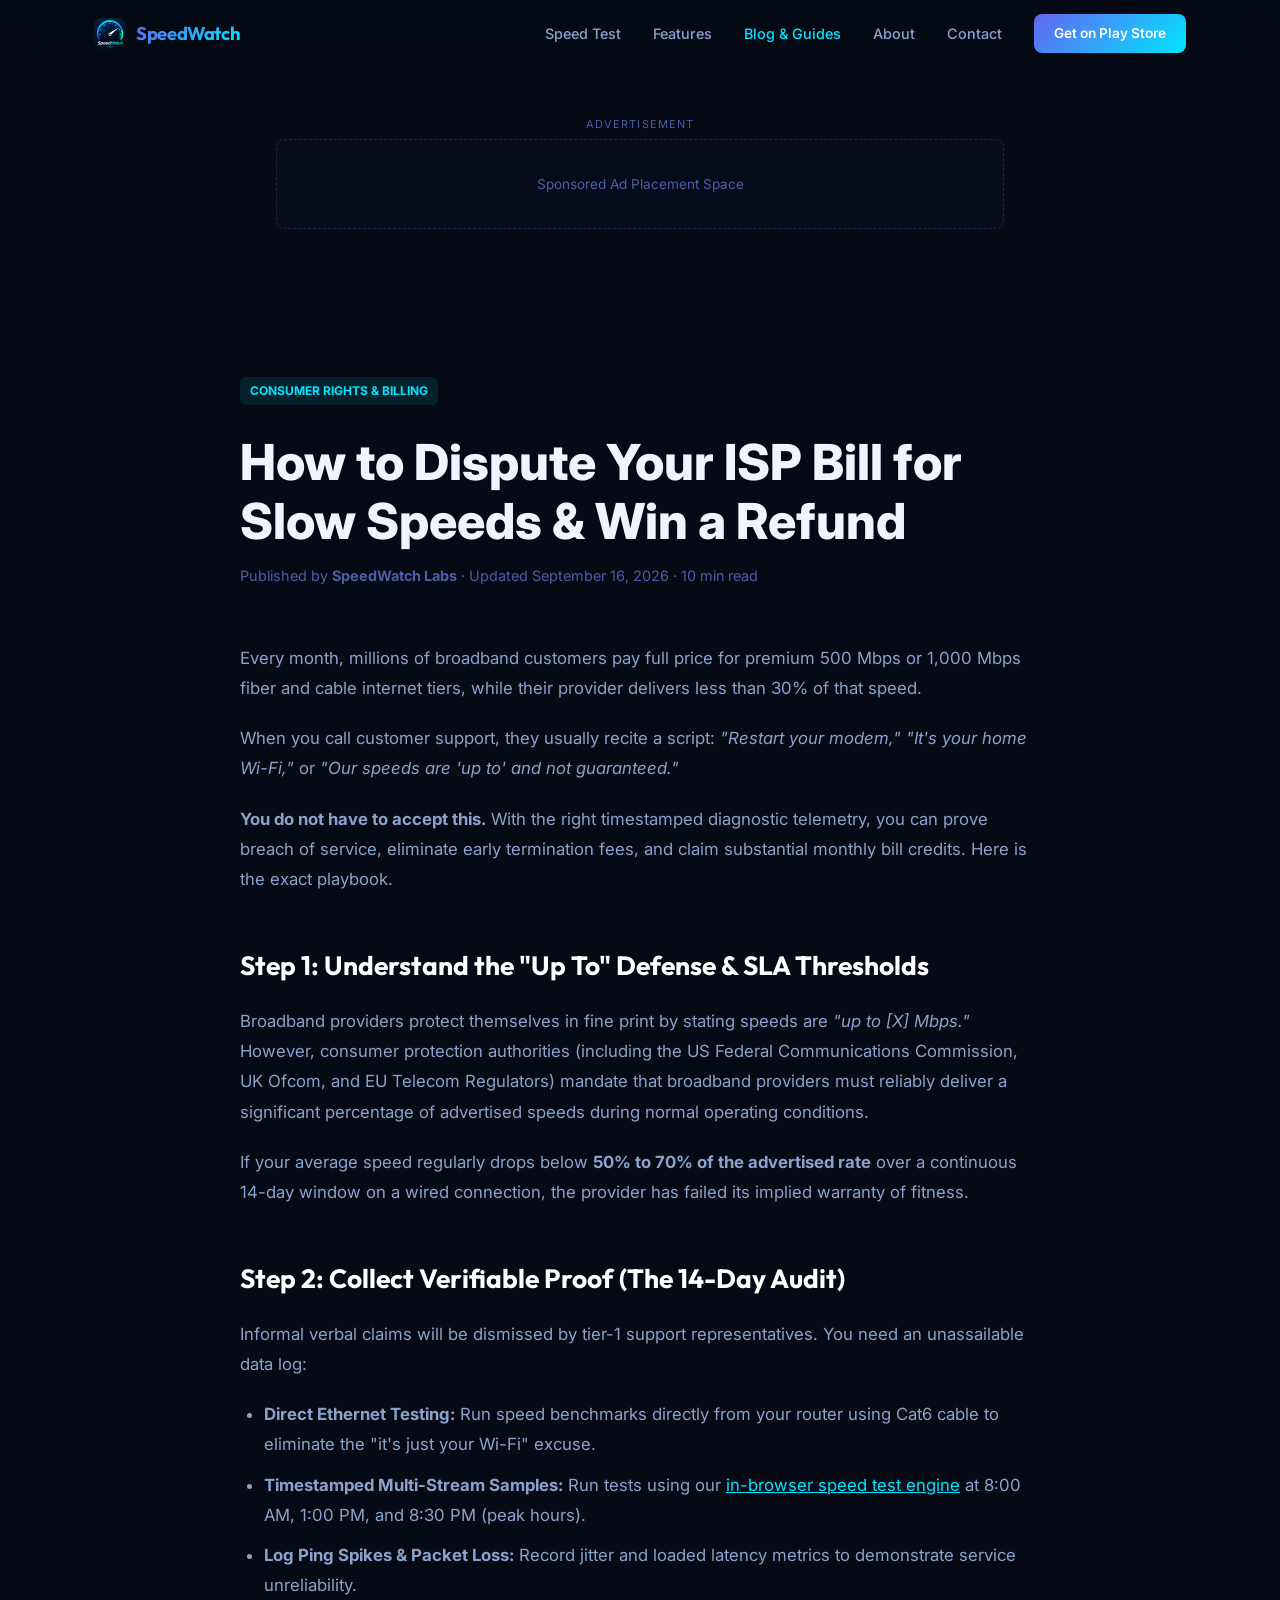
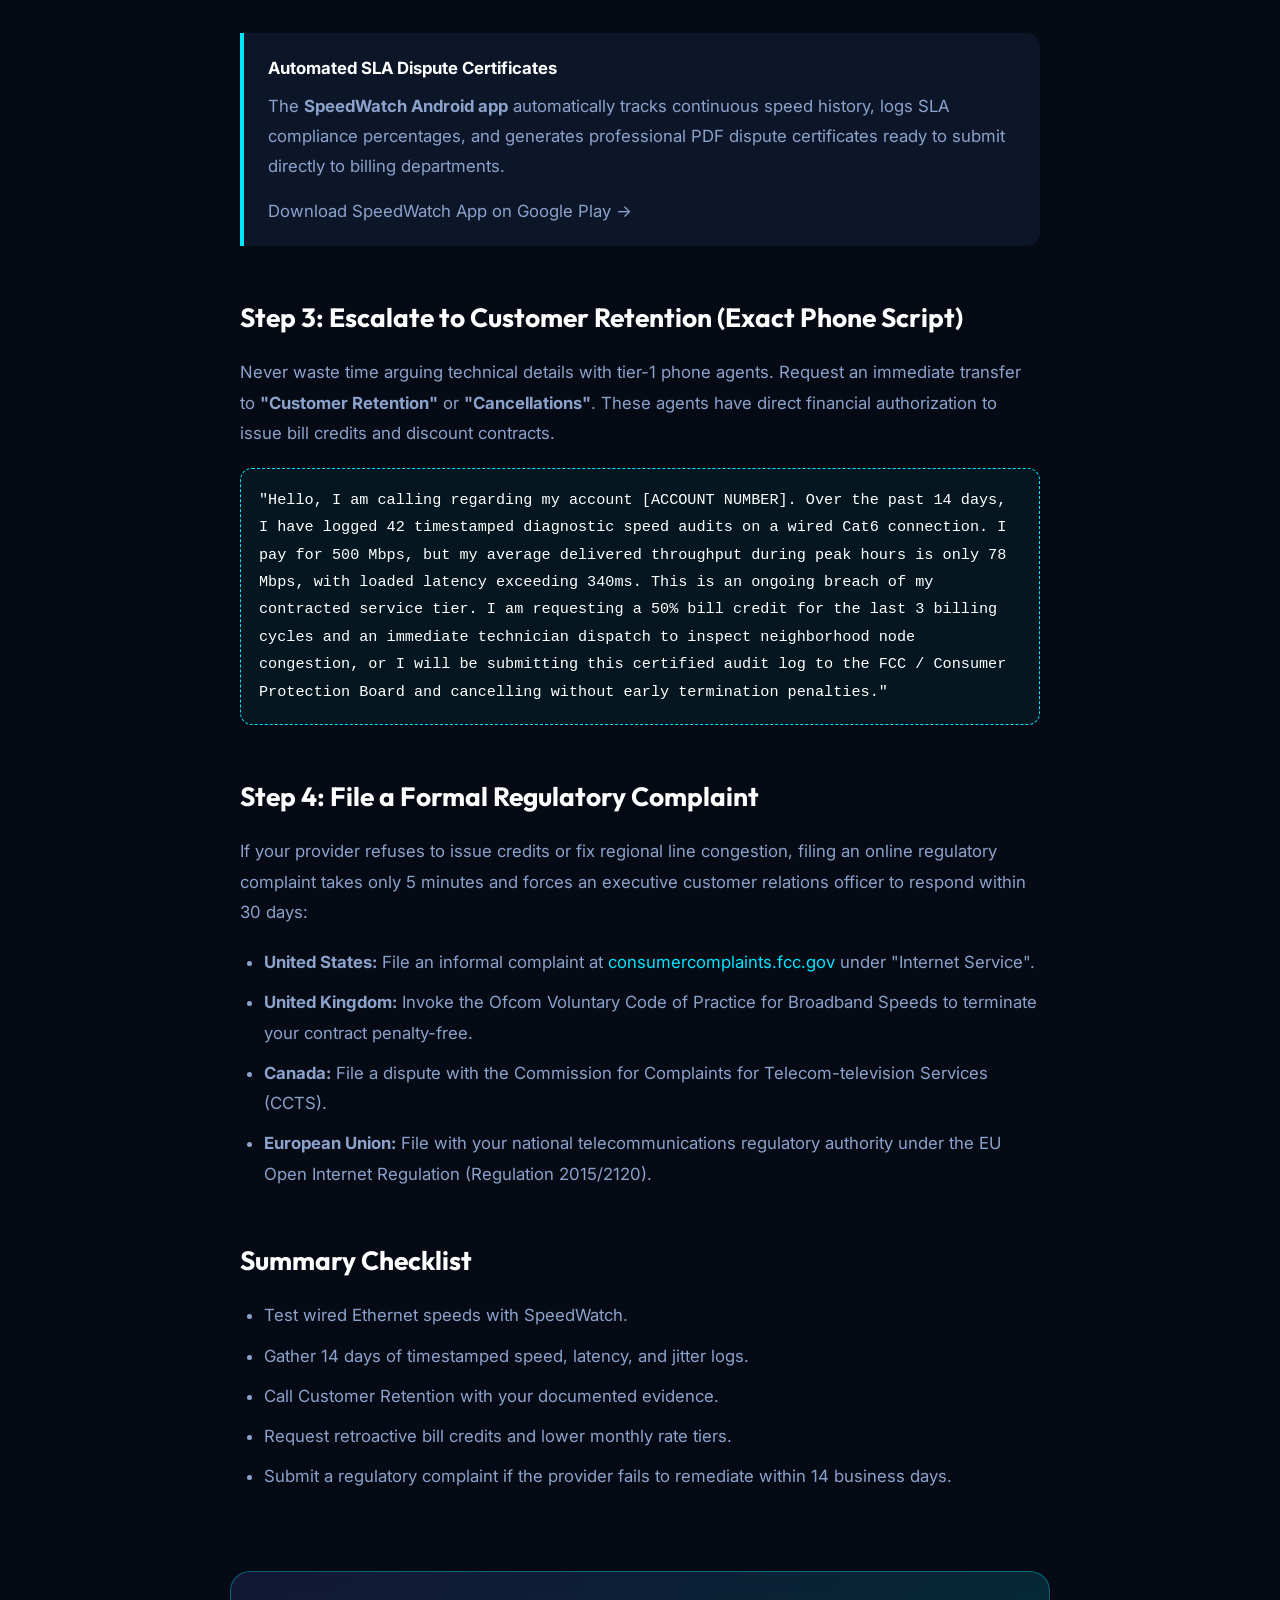
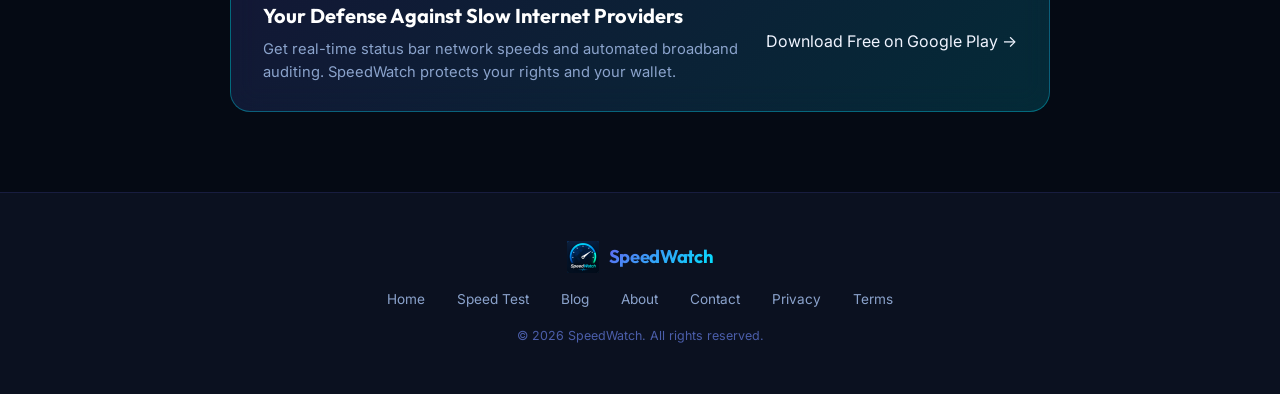
<file: blog/how-to-dispute-isp-bill-slow-speeds.html>
<!DOCTYPE html>
<html lang="en">

<head>
  <meta charset="UTF-8" />
  <meta name="viewport" content="width=device-width, initial-scale=1.0" />
  <title>How to Dispute Your ISP Bill for Slow Speeds & Get a Refund (2026)</title>
  <meta name="description"
    content="Paying for gigabit speeds but receiving a fraction? Learn how to document broadband breaches, use SpeedWatch audit reports, dispute your ISP bill, and win refunds." />
  <link rel="canonical" href="https://speedwatch-app.vercel.app/blog/how-to-dispute-isp-bill-slow-speeds.html" />
  <meta name="robots" content="index, follow" />

  <!-- Open Graph -->
  <meta property="og:type" content="article" />
  <meta property="og:title" content="How to Dispute Your ISP Bill for Slow Speeds & Get a Refund (2026)" />
  <meta property="og:description"
    content="Step-by-step consumer guide: Collect timestamped proof, escalate to tier-3 customer retention, and claim bill credits for underperforming internet." />
  <meta property="og:image" content="https://speedwatch-app.vercel.app/assets/icon.png" />
  <meta property="og:url" content="https://speedwatch-app.vercel.app/blog/how-to-dispute-isp-bill-slow-speeds.html" />

  <link rel="icon" href="../assets/icon.png" type="image/png" />
  <link rel="preconnect" href="https://fonts.googleapis.com" />
  <link rel="preconnect" href="https://fonts.gstatic.com" crossorigin />
  <link
    href="https://fonts.googleapis.com/css2?family=Inter:wght@300;400;500;600;700;800;900&family=Outfit:wght@400;500;600;700;800;900&display=swap"
    rel="stylesheet" />
  <link rel="stylesheet" href="../style.css" />

  <!-- Article JSON-LD Schema -->
  <script type="application/ld+json">
  {
    "@context": "https://schema.org",
    "@type": "Article",
    "headline": "How to Dispute Your ISP Bill for Slow Speeds & Get a Refund",
    "description": "Exhaustive legal and consumer guide to compiling broadband speed evidence, citing contract SLA breaches, and claiming ISP bill refunds.",
    "image": "https://speedwatch-app.vercel.app/assets/icon.png",
    "datePublished": "2026-09-16",
    "dateModified": "2026-09-16",
    "author": {
      "@type": "Organization",
      "name": "SpeedWatch Labs"
    },
    "publisher": {
      "@type": "Organization",
      "name": "SpeedWatch",
      "logo": {
        "@type": "ImageObject",
        "url": "https://speedwatch-app.vercel.app/assets/icon.png"
      }
    }
  }
  </script>
</head>

<body>

  <!-- ===== NAVBAR ===== -->
  <nav class="navbar" id="navbar">
    <div class="nav-inner">
      <a href="/" class="nav-brand">
        <img src="../assets/icon.png" alt="SpeedWatch logo" class="nav-logo" />
        <span class="nav-wordmark">SpeedWatch</span>
      </a>
      <ul class="nav-links">
        <li><a href="/#speedtest">Speed Test</a></li>
        <li><a href="/#features">Features</a></li>
        <li><a href="/blog/" style="color: var(--cyan);">Blog &amp; Guides</a></li>
        <li><a href="../about.html">About</a></li>
        <li><a href="../contact.html">Contact</a></li>
      </ul>
      <a href="https://play.google.com/store/apps/details?id=com.speedwatch.app" class="btn-nav-cta" target="_blank" rel="noopener">
        Get on Play Store
      </a>
    </div>
  </nav>

  <!-- ===== AD SLOT ===== -->
  <div class="container" style="padding-top: calc(var(--nav-h) + 16px);">
    <div class="ad-slot-container">
      <div class="ad-label">Advertisement</div>
      <div class="ad-box ad-leaderboard">
        <span>Sponsored Ad Placement Space</span>
      </div>
    </div>
  </div>

  <!-- ===== ARTICLE CONTAINER ===== -->
  <main class="container">
    <article>
      <header class="article-header">
        <span class="blog-card-tag">Consumer Rights &amp; Billing</span>
        <h1 style="font-size: clamp(2rem, 4.5vw, 3.1rem); font-weight: 800; line-height: 1.2; margin: 16px 0 12px;">
          How to Dispute Your ISP Bill for Slow Speeds &amp; Win a Refund
        </h1>
        <div style="font-size: 0.9rem; color: var(--text-muted); margin-bottom: 24px;">
          Published by <strong>SpeedWatch Labs</strong> · Updated September 16, 2026 · 10 min read
        </div>
      </header>

      <div class="article-content">
        <p>
          Every month, millions of broadband customers pay full price for premium 500 Mbps or 1,000 Mbps fiber and cable internet tiers, while their provider delivers less than 30% of that speed.
        </p>
        <p>
          When you call customer support, they usually recite a script: <em>"Restart your modem," "It's your home Wi-Fi,"</em> or <em>"Our speeds are 'up to' and not guaranteed."</em>
        </p>
        <p>
          <strong>You do not have to accept this.</strong> With the right timestamped diagnostic telemetry, you can prove breach of service, eliminate early termination fees, and claim substantial monthly bill credits. Here is the exact playbook.
        </p>

        <h2>Step 1: Understand the "Up To" Defense &amp; SLA Thresholds</h2>
        <p>
          Broadband providers protect themselves in fine print by stating speeds are <em>"up to [X] Mbps."</em> However, consumer protection authorities (including the US Federal Communications Commission, UK Ofcom, and EU Telecom Regulators) mandate that broadband providers must reliably deliver a significant percentage of advertised speeds during normal operating conditions.
        </p>
        <p>
          If your average speed regularly drops below <strong>50% to 70% of the advertised rate</strong> over a continuous 14-day window on a wired connection, the provider has failed its implied warranty of fitness.
        </p>

        <h2>Step 2: Collect Verifiable Proof (The 14-Day Audit)</h2>
        <p>
          Informal verbal claims will be dismissed by tier-1 support representatives. You need an unassailable data log:
        </p>
        <ul>
          <li><strong>Direct Ethernet Testing:</strong> Run speed benchmarks directly from your router using Cat6 cable to eliminate the "it's just your Wi-Fi" excuse.</li>
          <li><strong>Timestamped Multi-Stream Samples:</strong> Run tests using our <a href="/#speedtest" style="color: var(--cyan); text-decoration: underline;">in-browser speed test engine</a> at 8:00 AM, 1:00 PM, and 8:30 PM (peak hours).</li>
          <li><strong>Log Ping Spikes &amp; Packet Loss:</strong> Record jitter and loaded latency metrics to demonstrate service unreliability.</li>
        </ul>

        <div class="article-callout">
          <h4 style="color: #fff; margin-bottom: 8px;">Automated SLA Dispute Certificates</h4>
          <p style="margin-bottom: 14px;">
            The <strong>SpeedWatch Android app</strong> automatically tracks continuous speed history, logs SLA compliance percentages, and generates professional PDF dispute certificates ready to submit directly to billing departments.
          </p>
          <a href="https://play.google.com/store/apps/details?id=com.speedwatch.app" class="btn-primary" target="_blank" rel="noopener" style="display: inline-block;">
            Download SpeedWatch App on Google Play →
          </a>
        </div>

        <h2>Step 3: Escalate to Customer Retention (Exact Phone Script)</h2>
        <p>
          Never waste time arguing technical details with tier-1 phone agents. Request an immediate transfer to <strong>"Customer Retention"</strong> or <strong>"Cancellations"</strong>. These agents have direct financial authorization to issue bill credits and discount contracts.
        </p>
        <div style="background: rgba(0, 245, 255, 0.05); border: 1px dashed var(--cyan); padding: 18px; border-radius: 12px; margin: 20px 0;">
          <p style="margin: 0; font-family: monospace; font-size: 0.95rem; color: #fff;">
            "Hello, I am calling regarding my account [ACCOUNT NUMBER]. Over the past 14 days, I have logged 42 timestamped diagnostic speed audits on a wired Cat6 connection. I pay for 500 Mbps, but my average delivered throughput during peak hours is only 78 Mbps, with loaded latency exceeding 340ms. This is an ongoing breach of my contracted service tier. I am requesting a 50% bill credit for the last 3 billing cycles and an immediate technician dispatch to inspect neighborhood node congestion, or I will be submitting this certified audit log to the FCC / Consumer Protection Board and cancelling without early termination penalties."
          </p>
        </div>

        <h2>Step 4: File a Formal Regulatory Complaint</h2>
        <p>
          If your provider refuses to issue credits or fix regional line congestion, filing an online regulatory complaint takes only 5 minutes and forces an executive customer relations officer to respond within 30 days:
        </p>
        <ul>
          <li><strong>United States:</strong> File an informal complaint at <a href="https://consumercomplaints.fcc.gov/" target="_blank" rel="noopener" style="color: var(--cyan);">consumercomplaints.fcc.gov</a> under "Internet Service".</li>
          <li><strong>United Kingdom:</strong> Invoke the Ofcom Voluntary Code of Practice for Broadband Speeds to terminate your contract penalty-free.</li>
          <li><strong>Canada:</strong> File a dispute with the Commission for Complaints for Telecom-television Services (CCTS).</li>
          <li><strong>European Union:</strong> File with your national telecommunications regulatory authority under the EU Open Internet Regulation (Regulation 2015/2120).</li>
        </ul>

        <h2>Summary Checklist</h2>
        <ol>
          <li>Test wired Ethernet speeds with SpeedWatch.</li>
          <li>Gather 14 days of timestamped speed, latency, and jitter logs.</li>
          <li>Call Customer Retention with your documented evidence.</li>
          <li>Request retroactive bill credits and lower monthly rate tiers.</li>
          <li>Submit a regulatory complaint if the provider fails to remediate within 14 business days.</li>
        </ol>
      </div>

      <!-- Article Bottom Conversion Banner -->
      <div class="app-conversion-box" style="margin: 40px auto 80px;">
        <div class="app-conversion-content">
          <h4>Your Defense Against Slow Internet Providers</h4>
          <p>
            Get real-time status bar network speeds and automated broadband auditing. SpeedWatch protects your rights and your wallet.
          </p>
        </div>
        <div class="app-conversion-cta">
          <a href="https://play.google.com/store/apps/details?id=com.speedwatch.app" class="btn-primary" target="_blank" rel="noopener">
            Download Free on Google Play →
          </a>
        </div>
      </div>
    </article>
  </main>

  <!-- ===== FOOTER ===== -->
  <footer class="footer">
    <div class="container footer-inner">
      <div class="footer-brand">
        <img src="../assets/icon.png" alt="SpeedWatch logo" style="width: 32px; height: 32px;" />
        <span class="nav-wordmark">SpeedWatch</span>
      </div>
      <div class="footer-links">
        <a href="/">Home</a>
        <a href="/#speedtest">Speed Test</a>
        <a href="/blog/">Blog</a>
        <a href="../about.html">About</a>
        <a href="../contact.html">Contact</a>
        <a href="../privacy.html">Privacy</a>
        <a href="../terms.html">Terms</a>
      </div>
      <p class="footer-copy">&copy; 2026 SpeedWatch. All rights reserved.</p>
    </div>
  </footer>

  <script src="../script.js"></script>
</body>

</html>
</file>
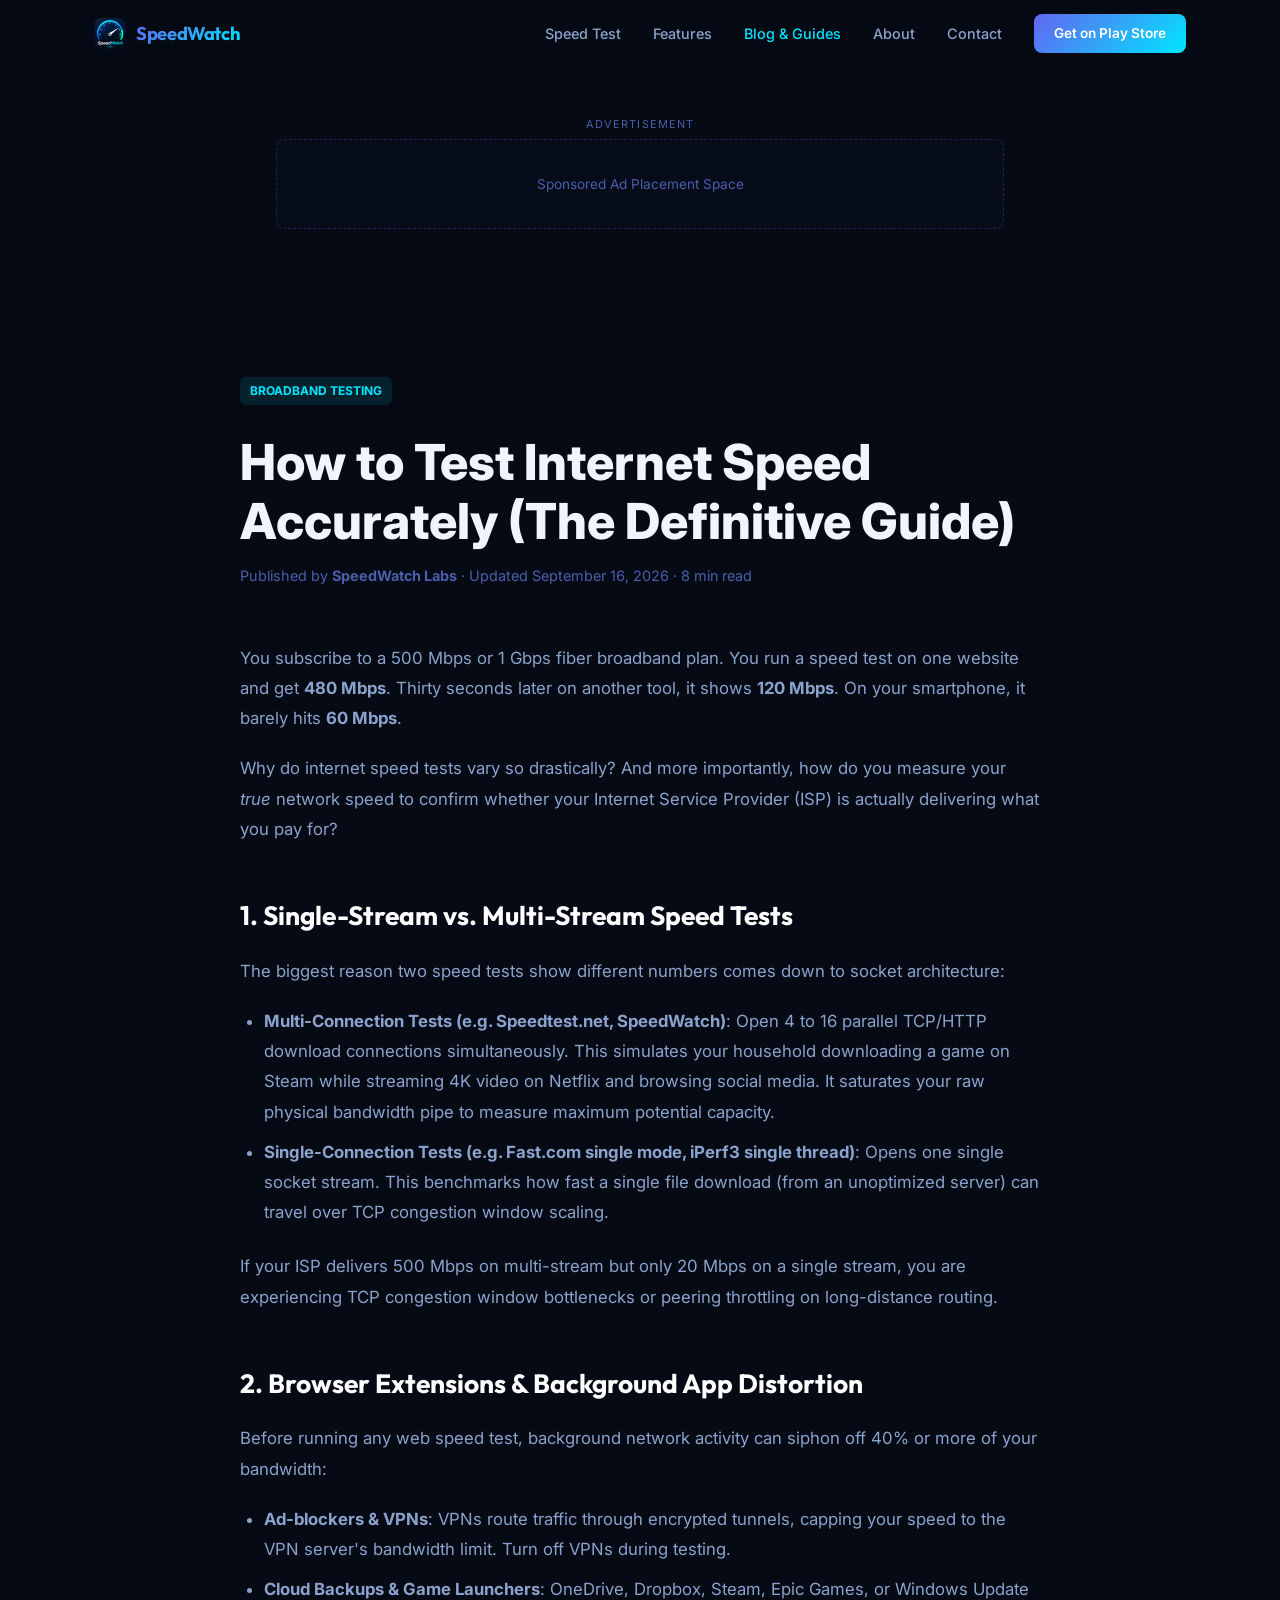
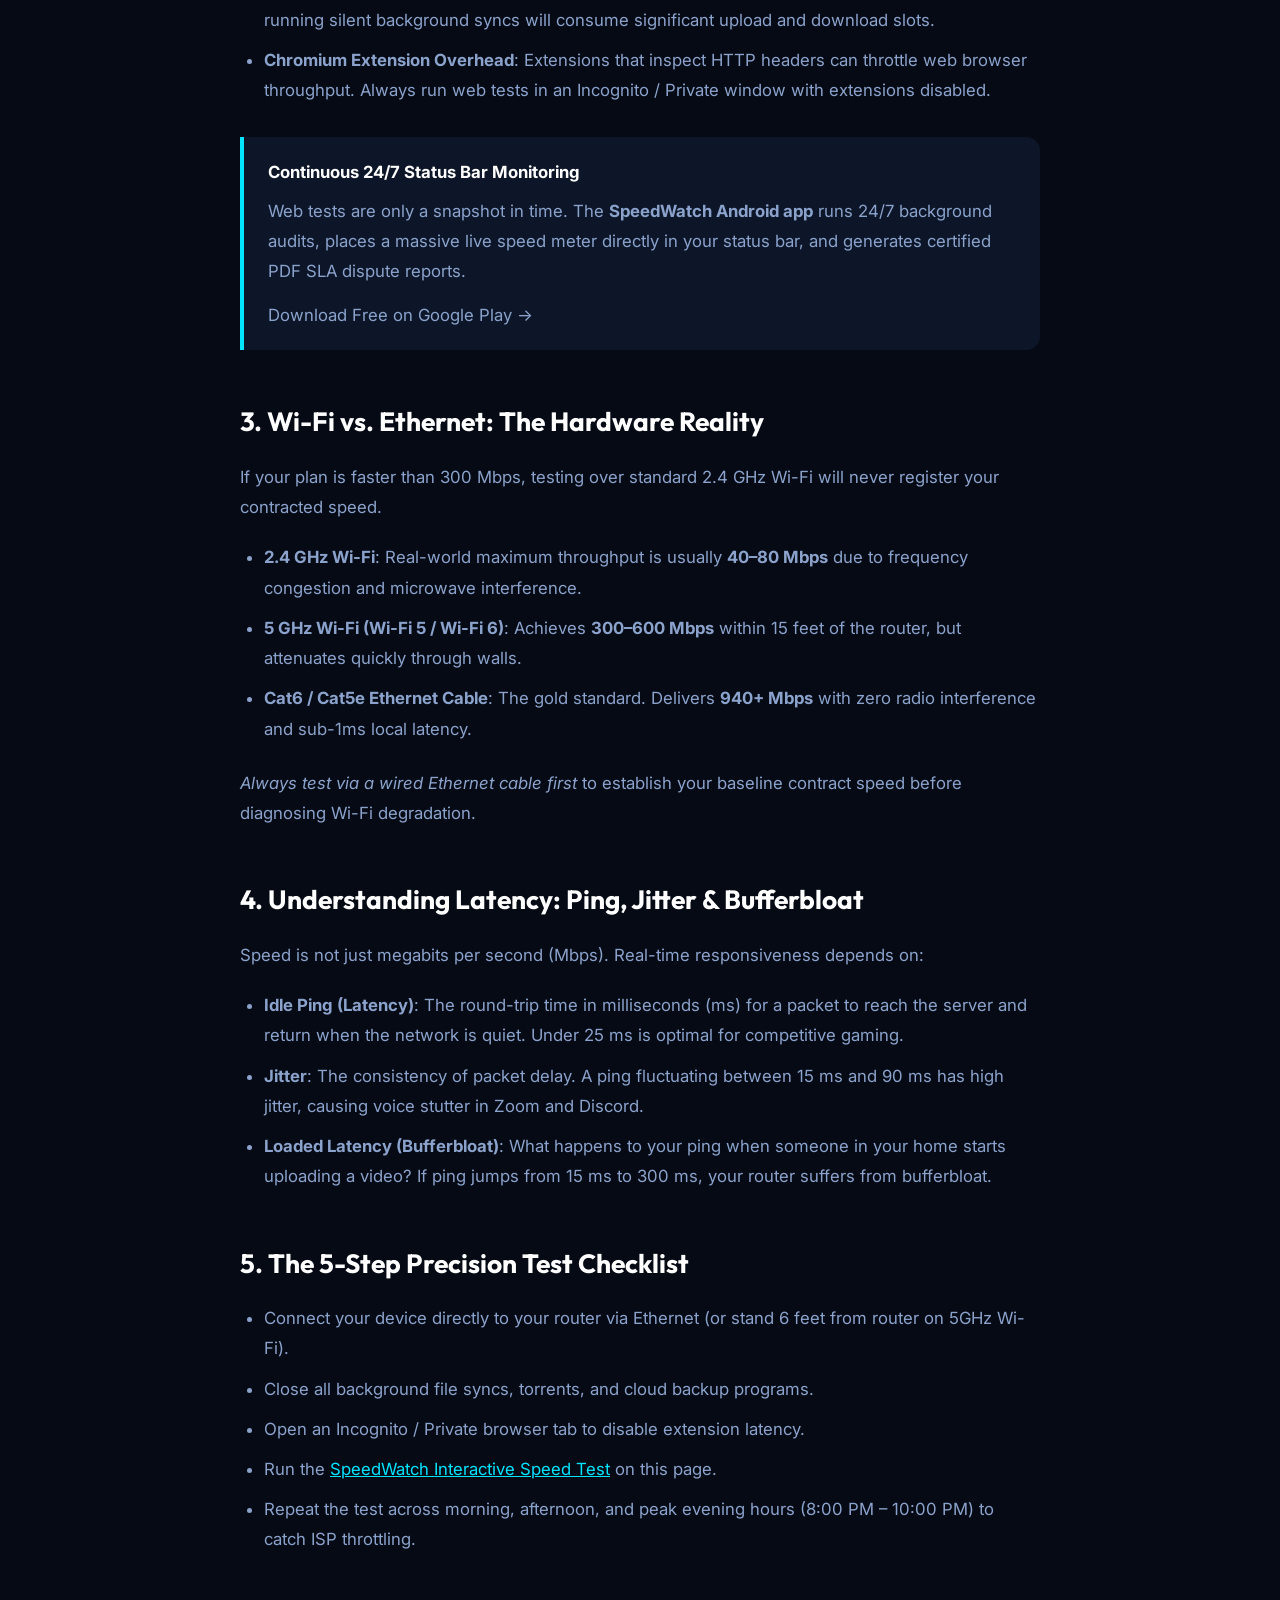
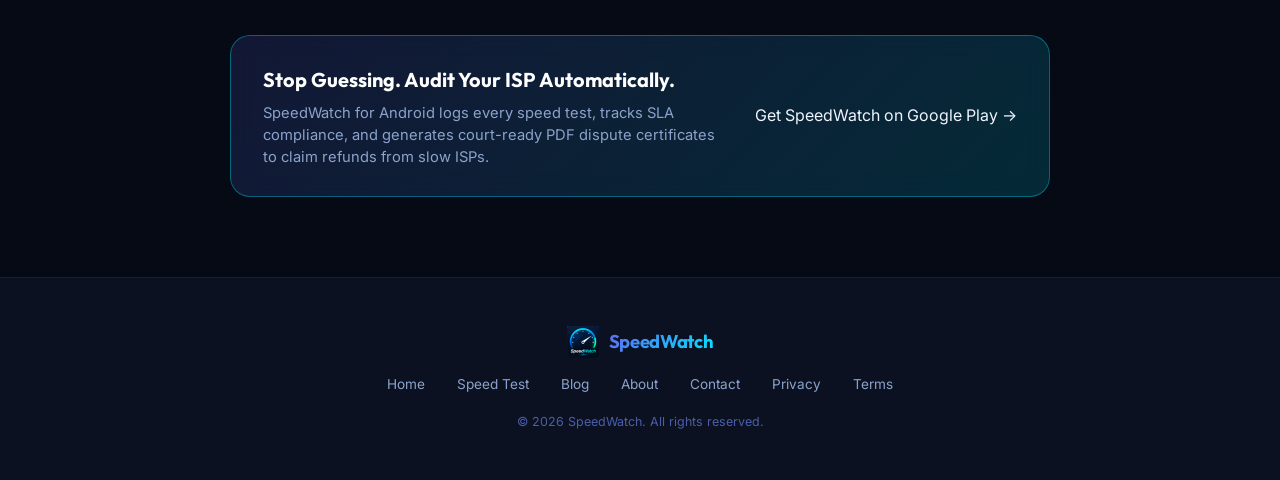
<file: blog/how-to-test-internet-speed-accurately.html>
<!DOCTYPE html>
<html lang="en">

<head>
  <meta charset="UTF-8" />
  <meta name="viewport" content="width=device-width, initial-scale=1.0" />
  <title>How to Test Internet Speed Accurately – Complete Engineering Guide</title>
  <meta name="description"
    content="Why do internet speed tests show different numbers? Learn how to accurately measure download, upload, ping latency, and bufferbloat without browser interference." />
  <link rel="canonical" href="https://speedwatch-app.vercel.app/blog/how-to-test-internet-speed-accurately.html" />
  <meta name="robots" content="index, follow" />
  
  <!-- Open Graph -->
  <meta property="og:type" content="article" />
  <meta property="og:title" content="How to Test Internet Speed Accurately – Complete Engineering Guide" />
  <meta property="og:description"
    content="Eliminate Wi-Fi interference, understand multi-stream sockets, and benchmark true raw broadband capacity." />
  <meta property="og:image" content="https://speedwatch-app.vercel.app/assets/icon.png" />
  <meta property="og:url" content="https://speedwatch-app.vercel.app/blog/how-to-test-internet-speed-accurately.html" />

  <link rel="icon" href="../assets/icon.png" type="image/png" />
  <link rel="preconnect" href="https://fonts.googleapis.com" />
  <link rel="preconnect" href="https://fonts.gstatic.com" crossorigin />
  <link
    href="https://fonts.googleapis.com/css2?family=Inter:wght@300;400;500;600;700;800;900&family=Outfit:wght@400;500;600;700;800;900&display=swap"
    rel="stylesheet" />
  <link rel="stylesheet" href="../style.css" />

  <!-- Article JSON-LD Schema -->
  <script type="application/ld+json">
  {
    "@context": "https://schema.org",
    "@type": "Article",
    "headline": "How to Test Internet Speed Accurately – Complete Engineering Guide",
    "description": "Why do speed tests give conflicting results? Learn how to accurately measure download, upload, ping, and bufferbloat.",
    "image": "https://speedwatch-app.vercel.app/assets/icon.png",
    "datePublished": "2026-09-16",
    "dateModified": "2026-09-16",
    "author": {
      "@type": "Organization",
      "name": "SpeedWatch Labs"
    },
    "publisher": {
      "@type": "Organization",
      "name": "SpeedWatch",
      "logo": {
        "@type": "ImageObject",
        "url": "https://speedwatch-app.vercel.app/assets/icon.png"
      }
    }
  }
  </script>
</head>

<body>

  <!-- ===== NAVBAR ===== -->
  <nav class="navbar" id="navbar">
    <div class="nav-inner">
      <a href="/" class="nav-brand">
        <img src="../assets/icon.png" alt="SpeedWatch logo" class="nav-logo" />
        <span class="nav-wordmark">SpeedWatch</span>
      </a>
      <ul class="nav-links">
        <li><a href="/#speedtest">Speed Test</a></li>
        <li><a href="/#features">Features</a></li>
        <li><a href="/blog/" style="color: var(--cyan);">Blog &amp; Guides</a></li>
        <li><a href="../about.html">About</a></li>
        <li><a href="../contact.html">Contact</a></li>
      </ul>
      <a href="https://play.google.com/store/apps/details?id=com.speedwatch.app" class="btn-nav-cta" target="_blank" rel="noopener">
        Get on Play Store
      </a>
    </div>
  </nav>

  <!-- ===== AD SLOT ===== -->
  <div class="container" style="padding-top: calc(var(--nav-h) + 16px);">
    <div class="ad-slot-container">
      <div class="ad-label">Advertisement</div>
      <div class="ad-box ad-leaderboard">
        <span>Sponsored Ad Placement Space</span>
      </div>
    </div>
  </div>

  <!-- ===== ARTICLE CONTAINER ===== -->
  <main class="container">
    <article>
      <header class="article-header">
        <span class="blog-card-tag">Broadband Testing</span>
        <h1 style="font-size: clamp(2rem, 4.5vw, 3.1rem); font-weight: 800; line-height: 1.2; margin: 16px 0 12px;">
          How to Test Internet Speed Accurately (The Definitive Guide)
        </h1>
        <div style="font-size: 0.9rem; color: var(--text-muted); margin-bottom: 24px;">
          Published by <strong>SpeedWatch Labs</strong> · Updated September 16, 2026 · 8 min read
        </div>
      </header>

      <div class="article-content">
        <p>
          You subscribe to a 500 Mbps or 1 Gbps fiber broadband plan. You run a speed test on one website and get <strong>480 Mbps</strong>. Thirty seconds later on another tool, it shows <strong>120 Mbps</strong>. On your smartphone, it barely hits <strong>60 Mbps</strong>.
        </p>
        <p>
          Why do internet speed tests vary so drastically? And more importantly, how do you measure your <em>true</em> network speed to confirm whether your Internet Service Provider (ISP) is actually delivering what you pay for?
        </p>

        <h2>1. Single-Stream vs. Multi-Stream Speed Tests</h2>
        <p>
          The biggest reason two speed tests show different numbers comes down to socket architecture:
        </p>
        <ul>
          <li><strong>Multi-Connection Tests (e.g. Speedtest.net, SpeedWatch)</strong>: Open 4 to 16 parallel TCP/HTTP download connections simultaneously. This simulates your household downloading a game on Steam while streaming 4K video on Netflix and browsing social media. It saturates your raw physical bandwidth pipe to measure maximum potential capacity.</li>
          <li><strong>Single-Connection Tests (e.g. Fast.com single mode, iPerf3 single thread)</strong>: Opens one single socket stream. This benchmarks how fast a single file download (from an unoptimized server) can travel over TCP congestion window scaling.</li>
        </ul>
        <p>
          If your ISP delivers 500 Mbps on multi-stream but only 20 Mbps on a single stream, you are experiencing TCP congestion window bottlenecks or peering throttling on long-distance routing.
        </p>

        <h2>2. Browser Extensions &amp; Background App Distortion</h2>
        <p>
          Before running any web speed test, background network activity can siphon off 40% or more of your bandwidth:
        </p>
        <ul>
          <li><strong>Ad-blockers &amp; VPNs</strong>: VPNs route traffic through encrypted tunnels, capping your speed to the VPN server's bandwidth limit. Turn off VPNs during testing.</li>
          <li><strong>Cloud Backups &amp; Game Launchers</strong>: OneDrive, Dropbox, Steam, Epic Games, or Windows Update running silent background syncs will consume significant upload and download slots.</li>
          <li><strong>Chromium Extension Overhead</strong>: Extensions that inspect HTTP headers can throttle web browser throughput. Always run web tests in an Incognito / Private window with extensions disabled.</li>
        </ul>

        <div class="article-callout">
          <h4 style="color: #fff; margin-bottom: 8px;">Continuous 24/7 Status Bar Monitoring</h4>
          <p style="margin-bottom: 14px;">
            Web tests are only a snapshot in time. The <strong>SpeedWatch Android app</strong> runs 24/7 background audits, places a massive live speed meter directly in your status bar, and generates certified PDF SLA dispute reports.
          </p>
          <a href="https://play.google.com/store/apps/details?id=com.speedwatch.app" class="btn-primary" target="_blank" rel="noopener" style="display: inline-block;">
            Download Free on Google Play →
          </a>
        </div>

        <h2>3. Wi-Fi vs. Ethernet: The Hardware Reality</h2>
        <p>
          If your plan is faster than 300 Mbps, testing over standard 2.4 GHz Wi-Fi will never register your contracted speed.
        </p>
        <ul>
          <li><strong>2.4 GHz Wi-Fi</strong>: Real-world maximum throughput is usually <strong>40–80 Mbps</strong> due to frequency congestion and microwave interference.</li>
          <li><strong>5 GHz Wi-Fi (Wi-Fi 5 / Wi-Fi 6)</strong>: Achieves <strong>300–600 Mbps</strong> within 15 feet of the router, but attenuates quickly through walls.</li>
          <li><strong>Cat6 / Cat5e Ethernet Cable</strong>: The gold standard. Delivers <strong>940+ Mbps</strong> with zero radio interference and sub-1ms local latency.</li>
        </ul>
        <p>
          <em>Always test via a wired Ethernet cable first</em> to establish your baseline contract speed before diagnosing Wi-Fi degradation.
        </p>

        <h2>4. Understanding Latency: Ping, Jitter &amp; Bufferbloat</h2>
        <p>
          Speed is not just megabits per second (Mbps). Real-time responsiveness depends on:
        </p>
        <ul>
          <li><strong>Idle Ping (Latency)</strong>: The round-trip time in milliseconds (ms) for a packet to reach the server and return when the network is quiet. Under 25 ms is optimal for competitive gaming.</li>
          <li><strong>Jitter</strong>: The consistency of packet delay. A ping fluctuating between 15 ms and 90 ms has high jitter, causing voice stutter in Zoom and Discord.</li>
          <li><strong>Loaded Latency (Bufferbloat)</strong>: What happens to your ping when someone in your home starts uploading a video? If ping jumps from 15 ms to 300 ms, your router suffers from bufferbloat.</li>
        </ul>

        <h2>5. The 5-Step Precision Test Checklist</h2>
        <ol>
          <li>Connect your device directly to your router via Ethernet (or stand 6 feet from router on 5GHz Wi-Fi).</li>
          <li>Close all background file syncs, torrents, and cloud backup programs.</li>
          <li>Open an Incognito / Private browser tab to disable extension latency.</li>
          <li>Run the <a href="/#speedtest" style="color: var(--cyan); text-decoration: underline;">SpeedWatch Interactive Speed Test</a> on this page.</li>
          <li>Repeat the test across morning, afternoon, and peak evening hours (8:00 PM – 10:00 PM) to catch ISP throttling.</li>
        </ol>
      </div>

      <!-- Article Bottom Conversion Banner -->
      <div class="app-conversion-box" style="margin: 40px auto 80px;">
        <div class="app-conversion-content">
          <h4>Stop Guessing. Audit Your ISP Automatically.</h4>
          <p>
            SpeedWatch for Android logs every speed test, tracks SLA compliance, and generates court-ready PDF dispute certificates to claim refunds from slow ISPs.
          </p>
        </div>
        <div class="app-conversion-cta">
          <a href="https://play.google.com/store/apps/details?id=com.speedwatch.app" class="btn-primary" target="_blank" rel="noopener">
            Get SpeedWatch on Google Play →
          </a>
        </div>
      </div>
    </article>
  </main>

  <!-- ===== FOOTER ===== -->
  <footer class="footer">
    <div class="container footer-inner">
      <div class="footer-brand">
        <img src="../assets/icon.png" alt="SpeedWatch logo" style="width: 32px; height: 32px;" />
        <span class="nav-wordmark">SpeedWatch</span>
      </div>
      <div class="footer-links">
        <a href="/">Home</a>
        <a href="/#speedtest">Speed Test</a>
        <a href="/blog/">Blog</a>
        <a href="../about.html">About</a>
        <a href="../contact.html">Contact</a>
        <a href="../privacy.html">Privacy</a>
        <a href="../terms.html">Terms</a>
      </div>
      <p class="footer-copy">&copy; 2026 SpeedWatch. All rights reserved.</p>
    </div>
  </footer>

  <script src="../script.js"></script>
</body>

</html>
</file>
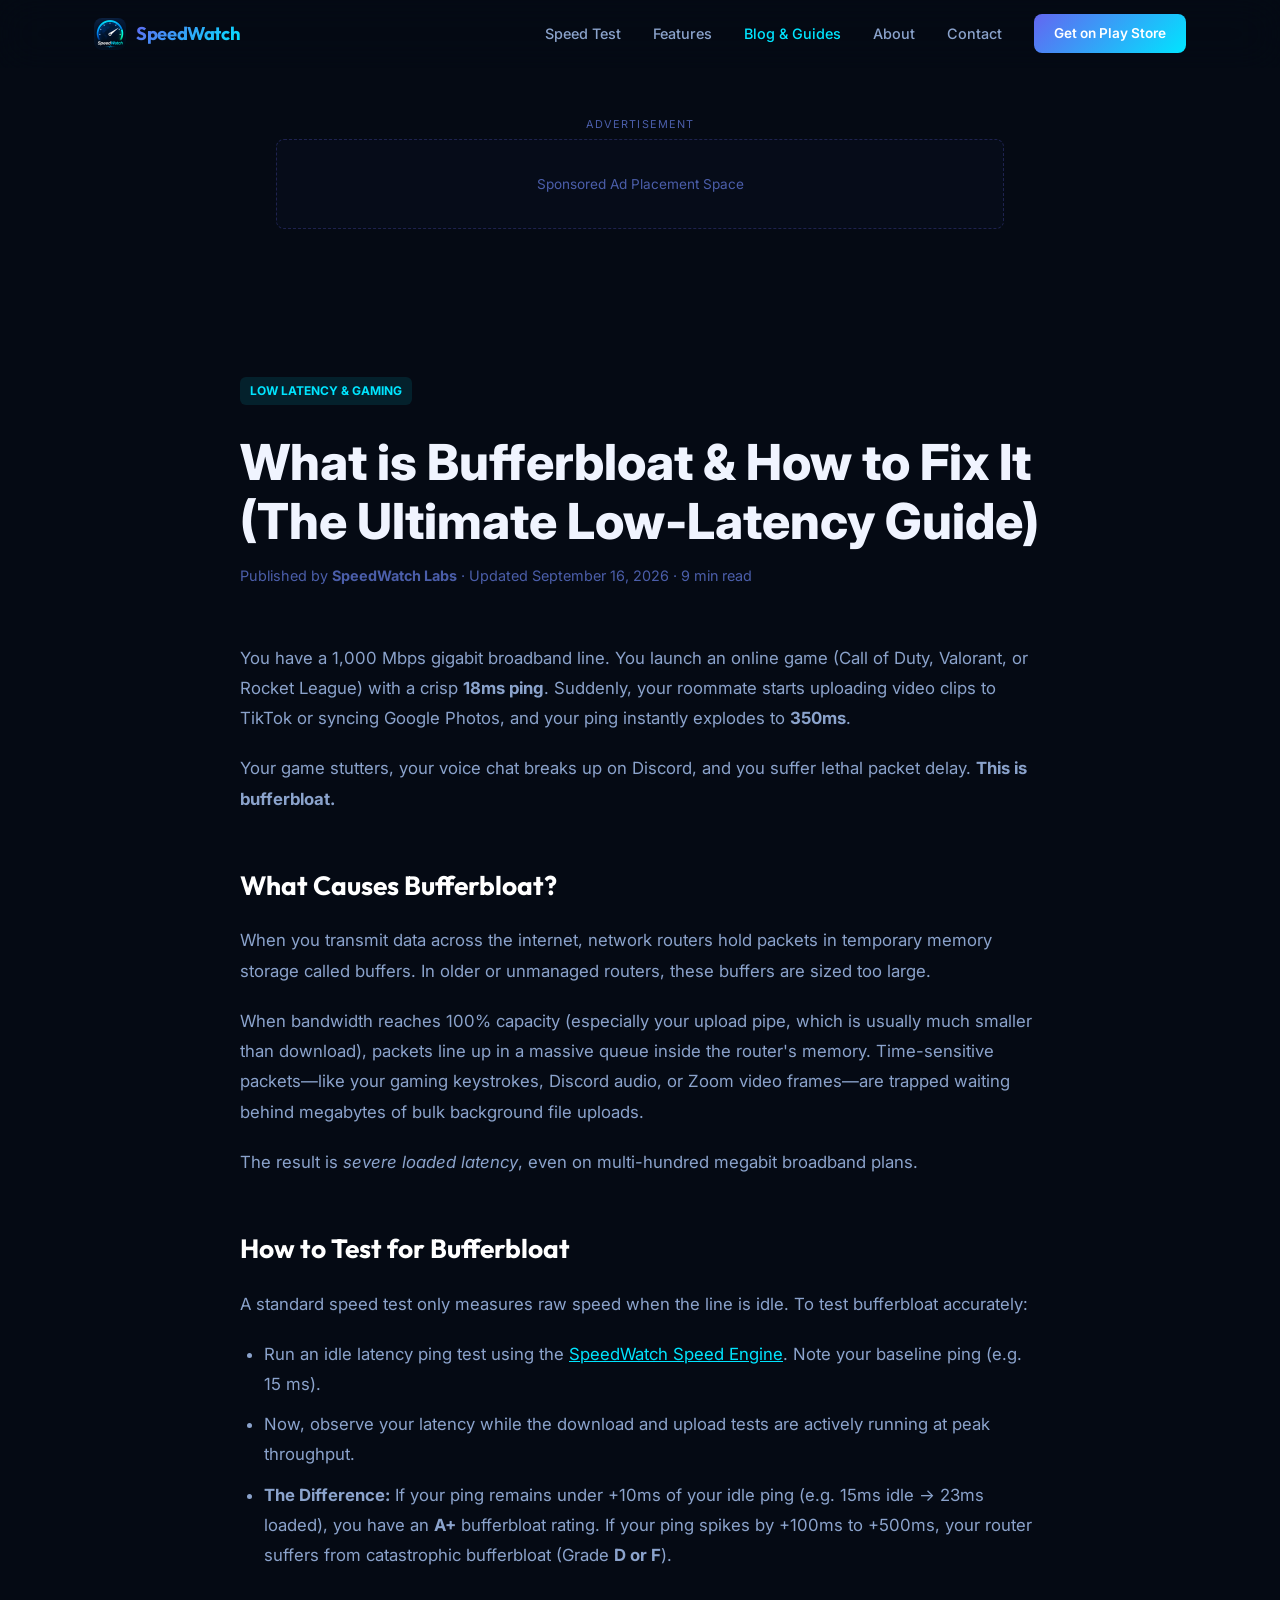
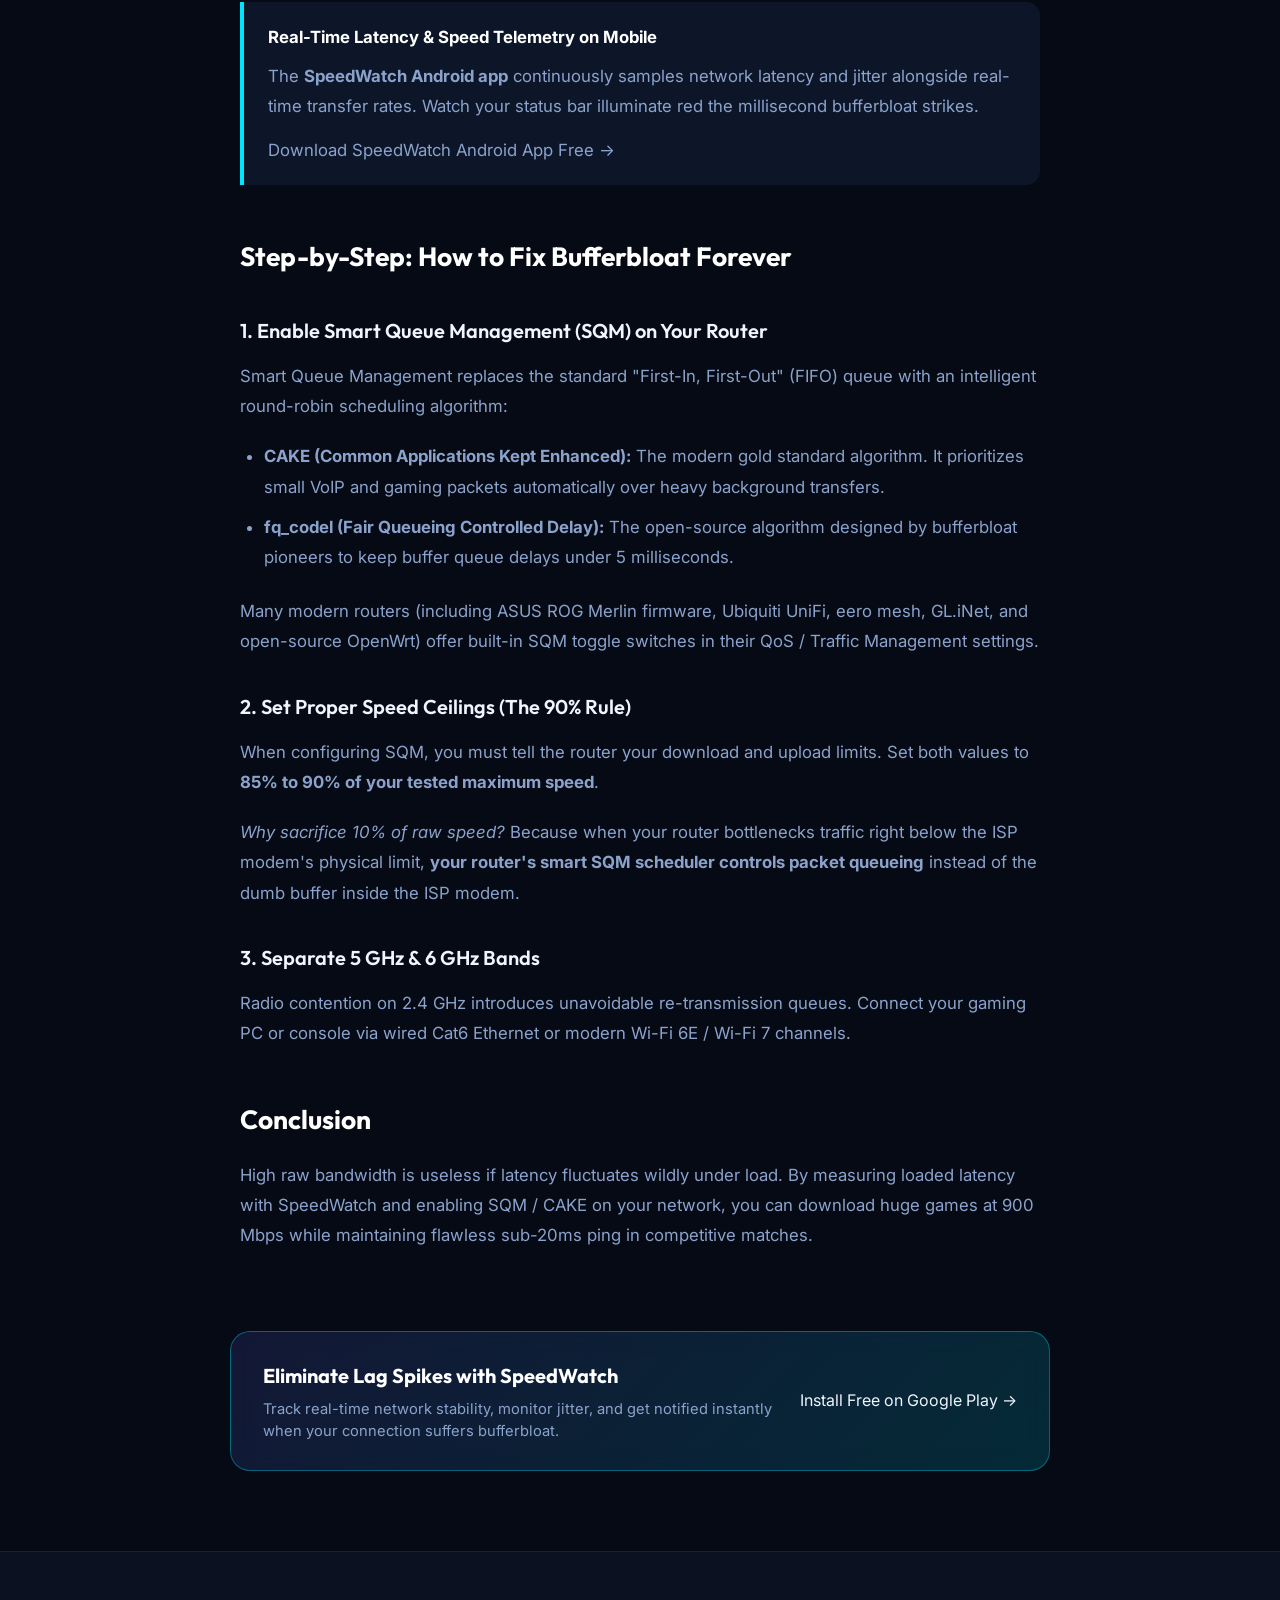
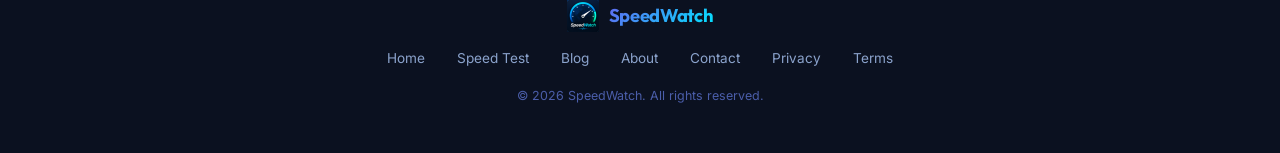
<file: blog/what-is-bufferbloat-how-to-fix.html>
<!DOCTYPE html>
<html lang="en">

<head>
  <meta charset="UTF-8" />
  <meta name="viewport" content="width=device-width, initial-scale=1.0" />
  <title>What is Bufferbloat & How to Fix It: Eliminate High Gaming Latency</title>
  <meta name="description"
    content="Why does your ping jump from 15ms to 300ms when someone watches Netflix or uploads a video? Learn what bufferbloat is and how to fix it with SQM and CAKE router settings." />
  <link rel="canonical" href="https://speedwatch-app.vercel.app/blog/what-is-bufferbloat-how-to-fix.html" />
  <meta name="robots" content="index, follow" />

  <!-- Open Graph -->
  <meta property="og:type" content="article" />
  <meta property="og:title" content="What is Bufferbloat & How to Fix It: Eliminate High Gaming Latency" />
  <meta property="og:description"
    content="High ping during streaming or uploads? Master bufferbloat diagnostics and deploy Smart Queue Management (SQM) for zero-lag gaming." />
  <meta property="og:image" content="https://speedwatch-app.vercel.app/assets/icon.png" />
  <meta property="og:url" content="https://speedwatch-app.vercel.app/blog/what-is-bufferbloat-how-to-fix.html" />

  <link rel="icon" href="../assets/icon.png" type="image/png" />
  <link rel="preconnect" href="https://fonts.googleapis.com" />
  <link rel="preconnect" href="https://fonts.gstatic.com" crossorigin />
  <link
    href="https://fonts.googleapis.com/css2?family=Inter:wght@300;400;500;600;700;800;900&family=Outfit:wght@400;500;600;700;800;900&display=swap"
    rel="stylesheet" />
  <link rel="stylesheet" href="../style.css" />

  <!-- Article JSON-LD Schema -->
  <script type="application/ld+json">
  {
    "@context": "https://schema.org",
    "@type": "Article",
    "headline": "What is Bufferbloat & How to Fix It: Complete Guide",
    "description": "Comprehensive networking guide on identifying and eliminating bufferbloat using SQM, CAKE, and fq_codel queue management algorithms.",
    "image": "https://speedwatch-app.vercel.app/assets/icon.png",
    "datePublished": "2026-09-16",
    "dateModified": "2026-09-16",
    "author": {
      "@type": "Organization",
      "name": "SpeedWatch Labs"
    },
    "publisher": {
      "@type": "Organization",
      "name": "SpeedWatch",
      "logo": {
        "@type": "ImageObject",
        "url": "https://speedwatch-app.vercel.app/assets/icon.png"
      }
    }
  }
  </script>
</head>

<body>

  <!-- ===== NAVBAR ===== -->
  <nav class="navbar" id="navbar">
    <div class="nav-inner">
      <a href="/" class="nav-brand">
        <img src="../assets/icon.png" alt="SpeedWatch logo" class="nav-logo" />
        <span class="nav-wordmark">SpeedWatch</span>
      </a>
      <ul class="nav-links">
        <li><a href="/#speedtest">Speed Test</a></li>
        <li><a href="/#features">Features</a></li>
        <li><a href="/blog/" style="color: var(--cyan);">Blog &amp; Guides</a></li>
        <li><a href="../about.html">About</a></li>
        <li><a href="../contact.html">Contact</a></li>
      </ul>
      <a href="https://play.google.com/store/apps/details?id=com.speedwatch.app" class="btn-nav-cta" target="_blank" rel="noopener">
        Get on Play Store
      </a>
    </div>
  </nav>

  <!-- ===== AD SLOT ===== -->
  <div class="container" style="padding-top: calc(var(--nav-h) + 16px);">
    <div class="ad-slot-container">
      <div class="ad-label">Advertisement</div>
      <div class="ad-box ad-leaderboard">
        <span>Sponsored Ad Placement Space</span>
      </div>
    </div>
  </div>

  <!-- ===== ARTICLE CONTAINER ===== -->
  <main class="container">
    <article>
      <header class="article-header">
        <span class="blog-card-tag">Low Latency &amp; Gaming</span>
        <h1 style="font-size: clamp(2rem, 4.5vw, 3.1rem); font-weight: 800; line-height: 1.2; margin: 16px 0 12px;">
          What is Bufferbloat &amp; How to Fix It (The Ultimate Low-Latency Guide)
        </h1>
        <div style="font-size: 0.9rem; color: var(--text-muted); margin-bottom: 24px;">
          Published by <strong>SpeedWatch Labs</strong> · Updated September 16, 2026 · 9 min read
        </div>
      </header>

      <div class="article-content">
        <p>
          You have a 1,000 Mbps gigabit broadband line. You launch an online game (Call of Duty, Valorant, or Rocket League) with a crisp <strong>18ms ping</strong>. Suddenly, your roommate starts uploading video clips to TikTok or syncing Google Photos, and your ping instantly explodes to <strong>350ms</strong>.
        </p>
        <p>
          Your game stutters, your voice chat breaks up on Discord, and you suffer lethal packet delay. <strong>This is bufferbloat.</strong>
        </p>

        <h2>What Causes Bufferbloat?</h2>
        <p>
          When you transmit data across the internet, network routers hold packets in temporary memory storage called buffers. In older or unmanaged routers, these buffers are sized too large.
        </p>
        <p>
          When bandwidth reaches 100% capacity (especially your upload pipe, which is usually much smaller than download), packets line up in a massive queue inside the router's memory. Time-sensitive packets—like your gaming keystrokes, Discord audio, or Zoom video frames—are trapped waiting behind megabytes of bulk background file uploads.
        </p>
        <p>
          The result is <em>severe loaded latency</em>, even on multi-hundred megabit broadband plans.
        </p>

        <h2>How to Test for Bufferbloat</h2>
        <p>
          A standard speed test only measures raw speed when the line is idle. To test bufferbloat accurately:
        </p>
        <ol>
          <li>Run an idle latency ping test using the <a href="/#speedtest" style="color: var(--cyan); text-decoration: underline;">SpeedWatch Speed Engine</a>. Note your baseline ping (e.g. 15 ms).</li>
          <li>Now, observe your latency while the download and upload tests are actively running at peak throughput.</li>
          <li><strong>The Difference:</strong> If your ping remains under +10ms of your idle ping (e.g. 15ms idle → 23ms loaded), you have an <strong>A+</strong> bufferbloat rating. If your ping spikes by +100ms to +500ms, your router suffers from catastrophic bufferbloat (Grade <strong>D or F</strong>).</li>
        </ol>

        <div class="article-callout">
          <h4 style="color: #fff; margin-bottom: 8px;">Real-Time Latency &amp; Speed Telemetry on Mobile</h4>
          <p style="margin-bottom: 14px;">
            The <strong>SpeedWatch Android app</strong> continuously samples network latency and jitter alongside real-time transfer rates. Watch your status bar illuminate red the millisecond bufferbloat strikes.
          </p>
          <a href="https://play.google.com/store/apps/details?id=com.speedwatch.app" class="btn-primary" target="_blank" rel="noopener" style="display: inline-block;">
            Download SpeedWatch Android App Free →
          </a>
        </div>

        <h2>Step-by-Step: How to Fix Bufferbloat Forever</h2>

        <h3>1. Enable Smart Queue Management (SQM) on Your Router</h3>
        <p>
          Smart Queue Management replaces the standard "First-In, First-Out" (FIFO) queue with an intelligent round-robin scheduling algorithm:
        </p>
        <ul>
          <li><strong>CAKE (Common Applications Kept Enhanced):</strong> The modern gold standard algorithm. It prioritizes small VoIP and gaming packets automatically over heavy background transfers.</li>
          <li><strong>fq_codel (Fair Queueing Controlled Delay):</strong> The open-source algorithm designed by bufferbloat pioneers to keep buffer queue delays under 5 milliseconds.</li>
        </ul>
        <p>
          Many modern routers (including ASUS ROG Merlin firmware, Ubiquiti UniFi, eero mesh, GL.iNet, and open-source OpenWrt) offer built-in SQM toggle switches in their QoS / Traffic Management settings.
        </p>

        <h3>2. Set Proper Speed Ceilings (The 90% Rule)</h3>
        <p>
          When configuring SQM, you must tell the router your download and upload limits. Set both values to <strong>85% to 90% of your tested maximum speed</strong>.
        </p>
        <p>
          <em>Why sacrifice 10% of raw speed?</em> Because when your router bottlenecks traffic right below the ISP modem's physical limit, <strong>your router's smart SQM scheduler controls packet queueing</strong> instead of the dumb buffer inside the ISP modem.
        </p>

        <h3>3. Separate 5 GHz &amp; 6 GHz Bands</h3>
        <p>
          Radio contention on 2.4 GHz introduces unavoidable re-transmission queues. Connect your gaming PC or console via wired Cat6 Ethernet or modern Wi-Fi 6E / Wi-Fi 7 channels.
        </p>

        <h2>Conclusion</h2>
        <p>
          High raw bandwidth is useless if latency fluctuates wildly under load. By measuring loaded latency with SpeedWatch and enabling SQM / CAKE on your network, you can download huge games at 900 Mbps while maintaining flawless sub-20ms ping in competitive matches.
        </p>
      </div>

      <!-- Article Bottom Conversion Banner -->
      <div class="app-conversion-box" style="margin: 40px auto 80px;">
        <div class="app-conversion-content">
          <h4>Eliminate Lag Spikes with SpeedWatch</h4>
          <p>
            Track real-time network stability, monitor jitter, and get notified instantly when your connection suffers bufferbloat.
          </p>
        </div>
        <div class="app-conversion-cta">
          <a href="https://play.google.com/store/apps/details?id=com.speedwatch.app" class="btn-primary" target="_blank" rel="noopener">
            Install Free on Google Play →
          </a>
        </div>
      </div>
    </article>
  </main>

  <!-- ===== FOOTER ===== -->
  <footer class="footer">
    <div class="container footer-inner">
      <div class="footer-brand">
        <img src="../assets/icon.png" alt="SpeedWatch logo" style="width: 32px; height: 32px;" />
        <span class="nav-wordmark">SpeedWatch</span>
      </div>
      <div class="footer-links">
        <a href="/">Home</a>
        <a href="/#speedtest">Speed Test</a>
        <a href="/blog/">Blog</a>
        <a href="../about.html">About</a>
        <a href="../contact.html">Contact</a>
        <a href="../privacy.html">Privacy</a>
        <a href="../terms.html">Terms</a>
      </div>
      <p class="footer-copy">&copy; 2026 SpeedWatch. All rights reserved.</p>
    </div>
  </footer>

  <script src="../script.js"></script>
</body>

</html>
</file>
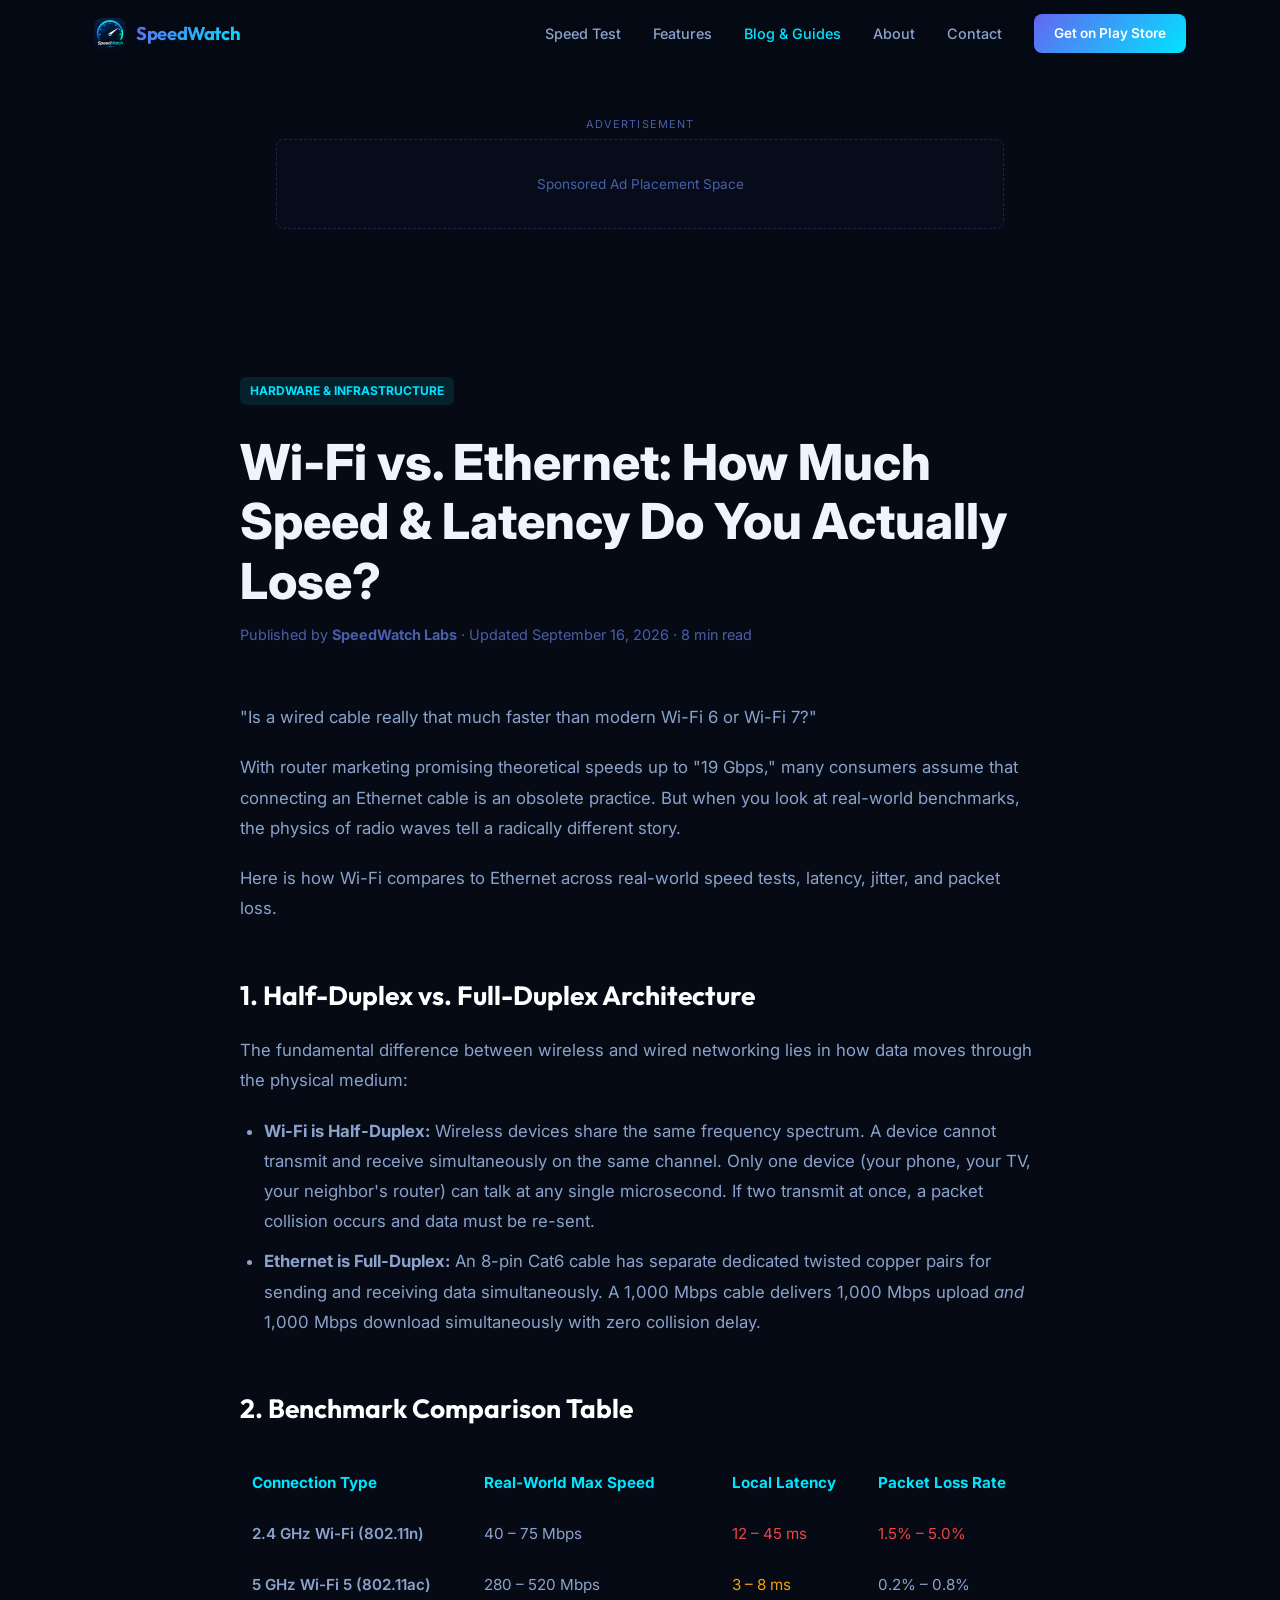
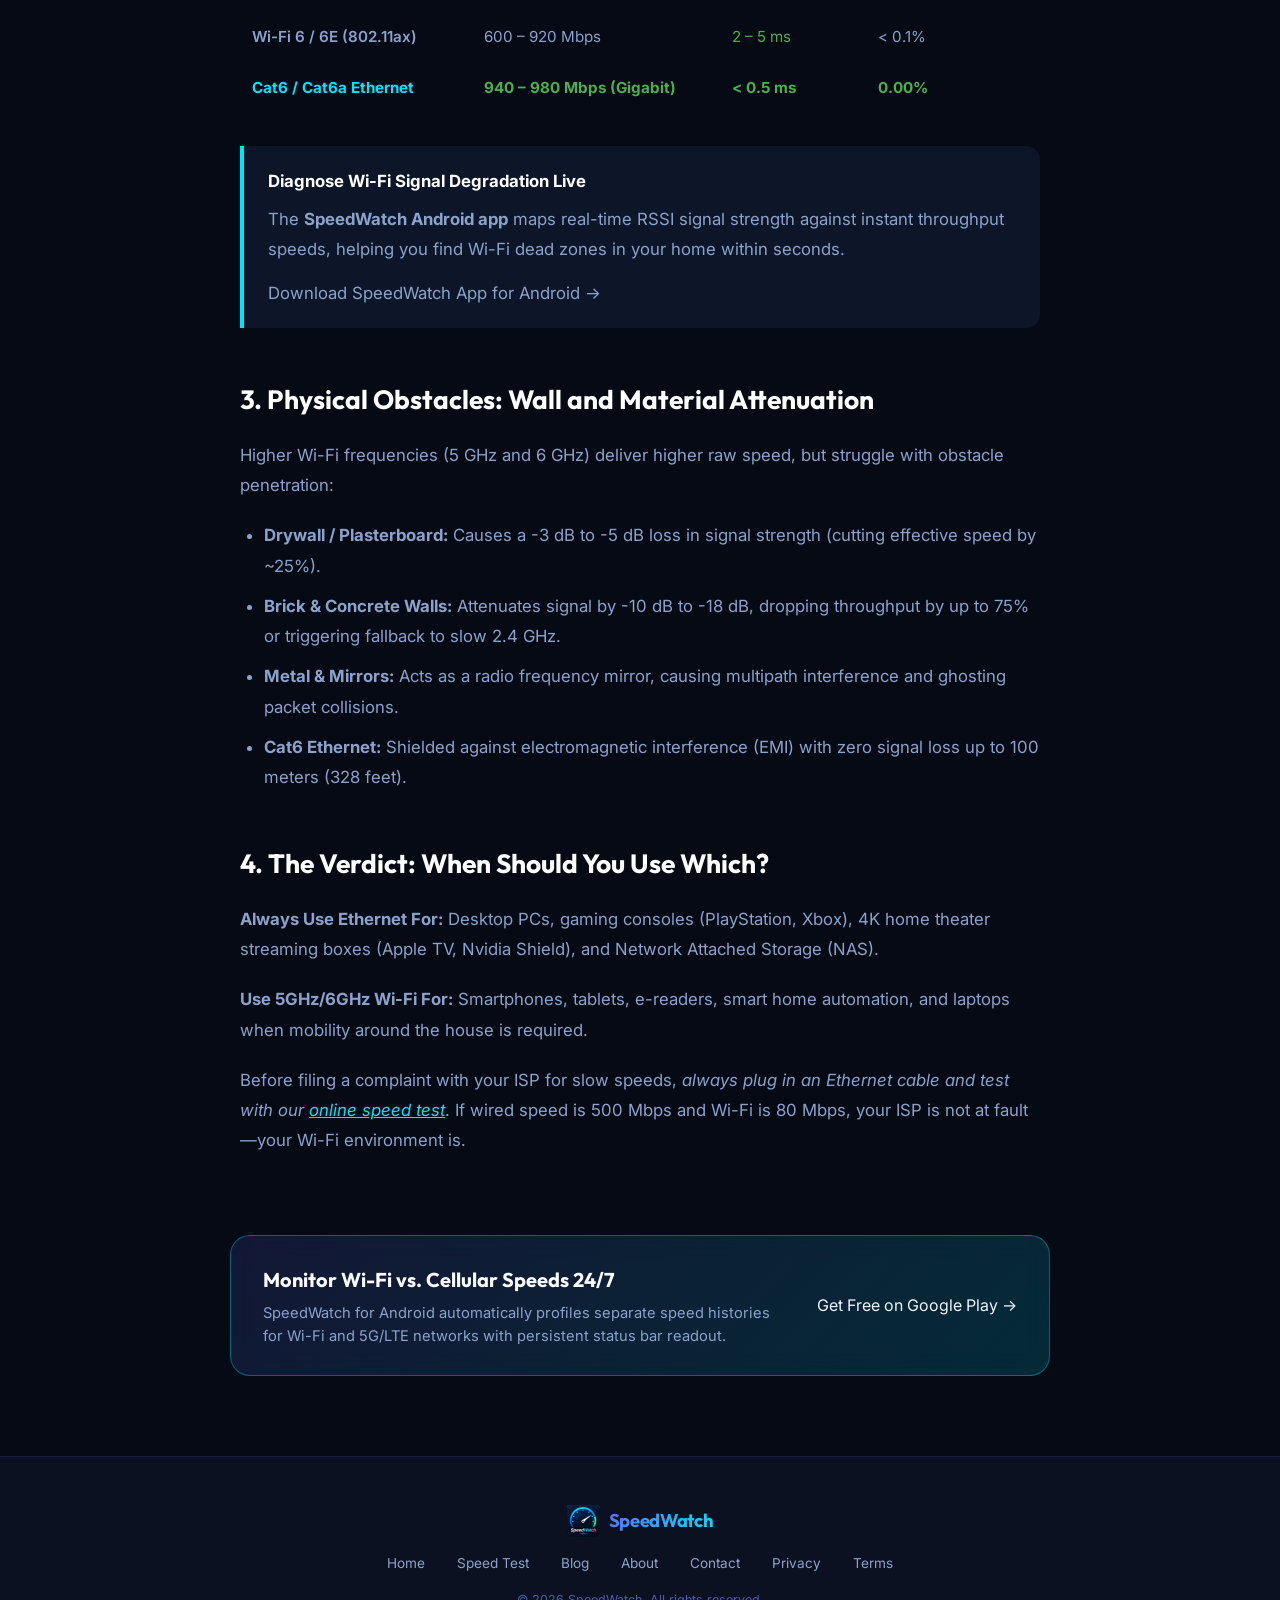
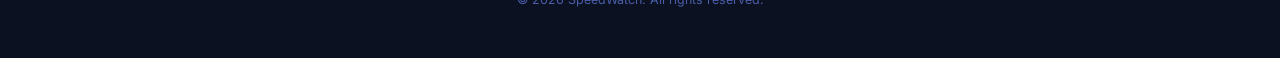
<file: blog/wifi-vs-ethernet-speed-comparison.html>
<!DOCTYPE html>
<html lang="en">

<head>
  <meta charset="UTF-8" />
  <meta name="viewport" content="width=device-width, initial-scale=1.0" />
  <title>Wi-Fi vs. Ethernet: Speed, Latency & Packet Loss Tested (2026)</title>
  <meta name="description"
    content="Wi-Fi vs. Ethernet: How much internet speed and latency do you actually lose over wireless? We benchmark 2.4GHz, 5GHz, Wi-Fi 6E/7 against Cat6 Ethernet." />
  <link rel="canonical" href="https://speedwatch-app.vercel.app/blog/wifi-vs-ethernet-speed-comparison.html" />
  <meta name="robots" content="index, follow" />

  <!-- Open Graph -->
  <meta property="og:type" content="article" />
  <meta property="og:title" content="Wi-Fi vs. Ethernet: Speed, Latency & Packet Loss Tested (2026)" />
  <meta property="og:description"
    content="Real-world engineering comparison: Throughput caps, half-duplex collisions, radio attenuation, and why Ethernet dominates for gaming and 4K." />
  <meta property="og:image" content="https://speedwatch-app.vercel.app/assets/icon.png" />
  <meta property="og:url" content="https://speedwatch-app.vercel.app/blog/wifi-vs-ethernet-speed-comparison.html" />

  <link rel="icon" href="../assets/icon.png" type="image/png" />
  <link rel="preconnect" href="https://fonts.googleapis.com" />
  <link rel="preconnect" href="https://fonts.gstatic.com" crossorigin />
  <link
    href="https://fonts.googleapis.com/css2?family=Inter:wght@300;400;500;600;700;800;900&family=Outfit:wght@400;500;600;700;800;900&display=swap"
    rel="stylesheet" />
  <link rel="stylesheet" href="../style.css" />

  <!-- Article JSON-LD Schema -->
  <script type="application/ld+json">
  {
    "@context": "https://schema.org",
    "@type": "Article",
    "headline": "Wi-Fi vs. Ethernet: Speed, Latency & Packet Loss Tested",
    "description": "Exhaustive technical benchmark of Wi-Fi standards versus Cat6 Ethernet cables across throughput, jitter, and packet loss.",
    "image": "https://speedwatch-app.vercel.app/assets/icon.png",
    "datePublished": "2026-09-16",
    "dateModified": "2026-09-16",
    "author": {
      "@type": "Organization",
      "name": "SpeedWatch Labs"
    },
    "publisher": {
      "@type": "Organization",
      "name": "SpeedWatch",
      "logo": {
        "@type": "ImageObject",
        "url": "https://speedwatch-app.vercel.app/assets/icon.png"
      }
    }
  }
  </script>
</head>

<body>

  <!-- ===== NAVBAR ===== -->
  <nav class="navbar" id="navbar">
    <div class="nav-inner">
      <a href="/" class="nav-brand">
        <img src="../assets/icon.png" alt="SpeedWatch logo" class="nav-logo" />
        <span class="nav-wordmark">SpeedWatch</span>
      </a>
      <ul class="nav-links">
        <li><a href="/#speedtest">Speed Test</a></li>
        <li><a href="/#features">Features</a></li>
        <li><a href="/blog/" style="color: var(--cyan);">Blog &amp; Guides</a></li>
        <li><a href="../about.html">About</a></li>
        <li><a href="../contact.html">Contact</a></li>
      </ul>
      <a href="https://play.google.com/store/apps/details?id=com.speedwatch.app" class="btn-nav-cta" target="_blank" rel="noopener">
        Get on Play Store
      </a>
    </div>
  </nav>

  <!-- ===== AD SLOT ===== -->
  <div class="container" style="padding-top: calc(var(--nav-h) + 16px);">
    <div class="ad-slot-container">
      <div class="ad-label">Advertisement</div>
      <div class="ad-box ad-leaderboard">
        <span>Sponsored Ad Placement Space</span>
      </div>
    </div>
  </div>

  <!-- ===== ARTICLE CONTAINER ===== -->
  <main class="container">
    <article>
      <header class="article-header">
        <span class="blog-card-tag">Hardware &amp; Infrastructure</span>
        <h1 style="font-size: clamp(2rem, 4.5vw, 3.1rem); font-weight: 800; line-height: 1.2; margin: 16px 0 12px;">
          Wi-Fi vs. Ethernet: How Much Speed &amp; Latency Do You Actually Lose?
        </h1>
        <div style="font-size: 0.9rem; color: var(--text-muted); margin-bottom: 24px;">
          Published by <strong>SpeedWatch Labs</strong> · Updated September 16, 2026 · 8 min read
        </div>
      </header>

      <div class="article-content">
        <p>
          "Is a wired cable really that much faster than modern Wi-Fi 6 or Wi-Fi 7?"
        </p>
        <p>
          With router marketing promising theoretical speeds up to "19 Gbps," many consumers assume that connecting an Ethernet cable is an obsolete practice. But when you look at real-world benchmarks, the physics of radio waves tell a radically different story.
        </p>
        <p>
          Here is how Wi-Fi compares to Ethernet across real-world speed tests, latency, jitter, and packet loss.
        </p>

        <h2>1. Half-Duplex vs. Full-Duplex Architecture</h2>
        <p>
          The fundamental difference between wireless and wired networking lies in how data moves through the physical medium:
        </p>
        <ul>
          <li><strong>Wi-Fi is Half-Duplex:</strong> Wireless devices share the same frequency spectrum. A device cannot transmit and receive simultaneously on the same channel. Only one device (your phone, your TV, your neighbor's router) can talk at any single microsecond. If two transmit at once, a packet collision occurs and data must be re-sent.</li>
          <li><strong>Ethernet is Full-Duplex:</strong> An 8-pin Cat6 cable has separate dedicated twisted copper pairs for sending and receiving data simultaneously. A 1,000 Mbps cable delivers 1,000 Mbps upload <em>and</em> 1,000 Mbps download simultaneously with zero collision delay.</li>
        </ul>

        <h2>2. Benchmark Comparison Table</h2>
        <div style="overflow-x: auto; margin: 24px 0;">
          <table style="width: 100%; border-collapse: collapse; text-align: left; font-size: 0.95rem;">
            <thead>
              <tr style="border-bottom: 2px solid var(--border-color); color: var(--cyan);">
                <th style="padding: 12px;">Connection Type</th>
                <th style="padding: 12px;">Real-World Max Speed</th>
                <th style="padding: 12px;">Local Latency</th>
                <th style="padding: 12px;">Packet Loss Rate</th>
              </tr>
            </thead>
            <tbody>
              <tr style="border-bottom: 1px solid var(--border-color);">
                <td style="padding: 12px; font-weight: 600;">2.4 GHz Wi-Fi (802.11n)</td>
                <td style="padding: 12px;">40 – 75 Mbps</td>
                <td style="padding: 12px; color: var(--red);">12 – 45 ms</td>
                <td style="padding: 12px; color: var(--red);">1.5% – 5.0%</td>
              </tr>
              <tr style="border-bottom: 1px solid var(--border-color);">
                <td style="padding: 12px; font-weight: 600;">5 GHz Wi-Fi 5 (802.11ac)</td>
                <td style="padding: 12px;">280 – 520 Mbps</td>
                <td style="padding: 12px; color: var(--yellow);">3 – 8 ms</td>
                <td style="padding: 12px;">0.2% – 0.8%</td>
              </tr>
              <tr style="border-bottom: 1px solid var(--border-color);">
                <td style="padding: 12px; font-weight: 600;">Wi-Fi 6 / 6E (802.11ax)</td>
                <td style="padding: 12px;">600 – 920 Mbps</td>
                <td style="padding: 12px; color: var(--green);">2 – 5 ms</td>
                <td style="padding: 12px;">&lt; 0.1%</td>
              </tr>
              <tr>
                <td style="padding: 12px; font-weight: 700; color: var(--cyan);">Cat6 / Cat6a Ethernet</td>
                <td style="padding: 12px; font-weight: 700; color: var(--green);">940 – 980 Mbps (Gigabit)</td>
                <td style="padding: 12px; font-weight: 700; color: var(--green);">&lt; 0.5 ms</td>
                <td style="padding: 12px; font-weight: 700; color: var(--green);">0.00%</td>
              </tr>
            </tbody>
          </table>
        </div>

        <div class="article-callout">
          <h4 style="color: #fff; margin-bottom: 8px;">Diagnose Wi-Fi Signal Degradation Live</h4>
          <p style="margin-bottom: 14px;">
            The <strong>SpeedWatch Android app</strong> maps real-time RSSI signal strength against instant throughput speeds, helping you find Wi-Fi dead zones in your home within seconds.
          </p>
          <a href="https://play.google.com/store/apps/details?id=com.speedwatch.app" class="btn-primary" target="_blank" rel="noopener" style="display: inline-block;">
            Download SpeedWatch App for Android →
          </a>
        </div>

        <h2>3. Physical Obstacles: Wall and Material Attenuation</h2>
        <p>
          Higher Wi-Fi frequencies (5 GHz and 6 GHz) deliver higher raw speed, but struggle with obstacle penetration:
        </p>
        <ul>
          <li><strong>Drywall / Plasterboard:</strong> Causes a -3 dB to -5 dB loss in signal strength (cutting effective speed by ~25%).</li>
          <li><strong>Brick &amp; Concrete Walls:</strong> Attenuates signal by -10 dB to -18 dB, dropping throughput by up to 75% or triggering fallback to slow 2.4 GHz.</li>
          <li><strong>Metal &amp; Mirrors:</strong> Acts as a radio frequency mirror, causing multipath interference and ghosting packet collisions.</li>
          <li><strong>Cat6 Ethernet:</strong> Shielded against electromagnetic interference (EMI) with zero signal loss up to 100 meters (328 feet).</li>
        </ul>

        <h2>4. The Verdict: When Should You Use Which?</h2>
        <p>
          <strong>Always Use Ethernet For:</strong> Desktop PCs, gaming consoles (PlayStation, Xbox), 4K home theater streaming boxes (Apple TV, Nvidia Shield), and Network Attached Storage (NAS).
        </p>
        <p>
          <strong>Use 5GHz/6GHz Wi-Fi For:</strong> Smartphones, tablets, e-readers, smart home automation, and laptops when mobility around the house is required.
        </p>
        <p>
          Before filing a complaint with your ISP for slow speeds, <em>always plug in an Ethernet cable and test with our <a href="/#speedtest" style="color: var(--cyan); text-decoration: underline;">online speed test</a></em>. If wired speed is 500 Mbps and Wi-Fi is 80 Mbps, your ISP is not at fault—your Wi-Fi environment is.
        </p>
      </div>

      <!-- Article Bottom Conversion Banner -->
      <div class="app-conversion-box" style="margin: 40px auto 80px;">
        <div class="app-conversion-content">
          <h4>Monitor Wi-Fi vs. Cellular Speeds 24/7</h4>
          <p>
            SpeedWatch for Android automatically profiles separate speed histories for Wi-Fi and 5G/LTE networks with persistent status bar readout.
          </p>
        </div>
        <div class="app-conversion-cta">
          <a href="https://play.google.com/store/apps/details?id=com.speedwatch.app" class="btn-primary" target="_blank" rel="noopener">
            Get Free on Google Play →
          </a>
        </div>
      </div>
    </article>
  </main>

  <!-- ===== FOOTER ===== -->
  <footer class="footer">
    <div class="container footer-inner">
      <div class="footer-brand">
        <img src="../assets/icon.png" alt="SpeedWatch logo" style="width: 32px; height: 32px;" />
        <span class="nav-wordmark">SpeedWatch</span>
      </div>
      <div class="footer-links">
        <a href="/">Home</a>
        <a href="/#speedtest">Speed Test</a>
        <a href="/blog/">Blog</a>
        <a href="../about.html">About</a>
        <a href="../contact.html">Contact</a>
        <a href="../privacy.html">Privacy</a>
        <a href="../terms.html">Terms</a>
      </div>
      <p class="footer-copy">&copy; 2026 SpeedWatch. All rights reserved.</p>
    </div>
  </footer>

  <script src="../script.js"></script>
</body>

</html>
</file>
<file: style.css>
/* ===================================================
   SpeedWatch – Website Stylesheet
   Design: Dark premium, glassmorphism, neon accents
   =================================================== */

/* ── CSS Custom Properties ── */
:root {
  --bg-deep: #050A14;
  --bg-surface: #0B1120;
  --bg-card: #0F1A2E;
  --bg-card-hover: #162240;
  --border: rgba(99, 102, 241, 0.15);
  --border-hover: rgba(0, 229, 255, 0.3);

  --blue: #3B82F6;
  --indigo: #6366F1;
  --cyan: #00E5FF;
  --green: #4CAF50;
  --yellow: #F59E0B;
  --red: #EF4444;

  --text-primary: #F0F4FF;
  --text-secondary: #8BA3CC;
  --text-muted: #4B5EAA;

  --gradient-brand: linear-gradient(135deg, #6366F1, #00E5FF);
  --gradient-glow: radial-gradient(ellipse 60% 40% at 50% 0%, rgba(99,102,241,0.18) 0%, transparent 70%);

  --font-body: 'Inter', system-ui, sans-serif;
  --font-heading: 'Outfit', 'Inter', system-ui, sans-serif;

  --radius-sm: 8px;
  --radius-md: 14px;
  --radius-lg: 20px;
  --radius-xl: 28px;

  --shadow-card: 0 4px 32px rgba(0,0,0,0.5), 0 0 0 1px rgba(99,102,241,0.1);
  --shadow-glow-blue: 0 0 40px rgba(99,102,241,0.3);
  --shadow-glow-cyan: 0 0 40px rgba(0,229,255,0.2);

  --transition: 0.3s cubic-bezier(0.4, 0, 0.2, 1);

  --nav-h: 68px;
}

/* ── Reset & Base ── */
*, *::before, *::after { box-sizing: border-box; margin: 0; padding: 0; }
html { scroll-behavior: smooth; font-size: 16px; }
body {
  font-family: var(--font-body);
  background: var(--bg-deep);
  color: var(--text-primary);
  line-height: 1.6;
  overflow-x: hidden;
  -webkit-font-smoothing: antialiased;
}
img { max-width: 100%; display: block; }
a { text-decoration: none; color: inherit; }
ul { list-style: none; }
button { cursor: pointer; border: none; background: none; font: inherit; }

.container {
  width: 100%;
  max-width: 1140px;
  margin: 0 auto;
  padding: 0 24px;
}

.section { padding: 100px 0; position: relative; }

/* ── Gradient Text ── */
.gradient-text {
  background: var(--gradient-brand);
  -webkit-background-clip: text;
  -webkit-text-fill-color: transparent;
  background-clip: text;
}

/* =============================
   NAVBAR
   ============================= */
.navbar {
  position: fixed;
  top: 0; left: 0; right: 0;
  z-index: 1000;
  height: var(--nav-h);
  background: rgba(5,10,20,0.7);
  backdrop-filter: blur(20px);
  -webkit-backdrop-filter: blur(20px);
  border-bottom: 1px solid transparent;
  transition: border-color var(--transition), background var(--transition);
}
.navbar.scrolled {
  border-color: var(--border);
  background: rgba(5,10,20,0.92);
}
.nav-inner {
  max-width: 1140px;
  margin: 0 auto;
  padding: 0 24px;
  height: 100%;
  display: flex;
  align-items: center;
  gap: 32px;
}
.nav-brand {
  display: flex;
  align-items: center;
  gap: 10px;
  flex-shrink: 0;
}
.nav-logo {
  width: 32px;
  height: 32px;
  flex-shrink: 0;
  border-radius: 8px;
  object-fit: cover;
  display: block;
}
.nav-wordmark {
  font-family: var(--font-heading);
  font-weight: 700;
  font-size: 1.15rem;
  letter-spacing: -0.02em;
  background: var(--gradient-brand);
  -webkit-background-clip: text;
  -webkit-text-fill-color: transparent;
  background-clip: text;
}
.nav-links {
  display: flex;
  gap: 32px;
  align-items: center;
  margin-left: auto;
}
.nav-links a {
  font-size: 0.9rem;
  font-weight: 500;
  color: var(--text-secondary);
  transition: color var(--transition);
}
.nav-links a:hover { color: var(--text-primary); }
.btn-nav-cta {
  display: flex;
  align-items: center;
  gap: 8px;
  padding: 9px 20px;
  background: var(--gradient-brand);
  border-radius: var(--radius-sm);
  font-size: 0.85rem;
  font-weight: 600;
  color: #fff;
  flex-shrink: 0;
  transition: opacity var(--transition), box-shadow var(--transition);
}
.btn-nav-cta:hover { opacity: 0.9; box-shadow: var(--shadow-glow-blue); }
.hamburger { display: none; flex-direction: column; gap: 5px; padding: 4px; margin-left: auto; }
.hamburger span { display: block; width: 22px; height: 2px; background: var(--text-secondary); border-radius: 2px; transition: var(--transition); }
.mobile-menu {
  display: none;
  flex-direction: column;
  background: var(--bg-surface);
  padding: 16px 24px 24px;
  border-top: 1px solid var(--border);
  gap: 4px;
}
.mobile-menu a { padding: 12px 0; font-size: 1rem; color: var(--text-secondary); border-bottom: 1px solid var(--border); transition: color var(--transition); }
.mobile-menu a:last-child { border-bottom: none; }
.mobile-menu a:hover { color: var(--text-primary); }
.mobile-menu .mobile-cta { color: var(--cyan); font-weight: 600; }
.mobile-menu.open { display: flex; }

/* =============================
   HERO
   ============================= */
.hero {
  min-height: 100vh;
  display: flex;
  flex-direction: column;
  justify-content: center;
  padding-top: var(--nav-h);
  position: relative;
  overflow: hidden;
}
.hero-bg-orbs { position: absolute; inset: 0; pointer-events: none; }
.orb {
  position: absolute;
  border-radius: 50%;
  filter: blur(80px);
  opacity: 0.4;
  animation: orbFloat 8s ease-in-out infinite;
}
.orb-1 { width: 500px; height: 500px; background: radial-gradient(circle, #6366F1 0%, transparent 70%); top: -100px; left: -100px; animation-delay: 0s; }
.orb-2 { width: 400px; height: 400px; background: radial-gradient(circle, #00E5FF 0%, transparent 70%); top: 20%; right: -50px; animation-delay: -3s; }
.orb-3 { width: 300px; height: 300px; background: radial-gradient(circle, #3B82F6 0%, transparent 70%); bottom: 10%; left: 30%; animation-delay: -6s; }
@keyframes orbFloat {
  0%, 100% { transform: translateY(0) scale(1); }
  50% { transform: translateY(-30px) scale(1.05); }
}
.hero-grid-lines {
  position: absolute;
  inset: 0;
  background-image: linear-gradient(rgba(99,102,241,0.05) 1px, transparent 1px),
                    linear-gradient(90deg, rgba(99,102,241,0.05) 1px, transparent 1px);
  background-size: 60px 60px;
  mask-image: radial-gradient(ellipse 80% 80% at 50% 50%, black 0%, transparent 100%);
}
.hero-inner {
  display: grid;
  grid-template-columns: 1fr 1fr;
  gap: 60px;
  align-items: center;
  padding: 80px 24px;
}
.hero-badge {
  display: inline-flex;
  align-items: center;
  gap: 8px;
  padding: 6px 14px;
  background: rgba(99,102,241,0.12);
  border: 1px solid rgba(99,102,241,0.3);
  border-radius: 100px;
  font-size: 0.8rem;
  font-weight: 500;
  color: var(--indigo);
  margin-bottom: 20px;
}
.badge-dot {
  width: 6px; height: 6px;
  background: var(--cyan);
  border-radius: 50%;
  animation: pulse 2s ease-in-out infinite;
}
@keyframes pulse { 0%,100% { opacity: 1; } 50% { opacity: 0.4; } }
.hero-text h1 {
  font-family: var(--font-heading);
  font-size: clamp(2.5rem, 5vw, 3.8rem);
  font-weight: 800;
  line-height: 1.1;
  letter-spacing: -0.03em;
  margin-bottom: 20px;
}
.hero-sub {
  font-size: 1.05rem;
  color: var(--text-secondary);
  line-height: 1.7;
  margin-bottom: 32px;
  max-width: 520px;
}
.hero-actions {
  display: flex;
  align-items: center;
  gap: 20px;
  flex-wrap: wrap;
  margin-bottom: 40px;
}
.btn-primary {
  display: inline-flex;
  align-items: center;
  transition: var(--transition);
}
.btn-primary:hover { transform: translateY(-2px); filter: brightness(1.1); }
.play-badge { height: 52px; width: auto; }
.play-badge--large { height: 64px; }
.btn-ghost {
  display: inline-flex;
  align-items: center;
  gap: 6px;
  padding: 13px 22px;
  border: 1px solid var(--border);
  border-radius: var(--radius-sm);
  font-size: 0.9rem;
  font-weight: 500;
  color: var(--text-secondary);
  transition: var(--transition);
}
.btn-ghost:hover { border-color: var(--border-hover); color: var(--text-primary); background: rgba(0,229,255,0.04); }
.hero-stats { display: flex; align-items: center; gap: 24px; }
.stat { text-align: center; }
.stat-value { display: block; font-family: var(--font-heading); font-size: 1.6rem; font-weight: 800; background: var(--gradient-brand); -webkit-background-clip: text; -webkit-text-fill-color: transparent; background-clip: text; }
.stat-label { font-size: 0.75rem; color: var(--text-muted); }
.stat-divider { width: 1px; height: 36px; background: var(--border); }

/* Phone mockup */
.hero-visual { display: flex; justify-content: center; align-items: center; position: relative; z-index: 1; }
.phone-mockup { position: relative; display: flex; flex-direction: column; align-items: center; }
.phone-frame {
  width: 280px;
  background: var(--bg-card);
  border-radius: 36px;
  border: 2px solid rgba(99,102,241,0.25);
  padding: 16px 12px;
  box-shadow: 0 32px 80px rgba(0,0,0,0.7), 0 0 0 1px rgba(99,102,241,0.15), inset 0 1px 0 rgba(255,255,255,0.08);
  position: relative;
  z-index: 2;
  animation: phoneLevitate 5s ease-in-out infinite;
}
@keyframes phoneLevitate { 0%,100%{ transform: translateY(0); } 50%{ transform: translateY(-12px); } }
.phone-screen {
  background: #070D1C;
  border-radius: 24px;
  overflow: hidden;
  padding: 12px;
  min-height: 500px;
  display: flex;
  flex-direction: column;
  align-items: center;
}
.screen-topbar {
  display: flex;
  justify-content: space-between;
  align-items: center;
  width: 100%;
  padding: 4px 4px 12px;
}
.screen-title { font-family: var(--font-heading); font-weight: 700; font-size: 0.95rem; color: var(--text-primary); }
.screen-network-chip {
  display: flex;
  align-items: center;
  gap: 6px;
  background: rgba(76,175,80,0.1);
  border: 1px solid rgba(76,175,80,0.25);
  border-radius: 100px;
  padding: 4px 10px;
  font-size: 0.65rem;
  color: var(--green);
  width: 100%;
  margin-bottom: 8px;
}
.chip-dot { width: 5px; height: 5px; background: var(--green); border-radius: 50%; animation: pulse 2s ease-in-out infinite; }
.speedometer-wrap { position: relative; width: 200px; height: 140px; margin: 4px 0; }
.speedometer-svg { width: 100%; height: 100%; }
.speed-arc { transition: stroke-dashoffset 1.5s cubic-bezier(0.4, 0, 0.2, 1); }
.speed-readout {
  position: absolute;
  top: 55%;
  left: 50%;
  transform: translate(-50%, -50%);
  text-align: center;
}
.speed-value { display: block; font-family: var(--font-heading); font-size: 1.9rem; font-weight: 900; color: var(--text-primary); line-height: 1; }
.speed-unit { font-size: 0.65rem; color: var(--text-muted); font-weight: 500; }
.screen-metrics { display: grid; grid-template-columns: 1fr 1fr; gap: 6px; width: 100%; margin-top: 8px; }
.metric-chip {
  background: rgba(99,102,241,0.08);
  border: 1px solid var(--border);
  border-radius: var(--radius-sm);
  padding: 8px 10px;
  display: flex;
  flex-direction: column;
  gap: 2px;
}
.metric-label { font-size: 0.6rem; color: var(--text-muted); }
.metric-val { font-family: var(--font-heading); font-size: 1rem; font-weight: 700; color: var(--text-primary); }
.metric-unit { font-size: 0.55rem; color: var(--text-muted); }
.stability-badge {
  margin: 8px 0;
  padding: 4px 12px;
  background: rgba(76,175,80,0.1);
  border: 1px solid rgba(76,175,80,0.25);
  border-radius: 100px;
  font-size: 0.7rem;
  color: var(--green);
  font-weight: 600;
  align-self: center;
}
.screen-test-btn {
  margin-top: auto;
  width: 80%;
  padding: 12px;
  background: var(--gradient-brand);
  border-radius: var(--radius-sm);
  font-size: 0.8rem;
  font-weight: 700;
  color: #fff;
  letter-spacing: 0.02em;
  margin-top: 12px;
  transition: var(--transition);
}
.screen-test-btn:hover { opacity: 0.9; }
.phone-reflection {
  position: absolute;
  bottom: -40px;
  width: 200px;
  height: 40px;
  background: linear-gradient(to bottom, rgba(99,102,241,0.15), transparent);
  filter: blur(16px);
  border-radius: 50%;
  z-index: 1;
}

/* scroll hint */
.hero-scroll-hint {
  position: absolute;
  bottom: 32px;
  left: 50%;
  transform: translateX(-50%);
  display: flex;
  flex-direction: column;
  align-items: center;
  gap: 8px;
  font-size: 0.75rem;
  color: var(--text-muted);
}
.scroll-arrow {
  width: 20px;
  height: 20px;
  border-right: 2px solid var(--text-muted);
  border-bottom: 2px solid var(--text-muted);
  transform: rotate(45deg);
  animation: scrollBounce 1.5s ease-in-out infinite;
}
@keyframes scrollBounce { 0%,100%{transform:rotate(45deg) translateY(0);} 50%{transform:rotate(45deg) translateY(4px);} }

/* =============================
   SECTION HEADERS
   ============================= */
.section-header { text-align: center; margin-bottom: 64px; }
.section-tag {
  display: inline-block;
  padding: 5px 14px;
  background: rgba(99,102,241,0.1);
  border: 1px solid rgba(99,102,241,0.25);
  border-radius: 100px;
  font-size: 0.78rem;
  font-weight: 600;
  color: var(--indigo);
  letter-spacing: 0.04em;
  text-transform: uppercase;
  margin-bottom: 16px;
}
.section-header h2 {
  font-family: var(--font-heading);
  font-size: clamp(2rem, 4vw, 3rem);
  font-weight: 800;
  line-height: 1.15;
  letter-spacing: -0.025em;
  margin-bottom: 16px;
}
.section-sub {
  font-size: 1.05rem;
  color: var(--text-secondary);
  max-width: 560px;
  margin: 0 auto;
  line-height: 1.7;
}

/* =============================
   FEATURES
   ============================= */
.features { background: linear-gradient(180deg, var(--bg-deep) 0%, var(--bg-surface) 100%); }
.features-grid {
  display: grid;
  grid-template-columns: repeat(3, 1fr);
  gap: 20px;
}
.feature-card {
  background: var(--bg-card);
  border: 1px solid var(--border);
  border-radius: var(--radius-lg);
  padding: 28px;
  transition: var(--transition);
  position: relative;
  overflow: hidden;
}
.feature-card::before {
  content: '';
  position: absolute;
  inset: 0;
  background: var(--gradient-brand);
  opacity: 0;
  transition: opacity var(--transition);
  pointer-events: none;
}
.feature-card:hover { border-color: var(--border-hover); transform: translateY(-4px); box-shadow: var(--shadow-card), var(--shadow-glow-blue); }
.feature-card:hover::before { opacity: 0.03; }
.feature-card--highlight {
  grid-column: span 2;
  background: linear-gradient(135deg, rgba(99,102,241,0.08) 0%, rgba(0,229,255,0.04) 100%);
  border-color: rgba(99,102,241,0.25);
}
.feature-icon { width: 48px; height: 48px; margin-bottom: 16px; }
.feature-card h3 {
  font-family: var(--font-heading);
  font-size: 1.15rem;
  font-weight: 700;
  margin-bottom: 10px;
  color: var(--text-primary);
}
.feature-card p { font-size: 0.9rem; color: var(--text-secondary); line-height: 1.65; margin-bottom: 16px; }
.feature-bullets { display: flex; flex-direction: column; gap: 6px; }
.feature-bullets li {
  font-size: 0.82rem;
  color: var(--text-secondary);
  padding-left: 18px;
  position: relative;
}
.feature-bullets li::before { content: '→'; position: absolute; left: 0; color: var(--cyan); font-size: 0.75rem; }

/* =============================
   LAB TESTS
   ============================= */
.lab { background: var(--bg-surface); }
.lab-bg { position: absolute; inset: 0; pointer-events: none; overflow: hidden; }
.lab-orb { position: absolute; border-radius: 50%; filter: blur(100px); opacity: 0.2; }
.lab-orb-1 { width: 600px; height: 400px; background: radial-gradient(circle, #6366F1, transparent); top: -100px; right: -200px; }
.lab-orb-2 { width: 400px; height: 400px; background: radial-gradient(circle, #00E5FF, transparent); bottom: 0; left: -100px; }
.lab-cards { display: flex; flex-direction: column; gap: 24px; }
.lab-card {
  display: flex;
  gap: 28px;
  align-items: flex-start;
  background: var(--bg-card);
  border: 1px solid var(--border);
  border-radius: var(--radius-xl);
  padding: 32px;
  transition: var(--transition);
  position: relative;
  overflow: hidden;
}
.lab-card::after {
  content: '';
  position: absolute;
  top: 0; left: 0; right: 0;
  height: 2px;
  background: var(--gradient-brand);
  opacity: 0;
  transition: opacity var(--transition);
}
.lab-card:hover { border-color: var(--border-hover); transform: translateX(4px); box-shadow: var(--shadow-card); }
.lab-card:hover::after { opacity: 1; }
.lab-card-icon {
  width: 52px;
  height: 52px;
  flex-shrink: 0;
  background: rgba(99,102,241,0.08);
  border: 1px solid var(--border);
  border-radius: var(--radius-md);
  display: flex;
  align-items: center;
  justify-content: center;
  padding: 10px;
}
.lab-card-content { flex: 1; }
.lab-card-number {
  font-family: var(--font-heading);
  font-size: 0.75rem;
  font-weight: 700;
  color: var(--text-muted);
  letter-spacing: 0.1em;
  margin-bottom: 6px;
}
.lab-card h3 { font-family: var(--font-heading); font-size: 1.25rem; font-weight: 700; margin-bottom: 10px; }
.lab-card p { font-size: 0.92rem; color: var(--text-secondary); line-height: 1.7; margin-bottom: 16px; }
.lab-results { display: flex; flex-wrap: wrap; gap: 8px; }
.result-badge {
  padding: 4px 12px;
  border-radius: 100px;
  font-size: 0.75rem;
  font-weight: 600;
  border: 1px solid;
}
.result--green { background: rgba(76,175,80,0.1); border-color: rgba(76,175,80,0.3); color: var(--green); }
.result--blue { background: rgba(59,130,246,0.1); border-color: rgba(59,130,246,0.3); color: var(--blue); }
.result--yellow { background: rgba(245,158,11,0.1); border-color: rgba(245,158,11,0.3); color: var(--yellow); }
.result--red { background: rgba(239,68,68,0.1); border-color: rgba(239,68,68,0.3); color: var(--red); }
.lab-audit-note {
  display: flex;
  align-items: center;
  gap: 12px;
  margin-top: 40px;
  padding: 16px 24px;
  background: rgba(76,175,80,0.06);
  border: 1px solid rgba(76,175,80,0.2);
  border-radius: var(--radius-md);
  font-size: 0.9rem;
  color: var(--text-secondary);
}
.lab-audit-note strong { color: var(--text-primary); }

/* =============================
   PREMIUM
   ============================= */
.premium { background: linear-gradient(180deg, var(--bg-surface) 0%, var(--bg-deep) 100%); }
.pricing-cards { display: grid; grid-template-columns: repeat(3, 1fr); gap: 20px; max-width: 1060px; margin: 0 auto; }
.pricing-card {
  background: var(--bg-card);
  border: 1px solid var(--border);
  border-radius: var(--radius-xl);
  padding: 36px;
  position: relative;
  display: flex;
  flex-direction: column;
  gap: 28px;
  transition: var(--transition);
}
.pricing-card:hover { transform: translateY(-4px); box-shadow: var(--shadow-card); }
.pricing-card--pro {
  background: linear-gradient(135deg, rgba(245,158,11,0.06), rgba(239,68,68,0.06));
  border-color: rgba(245,158,11,0.3);
}
.pricing-card--pro:hover { box-shadow: 0 4px 32px rgba(0,0,0,0.5), 0 0 40px rgba(245,158,11,0.15); }
.pro-popular-badge {
  position: absolute;
  top: -14px;
  left: 50%;
  transform: translateX(-50%);
  padding: 4px 16px;
  background: linear-gradient(135deg, #F59E0B, #EF4444);
  border-radius: 100px;
  font-size: 0.72rem;
  font-weight: 700;
  color: #fff;
  white-space: nowrap;
  letter-spacing: 0.04em;
}
.pricing-header h3 { font-family: var(--font-heading); font-size: 1.4rem; font-weight: 800; margin-bottom: 8px; }
.pricing-price { margin-bottom: 8px; }
.price-prefix { font-size: 0.8rem; color: var(--text-muted); display: block; }
.price-amount { font-family: var(--font-heading); font-size: 2rem; font-weight: 900; }
.pricing-header p { font-size: 0.85rem; color: var(--text-muted); }
.pricing-features { display: flex; flex-direction: column; gap: 10px; flex: 1; }
.pricing-features li { font-size: 0.88rem; padding-left: 22px; position: relative; }
.feature-yes { color: var(--text-secondary); }
.feature-yes::before { content: '✓'; position: absolute; left: 0; color: var(--green); font-weight: 700; }
.feature-no { color: var(--text-muted); }
.feature-no::before { content: '×'; position: absolute; left: 0; color: var(--text-muted); }
.pricing-btn {
  display: block;
  text-align: center;
  padding: 14px 24px;
  border-radius: var(--radius-md);
  font-size: 0.92rem;
  font-weight: 700;
  transition: var(--transition);
  letter-spacing: 0.01em;
}
.pricing-btn--outline { border: 1px solid var(--border); color: var(--text-secondary); }
.pricing-btn--outline:hover { border-color: var(--border-hover); color: var(--text-primary); }
.pricing-btn--pro { background: linear-gradient(135deg, #F59E0B, #EF4444); color: #fff; }
.pricing-btn--pro:hover { opacity: 0.9; box-shadow: 0 0 30px rgba(245,158,11,0.3); transform: translateY(-1px); }

/* =============================
   HOW IT WORKS
   ============================= */
.how { background: var(--bg-deep); }
.steps { display: flex; align-items: flex-start; gap: 0; flex-wrap: wrap; justify-content: center; }
.step {
  display: flex;
  flex-direction: column;
  align-items: center;
  text-align: center;
  max-width: 240px;
  padding: 24px;
  flex: 1;
}
.step-number {
  width: 56px;
  height: 56px;
  background: var(--gradient-brand);
  border-radius: 50%;
  display: flex;
  align-items: center;
  justify-content: center;
  font-family: var(--font-heading);
  font-size: 1.25rem;
  font-weight: 800;
  color: #fff;
  margin-bottom: 20px;
  box-shadow: var(--shadow-glow-blue);
}
.step-content h3 { font-family: var(--font-heading); font-size: 1.05rem; font-weight: 700; margin-bottom: 8px; }
.step-content p { font-size: 0.88rem; color: var(--text-secondary); line-height: 1.65; }
.step-connector { width: 80px; height: 2px; background: linear-gradient(90deg, var(--indigo), var(--cyan)); margin-top: 28px; flex-shrink: 0; opacity: 0.4; }

/* =============================
   PRIVACY
   ============================= */
.privacy-section { background: var(--bg-surface); }
.privacy-card {
  display: flex;
  gap: 48px;
  align-items: flex-start;
  background: var(--bg-card);
  border: 1px solid var(--border);
  border-radius: var(--radius-xl);
  padding: 48px;
}
.privacy-icon { width: 80px; height: 80px; flex-shrink: 0; }
.privacy-content h2 { font-family: var(--font-heading); font-size: 1.8rem; font-weight: 800; margin-bottom: 12px; }
.privacy-content > p { font-size: 0.95rem; color: var(--text-secondary); line-height: 1.7; margin-bottom: 24px; }
.privacy-points { display: grid; grid-template-columns: 1fr 1fr; gap: 12px; }
.privacy-point { display: flex; align-items: center; gap: 10px; font-size: 0.88rem; color: var(--text-secondary); }
.pp-icon { font-size: 1.1rem; }

/* =============================
   CTA BANNER
   ============================= */
.cta-banner {
  background: linear-gradient(180deg, var(--bg-deep) 0%, var(--bg-surface) 100%);
  text-align: center;
  position: relative;
  overflow: hidden;
}
.cta-bg-orbs { position: absolute; inset: 0; pointer-events: none; }
.cta-orb { position: absolute; border-radius: 50%; filter: blur(100px); opacity: 0.25; }
.cta-orb-1 { width: 500px; height: 500px; background: radial-gradient(circle, #6366F1, transparent); top: -200px; left: -100px; }
.cta-orb-2 { width: 400px; height: 400px; background: radial-gradient(circle, #00E5FF, transparent); bottom: -100px; right: -100px; }
.cta-inner { position: relative; z-index: 1; }
.cta-inner h2 { font-family: var(--font-heading); font-size: clamp(2.2rem, 4.5vw, 3.5rem); font-weight: 900; margin-bottom: 16px; line-height: 1.1; letter-spacing: -0.03em; }
.cta-inner p { font-size: 1rem; color: var(--text-secondary); margin-bottom: 36px; }
.btn-primary--large { display: inline-flex; }
.cta-note { margin-top: 20px; font-size: 0.82rem; color: var(--text-muted); }

/* =============================
   FOOTER
   ============================= */
.footer {
  background: var(--bg-surface);
  border-top: 1px solid var(--border);
  padding: 48px 0;
}
.footer-inner { display: flex; flex-direction: column; align-items: center; gap: 16px; text-align: center; }
.footer-brand { display: flex; align-items: center; gap: 10px; }
.footer-tagline { font-size: 0.88rem; color: var(--text-muted); }
.footer-links { display: flex; gap: 32px; flex-wrap: wrap; justify-content: center; }
.footer-links a { font-size: 0.85rem; color: var(--text-secondary); transition: color var(--transition); }
.footer-links a:hover { color: var(--cyan); }
.footer-copy { font-size: 0.78rem; color: var(--text-muted); }
.footer-copy code { font-size: 0.75rem; color: var(--indigo); }

/* =============================
   ANIMATIONS ON SCROLL
   ============================= */
.reveal {
  opacity: 0;
  transform: translateY(28px);
  transition: opacity 0.6s ease, transform 0.6s ease;
}
.reveal.visible {
  opacity: 1;
  transform: translateY(0);
}

/* =============================
   SPEEDTEST.NET-STYLE GAUGE & TELEMETRY
   ===/* ===== SPEEDTEST.NET-STYLE HERO ENGINE ===== */
.speedtest-section {
  padding: calc(var(--nav-h) + 24px) 0 60px;
  position: relative;
  background: radial-gradient(circle at 50% 25%, rgba(0, 229, 255, 0.09) 0%, transparent 60%);
}

.speedtest-arena {
  display: flex;
  flex-direction: column;
  align-items: center;
  text-align: center;
  position: relative;
  z-index: 2;
  max-width: 900px;
}

.speedtest-header {
  margin-bottom: 20px;
}

/* ── Top 3-Metrics Display (Ping, Download, Upload) ── */
.speedtest-top-metrics {
  display: grid;
  grid-template-columns: repeat(3, 1fr);
  gap: 16px;
  width: 100%;
  max-width: 760px;
  margin: 0 auto 28px;
}

.metric-card {
  background: rgba(11, 17, 32, 0.7);
  border: 1px solid var(--border);
  border-radius: var(--radius-md);
  padding: 16px 20px;
  text-align: left;
  position: relative;
  overflow: hidden;
  backdrop-filter: blur(12px);
  -webkit-backdrop-filter: blur(12px);
  transition: all 0.25s ease;
}

.metric-card.is-active {
  border-color: var(--cyan);
  box-shadow: 0 0 24px rgba(0, 229, 255, 0.25), inset 0 0 12px rgba(0, 229, 255, 0.1);
  background: rgba(15, 26, 46, 0.85);
}

.metric-card-label {
  font-size: 0.78rem;
  font-weight: 700;
  color: var(--text-muted);
  letter-spacing: 0.08em;
  text-transform: uppercase;
  display: flex;
  align-items: center;
  gap: 6px;
  margin-bottom: 4px;
}

.metric-card-val {
  font-family: var(--font-heading);
  font-size: 2.1rem;
  font-weight: 800;
  color: #fff;
  line-height: 1.1;
  letter-spacing: -0.02em;
}

.metric-unit {
  font-size: 0.9rem;
  font-weight: 600;
  color: var(--text-muted);
  margin-left: 2px;
}

.metric-card-sub {
  font-size: 0.8rem;
  color: var(--text-secondary);
  margin-top: 4px;
}

.metric-card-sub strong {
  color: var(--cyan);
}

.metric-progress-line {
  height: 3px;
  background: rgba(255, 255, 255, 0.08);
  border-radius: 2px;
  margin-top: 8px;
  overflow: hidden;
}

.metric-progress-fill {
  height: 100%;
  width: 0%;
  background: linear-gradient(90deg, var(--indigo), var(--cyan));
  transition: width 0.2s ease;
}

#metric-upload-card .metric-progress-fill {
  background: linear-gradient(90deg, var(--cyan), #10B981);
}

/* ── Speedometer Dial (400x400) ── */
.gauge-wrapper {
  position: relative;
  width: 380px;
  height: 380px;
  max-width: min(380px, 92vw);
  max-height: min(380px, 92vw);
  margin: 0 auto 16px;
  display: flex;
  align-items: center;
  justify-content: center;
}

.gauge-svg {
  width: 100%;
  height: 100%;
  overflow: visible;
}

.gauge-outer-ring {
  fill: none;
  stroke: rgba(0, 229, 255, 0.08);
  stroke-width: 1;
}

.gauge-track {
  fill: none;
  stroke: rgba(255, 255, 255, 0.08);
  stroke-width: 14;
  stroke-linecap: round;
}

.gauge-arc {
  fill: none;
  stroke: url(#cyan-indigo-gradient);
  stroke-width: 14;
  stroke-linecap: round;
  transition: stroke-dashoffset 0.14s linear;
  filter: drop-shadow(0 0 14px rgba(0, 229, 255, 0.7));
}

.gauge-tick-line {
  stroke: rgba(255, 255, 255, 0.35);
  stroke-width: 2;
  stroke-linecap: round;
}

.gauge-ticks text {
  fill: rgba(255, 255, 255, 0.65);
  font-family: var(--font-heading);
  font-size: 13px;
  font-weight: 700;
  text-anchor: middle;
  dominant-baseline: central;
}

.gauge-needle {
  transform-origin: 200px 200px;
  transform: rotate(-135deg);
  transition: transform 0.12s cubic-bezier(0.1, 0.8, 0.2, 1);
}

.gauge-hub {
  fill: #060B16;
  stroke: var(--cyan);
  stroke-width: 3.5;
  filter: drop-shadow(0 0 8px rgba(0, 229, 255, 0.5));
}

/* ── Center "GO" Button ── */
.btn-speedtest-go {
  position: absolute;
  top: 50%;
  left: 50%;
  transform: translate(-50%, -50%);
  width: 160px;
  height: 160px;
  border-radius: 50%;
  background: radial-gradient(circle, #0F1D36 0%, #060B16 100%);
  border: 2px solid var(--cyan);
  box-shadow: 0 0 35px rgba(0, 229, 255, 0.35), inset 0 0 20px rgba(0, 229, 255, 0.15);
  display: flex;
  align-items: center;
  justify-content: center;
  cursor: pointer;
  z-index: 10;
  transition: all 0.3s cubic-bezier(0.34, 1.56, 0.64, 1);
  text-decoration: none;
}

.btn-speedtest-go .go-text {
  font-family: var(--font-heading);
  font-size: 2.8rem;
  font-weight: 900;
  letter-spacing: 0.04em;
  color: #fff;
  text-shadow: 0 0 16px rgba(0, 229, 255, 0.8);
  transition: transform 0.2s ease;
}

.btn-speedtest-go:hover {
  transform: translate(-50%, -50%) scale(1.08);
  box-shadow: 0 0 60px rgba(0, 229, 255, 0.7), inset 0 0 30px rgba(0, 229, 255, 0.35);
  border-color: #fff;
}

.btn-speedtest-go:hover .go-text {
  transform: scale(1.06);
}

.btn-speedtest-go.is-hidden {
  opacity: 0;
  pointer-events: none;
  transform: translate(-50%, -50%) scale(0.85);
  visibility: hidden;
}

/* ── Central Digital Readout (Testing State) ── */
.gauge-center-readout {
  position: absolute;
  top: 66%;
  left: 50%;
  transform: translate(-50%, -50%);
  display: flex;
  flex-direction: column;
  align-items: center;
  justify-content: center;
  pointer-events: none;
  z-index: 4;
}

.gauge-digital-speed {
  font-family: var(--font-heading);
  font-size: 3.6rem;
  font-weight: 900;
  line-height: 1;
  color: #fff;
  letter-spacing: -0.04em;
  text-shadow: 0 0 28px rgba(0, 229, 255, 0.5);
}

.gauge-digital-unit {
  font-size: 0.95rem;
  font-weight: 700;
  color: var(--cyan);
  text-transform: uppercase;
  letter-spacing: 0.1em;
  margin-top: 2px;
}

.test-phase-badge {
  display: inline-block;
  font-size: 0.8rem;
  color: var(--text-secondary);
  background: rgba(15, 26, 46, 0.75);
  border: 1px solid var(--border);
  padding: 4px 14px;
  border-radius: 20px;
  margin-top: 8px;
  font-weight: 600;
  letter-spacing: 0.04em;
}

/* ── Live Sparkline Waveform ── */
.sparkline-container {
  width: 100%;
  max-width: 480px;
  height: 56px;
  background: rgba(11, 17, 32, 0.5);
  border: 1px solid var(--border);
  border-radius: var(--radius-md);
  margin: 10px auto 20px;
  overflow: hidden;
  position: relative;
}

#speed-sparkline-canvas {
  width: 100%;
  height: 100%;
  display: block;
}

/* ── Telemetry Info Bar (Client ISP, Server, IP) ── */
.speedtest-telemetry-bar {
  display: flex;
  align-items: center;
  justify-content: center;
  gap: 24px;
  flex-wrap: wrap;
  background: rgba(15, 26, 46, 0.65);
  border: 1px solid var(--border);
  border-radius: var(--radius-xl);
  padding: 10px 24px;
  margin-bottom: 28px;
  backdrop-filter: blur(16px);
  -webkit-backdrop-filter: blur(16px);
}

.telemetry-item {
  display: flex;
  align-items: center;
  gap: 8px;
  font-size: 0.88rem;
  color: var(--text-secondary);
}

.telemetry-item strong {
  color: var(--text-primary);
  font-weight: 600;
}

.telemetry-item svg {
  color: var(--cyan);
  flex-shrink: 0;
}

.telemetry-dot {
  width: 8px;
  height: 8px;
  border-radius: 50%;
  background: #10B981;
  box-shadow: 0 0 10px #10B981;
  display: inline-block;
}

/* ── Speed Test Results Summary Card ── */
.speedtest-results-card {
  width: 100%;
  max-width: 760px;
  background: linear-gradient(145deg, rgba(15, 26, 46, 0.95), rgba(11, 17, 32, 0.95));
  border: 1px solid rgba(0, 229, 255, 0.3);
  border-radius: var(--radius-lg);
  padding: 32px;
  margin: 0 auto 36px;
  box-shadow: 0 16px 48px rgba(0, 0, 0, 0.6), 0 0 32px rgba(0, 229, 255, 0.15);
  text-align: left;
  animation: fadeInCard 0.4s cubic-bezier(0.16, 1, 0.3, 1) forwards;
}

@keyframes fadeInCard {
  from {
    opacity: 0;
    transform: translateY(16px);
  }
  to {
    opacity: 1;
    transform: translateY(0);
  }
}

.speedtest-results-card.is-hidden {
  display: none;
}

.result-card-header {
  display: flex;
  justify-content: space-between;
  align-items: center;
  border-bottom: 1px solid var(--border);
  padding-bottom: 18px;
  margin-bottom: 20px;
  flex-wrap: wrap;
  gap: 16px;
}

.result-card-title {
  font-family: var(--font-heading);
  font-size: 1.4rem;
  font-weight: 700;
  color: #fff;
}

.result-grade-badge {
  display: inline-flex;
  align-items: center;
  gap: 8px;
  background: rgba(0, 229, 255, 0.12);
  border: 1px solid var(--cyan);
  border-radius: 20px;
  padding: 6px 16px;
}

.badge-grade {
  font-family: var(--font-heading);
  font-size: 1.2rem;
  font-weight: 900;
  color: var(--cyan);
}

.badge-label {
  font-size: 0.85rem;
  color: var(--text-primary);
  font-weight: 600;
}

/* ── Result Metrics Summary Grid ── */
.result-metrics-summary {
  display: grid;
  grid-template-columns: repeat(4, 1fr);
  gap: 12px;
  background: rgba(11, 17, 32, 0.65);
  border: 1px solid var(--border);
  border-radius: var(--radius-md);
  padding: 18px 12px;
  margin: 20px 0;
}

.result-metric-item {
  text-align: center;
  padding: 4px;
}

.result-metric-label {
  font-size: 0.76rem;
  font-weight: 700;
  text-transform: uppercase;
  color: var(--text-muted);
  letter-spacing: 0.08em;
  display: block;
  margin-bottom: 4px;
}

.result-metric-value {
  font-family: var(--font-heading);
  font-size: 1.6rem;
  font-weight: 800;
  color: #fff;
  line-height: 1.1;
}

.result-metric-value small {
  font-size: 0.8rem;
  font-weight: 600;
  color: var(--text-muted);
}

.result-actions {
  display: flex;
  gap: 12px;
  margin-top: 24px;
  flex-wrap: wrap;
}

/* ── App Conversion Banner (Website to Android App) ── */
.app-conversion-box {
  background: linear-gradient(135deg, rgba(99, 102, 241, 0.15), rgba(0, 229, 255, 0.15));
  border: 1px solid rgba(0, 229, 255, 0.35);
  border-radius: var(--radius-lg);
  padding: 28px 32px;
  margin: 32px auto 0;
  display: flex;
  align-items: center;
  justify-content: space-between;
  gap: 24px;
  width: 100%;
  max-width: 820px;
  backdrop-filter: blur(14px);
}

.app-conversion-content h4 {
  font-family: var(--font-heading);
  font-size: 1.25rem;
  font-weight: 700;
  color: #fff;
  margin-bottom: 6px;
}

.app-conversion-content p {
  font-size: 0.92rem;
  color: var(--text-secondary);
  line-height: 1.5;
}

.app-conversion-cta {
  display: flex;
  align-items: center;
  gap: 16px;
  flex-shrink: 0;
}

.qr-code-box {
  background: #fff;
  padding: 6px;
  border-radius: 8px;
  width: 64px;
  height: 64px;
  display: flex;
  align-items: center;
  justify-content: center;
}

.qr-code-box img {
  width: 100%;
  height: 100%;
}

/* =============================
   ADSENSE READY RESPONSIVE AD UNITS
   ============================= */
.ad-slot-container {
  width: 100%;
  display: flex;
  flex-direction: column;
  align-items: center;
  justify-content: center;
  margin: 32px 0;
  position: relative;
  z-index: 1;
}

.ad-label {
  font-size: 0.68rem;
  text-transform: uppercase;
  letter-spacing: 0.1em;
  color: var(--text-muted);
  margin-bottom: 6px;
}

.ad-box {
  background: rgba(11, 17, 32, 0.45);
  border: 1px dashed rgba(99, 102, 241, 0.25);
  border-radius: var(--radius-sm);
  display: flex;
  align-items: center;
  justify-content: center;
  text-align: center;
  color: var(--text-muted);
  font-size: 0.85rem;
  transition: border-color var(--transition);
  overflow: hidden;
}

.ad-leaderboard {
  width: 100%;
  max-width: 728px;
  min-height: 90px;
}

.ad-rectangle {
  width: 100%;
  max-width: 336px;
  min-height: 280px;
}

/* =============================
   SEO FAQ ACCORDION
   ============================= */
.faq-section {
  padding: 80px 0;
  background: var(--bg-surface);
}

.faq-list {
  max-width: 820px;
  margin: 0 auto;
  display: flex;
  flex-direction: column;
  gap: 16px;
}

.faq-item {
  background: var(--bg-card);
  border: 1px solid var(--border);
  border-radius: var(--radius-md);
  overflow: hidden;
  transition: border-color var(--transition);
}

.faq-item.active {
  border-color: var(--cyan);
}

.faq-question {
  width: 100%;
  padding: 20px 24px;
  display: flex;
  justify-content: space-between;
  align-items: center;
  text-align: left;
  font-family: var(--font-heading);
  font-size: 1.08rem;
  font-weight: 600;
  color: var(--text-primary);
  background: none;
  cursor: pointer;
}

.faq-question svg {
  color: var(--cyan);
  transition: transform 0.3s ease;
  flex-shrink: 0;
}

.faq-item.active .faq-question svg {
  transform: rotate(180deg);
}

.faq-answer {
  display: none;
  padding: 0 24px 20px;
  font-size: 0.95rem;
  color: var(--text-secondary);
  line-height: 1.7;
}

.faq-item.active .faq-answer {
  display: block;
}

/* =============================
   BLOG ENGINE STYLES
   ============================= */
.blog-hero {
  padding: calc(var(--nav-h) + 60px) 0 50px;
  text-align: center;
  background: radial-gradient(ellipse at 50% 0%, rgba(99, 102, 241, 0.15), transparent 70%);
}

.blog-grid {
  display: grid;
  grid-template-columns: repeat(auto-fill, minmax(320px, 1fr));
  gap: 28px;
  margin: 40px 0 80px;
}

.blog-card {
  background: var(--bg-card);
  border: 1px solid var(--border);
  border-radius: var(--radius-lg);
  overflow: hidden;
  display: flex;
  flex-direction: column;
  transition: transform var(--transition), border-color var(--transition), box-shadow var(--transition);
}

.blog-card:hover {
  transform: translateY(-4px);
  border-color: var(--cyan);
  box-shadow: var(--shadow-card);
}

.blog-card-body {
  padding: 24px;
  display: flex;
  flex-direction: column;
  flex-grow: 1;
}

.blog-card-tag {
  display: inline-block;
  font-size: 0.75rem;
  font-weight: 700;
  color: var(--cyan);
  background: rgba(0, 229, 255, 0.1);
  padding: 4px 10px;
  border-radius: 6px;
  margin-bottom: 12px;
  align-self: flex-start;
  text-transform: uppercase;
}

.blog-card-title {
  font-family: var(--font-heading);
  font-size: 1.25rem;
  font-weight: 700;
  line-height: 1.4;
  margin-bottom: 12px;
  color: var(--text-primary);
}

.blog-card-excerpt {
  font-size: 0.9rem;
  color: var(--text-secondary);
  line-height: 1.6;
  margin-bottom: 20px;
  flex-grow: 1;
}

.blog-card-meta {
  display: flex;
  justify-content: space-between;
  align-items: center;
  font-size: 0.8rem;
  color: var(--text-muted);
  border-top: 1px solid rgba(255, 255, 255, 0.06);
  padding-top: 14px;
}

/* ── Article Content Page ── */
.article-header {
  padding: calc(var(--nav-h) + 48px) 0 32px;
  max-width: 800px;
  margin: 0 auto;
}

.article-content {
  max-width: 800px;
  margin: 0 auto 80px;
  font-size: 1.05rem;
  line-height: 1.8;
  color: var(--text-secondary);
}

.article-content h2 {
  font-family: var(--font-heading);
  font-size: 1.65rem;
  font-weight: 700;
  color: #fff;
  margin: 48px 0 16px;
}

.article-content h3 {
  font-family: var(--font-heading);
  font-size: 1.25rem;
  font-weight: 600;
  color: var(--text-primary);
  margin: 32px 0 12px;
}

.article-content p {
  margin-bottom: 20px;
}

.article-content ul, .article-content ol {
  margin-bottom: 24px;
  padding-left: 24px;
}

.article-content li {
  margin-bottom: 10px;
  list-style-type: disc;
}

.article-callout {
  background: rgba(15, 26, 46, 0.8);
  border-left: 4px solid var(--cyan);
  border-radius: 0 var(--radius-md) var(--radius-md) 0;
  padding: 20px 24px;
  margin: 32px 0;
}

/* =============================
   RESPONSIVE
   ============================= */
@media (max-width: 960px) {
  .hero-inner { grid-template-columns: 1fr; gap: 48px; text-align: center; padding: 60px 24px; }
  .hero-text { order: 1; }
  .hero-visual { order: 2; }
  .hero-sub { margin: 0 auto 32px; }
  .hero-actions { justify-content: center; }
  .hero-stats { justify-content: center; }
  .features-grid { grid-template-columns: 1fr 1fr; }
  .feature-card--highlight { grid-column: span 2; }
  .pricing-cards { grid-template-columns: 1fr; max-width: 440px; }
  .privacy-card { flex-direction: column; gap: 24px; padding: 32px; }
  .privacy-points { grid-template-columns: 1fr; }
  .live-metrics-grid { grid-template-columns: 1fr 1fr; }
  .app-conversion-box { flex-direction: column; text-align: center; }
  .app-conversion-cta { flex-direction: column; }
}

@media (max-width: 680px) {
  :root { --nav-h: 60px; }
  .section { padding: 72px 0; }
  .features-grid { grid-template-columns: 1fr; }
  .feature-card--highlight { grid-column: span 1; }
  .lab-card { flex-direction: column; gap: 16px; padding: 24px; }
  .steps { flex-direction: column; align-items: center; }
  .step-connector { width: 2px; height: 40px; background: linear-gradient(180deg, var(--indigo), var(--cyan)); margin: 0; }
  .nav-links, .btn-nav-cta { display: none; }
  .hamburger { display: flex; }
  .hero-scroll-hint { display: none; }
  .live-metrics-grid { grid-template-columns: 1fr 1fr; gap: 10px; }
  .gauge-wrapper { width: 270px; height: 270px; }
  .btn-speedtest-go { width: 120px; height: 120px; font-size: 1.6rem; }
  .gauge-digital-speed { font-size: 2.6rem; }
}
</file>
